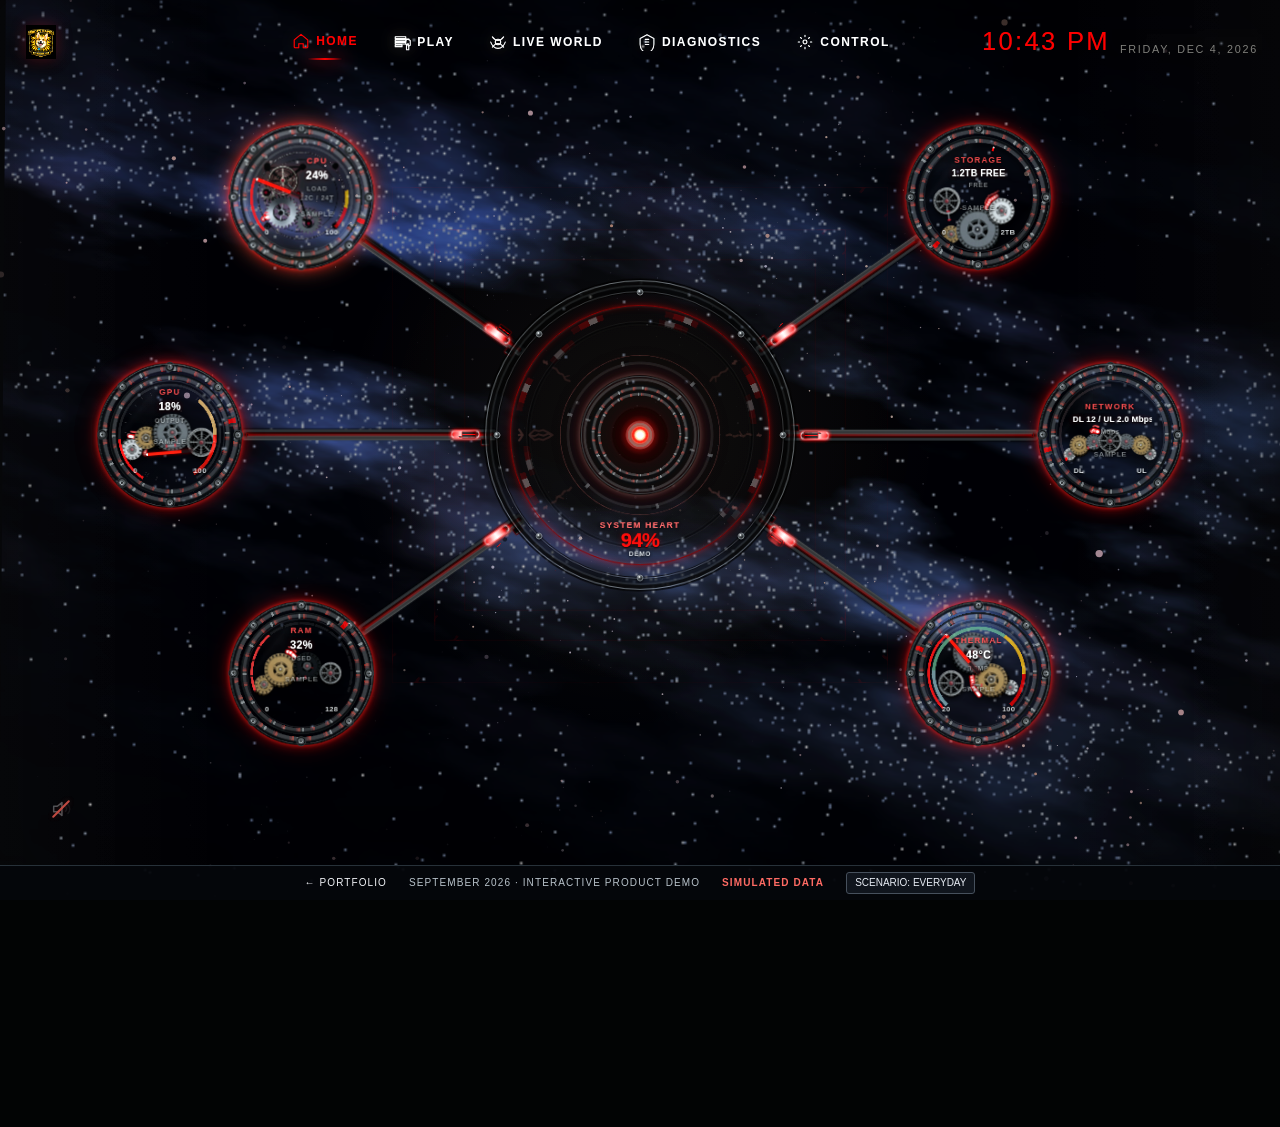
<file: index.html>
<!doctype html>
<html lang="en"><head><meta charset="utf-8"><meta name="viewport" content="width=device-width,initial-scale=1"><meta name="theme-color" content="#000000"><title>RUCA OS · Interactive demo</title><script src="/assets/demo-redirect.js" defer></script></head><body><p><a href="/demo/">Open the RUCA OS interactive demo</a></p><p><a href="/portfolio/">Anthony Moncion’s portfolio</a></p></body></html>
</file>
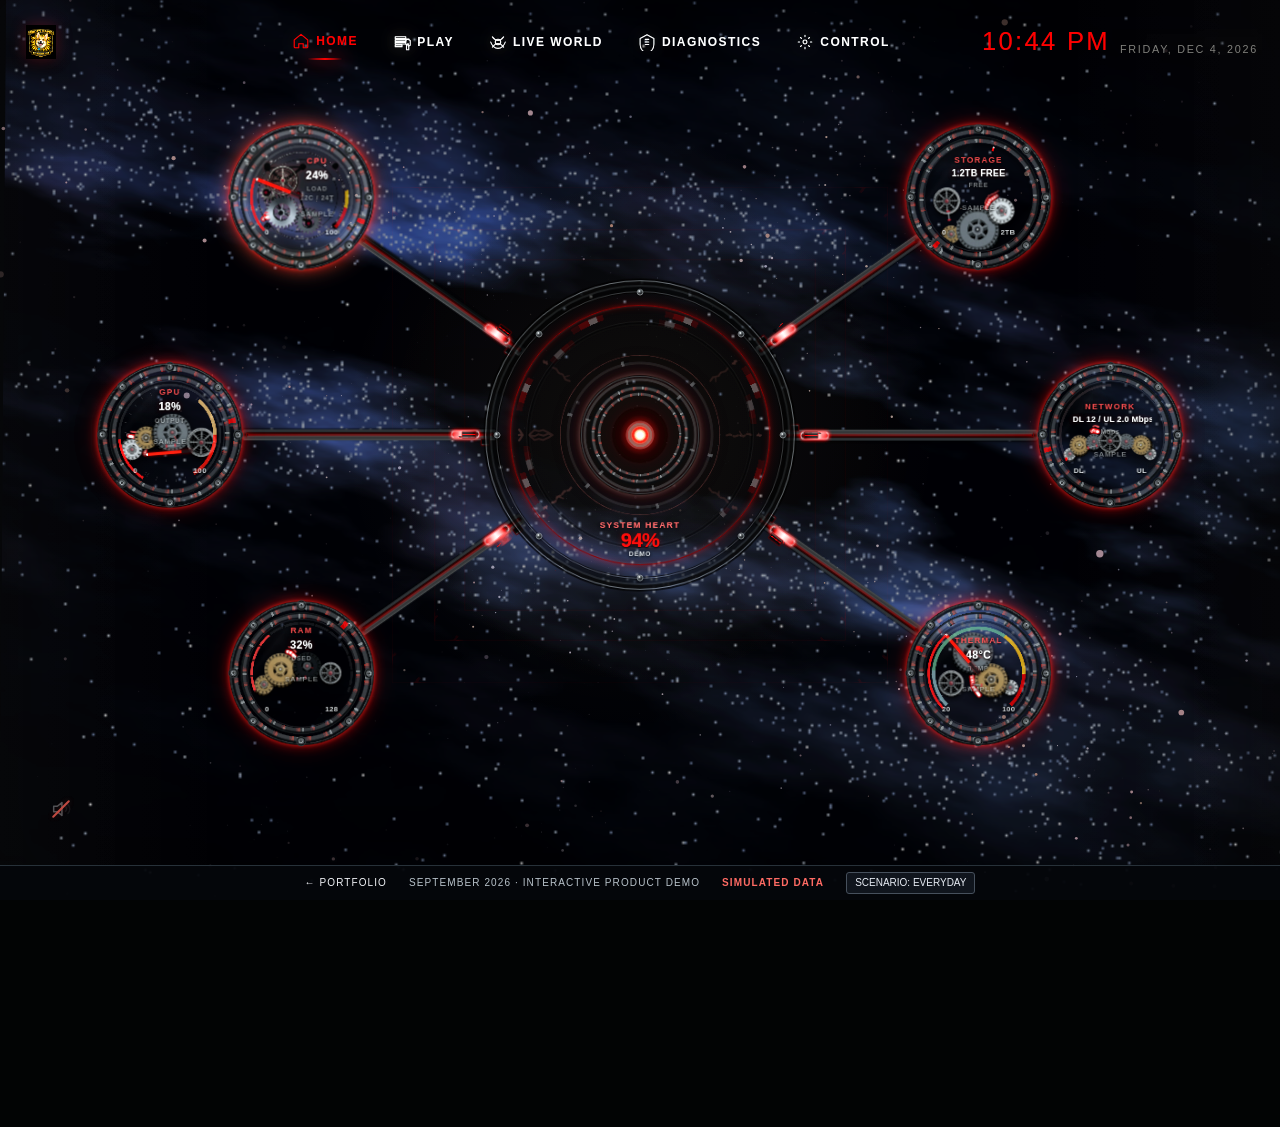
<file: demo/index.html>
<!DOCTYPE html>
<html lang="en">
<head>
  <meta charset="UTF-8" />
  <meta name="viewport" content="width=device-width, initial-scale=1.0" />
  <meta name="ruca-build-identity" content="RUCA_SEPTEMBER_PUBLIC_DEMO_3ce2807" />
<meta http-equiv="Content-Security-Policy" content="default-src 'self'; script-src 'self' 'unsafe-inline' 'unsafe-eval'; style-src 'self' 'unsafe-inline'; img-src 'self' data: blob:; media-src 'self' blob:; connect-src 'none'; worker-src 'self' blob:; object-src 'none'; base-uri 'self'; form-action 'none'">
  <title>RUCA OS — September Product Demo</title>
  <link rel="icon" type="image/png" href="assets/RucaLogo.png" />
  <link rel="stylesheet" href="css/ruca.css?v=pass62-cpu-real-world-materials-2" />
  <link rel="stylesheet" href="css/public-demo.css" />
  <!-- PASS03C: This is the INDUSTRIAL DESIGN PASS, not a feature pass. -->
</head>
<body class="pass08-captivating-body pass09-unity-body pass10-cosmic-body pass12-living-machine pass13-cosmic-control pass14-atmosphere-engine pass15-source-layer pass15b-function-layer pass16a-motion-recovery pass16b-experience-convergence pass16c-core-navigation pass16d-energy-conduits pass16e-flight-camera pass16f-pattern-translation pass16g-world-viewport pass17a-controller-recovery pass17c1-home-radial-scaffold pass17c2c-home-living-system m01-public-showcase pass17d-weather-proof pass17e-live-world-unification pass18-starfield-engine pass19-unified-activation pass29a-borderless-chassis pass30-canonical-declutter pass31a-product-direction pass44-functional-instruments pass46-cpu-master" data-world="home">
  <canvas id="rucaStarfield" class="ruca-starfield" aria-hidden="true"></canvas>
  <div id="rucaWorldTravel" class="ruca-world-travel" data-state="idle" aria-hidden="true">
    <span class="ruca-travel-streaks"></span>
    <span class="ruca-travel-debris"></span>
    <span class="ruca-travel-handoff"></span>
    <span class="ruca-travel-axis"></span>
    <span id="rucaTravelDestination" class="ruca-travel-destination"></span>
  </div>
  <div id="drift" aria-hidden="true"></div>
  <div id="rucaApp" class="ruca-shell black-ceramic chassis-surface machined-surface pass06-command-center pass07-home-negative-space pass08-captivating-by-design pass09-unity-purpose pass12-living-machine">
    <header class="top-shell">
      <section class="brand-block structural-seam gold-trim titanium-rail instrument-housing glass-inset chassis-seam" aria-label="RUCA OS">
        <img src="assets/RucaLogo.png" alt="RUCA logo" class="brand-logo" />
      </section>

      <nav class="world-nav structural-seam titanium-rail instrument-housing chassis-seam" aria-label="RUCA world navigation">
        <button data-page="home" class="nav-btn active">
          <span class="nav-ico" aria-hidden="true">
            <svg viewBox="0 0 24 24" focusable="false" aria-hidden="true">
              <path d="M12 3.2 3 10.5V20a1 1 0 0 0 1 1h5v-5.3h6V21h5a1 1 0 0 0 1-1V10.5L12 3.2Z" />
            </svg>
          </span>
          <span class="nav-label">HOME</span>
        </button>
        <button data-page="play" class="nav-btn">
          <span class="nav-ico" aria-hidden="true">
            <svg viewBox="0 0 24 24" focusable="false" aria-hidden="true">
              <path d="M3 5h14v2.5h-14V5Zm0 4h14v2.2H3V9Zm0 3.5h14v2.2H3v-2.2Zm0 3.5h9v2.2H3v-2.2Zm15 0h3v6.3h-3V16Zm2.5-7.4V8.6l2.5 1.4v6.4l-2.5 1.4v-3.4h-1V16h-1.5v-1.1H17V10.5h.5V8.6h3.8v-0.5h-3.8Z" />
            </svg>
          </span>
          <span class="nav-label">PLAY</span>
        </button>
        <button data-page="live" class="nav-btn">
          <span class="nav-ico" aria-hidden="true">
            <svg viewBox="0 0 24 24" focusable="false" aria-hidden="true">
              <circle cx="12" cy="12" r="3.6" />
              <path d="M2.3 12C3.2 15.9 7.3 20.5 12 20.5S20.8 15.9 21.7 12M4.5 5.2C6 7.3 8.8 10 12 10s6-2.7 7.5-4.8M4.5 18.8c1.5-2.1 4.3-4.8 7.5-4.8s6 2.7 7.5 4.8" />
            </svg>
          </span>
          <span class="nav-label">LIVE WORLD</span>
        </button>
        <button data-page="diagnostics" class="nav-btn">
          <span class="nav-ico" aria-hidden="true">
            <svg viewBox="0 0 24 24" focusable="false" aria-hidden="true">
              <path d="M12 2.4 2.8 7.2v7.8c0 5.3 3.8 10.2 9.2 12 5.4-1.8 9.2-6.7 9.2-12V7.2L12 2.4Z" />
              <path d="M9.7 15.3h4.6M9.7 11.9h4.6M9.7 8.5h4.6" />
            </svg>
          </span>
          <span class="nav-label">DIAGNOSTICS</span>
        </button>
        <button data-page="control" class="nav-btn">
          <span class="nav-ico" aria-hidden="true">
            <svg viewBox="0 0 24 24" focusable="false" aria-hidden="true">
              <circle cx="12" cy="12" r="2.6" />
              <path d="M3 12h1.8M19.2 12H21M12 3v1.8M12 19.2V21M6 6l1.3 1.3M16.7 16.7 18 18M6 18l1.3-1.3M16.7 7.3 18 6" />
            </svg>
          </span>
          <span class="nav-label">CONTROL</span>
        </button>
      </nav>

      <section class="time-block glass-inlay glass-inset ceramic-field instrument-housing">
        <div id="clock" class="clock">09:42 PM</div>
        <div id="dateLine" class="date-line">CHECKING</div>
      </section>
    </header>

    <section class="intelligence-ribbon structural-seam gold-trim instrument-cluster smoked-glass warm-gold recessed-bay chassis-seam" hidden aria-hidden="true">
      <div class="ribbon-title">INTELLIGENCE RIBBON</div>
      <div class="ribbon-grid">
        <div class="ribbon-card"><span id="ribbonSystemState">CHECKING SYSTEM</span><small id="ribbonSystemDetail">Waiting for canonical telemetry.</small></div>
        <div class="ribbon-card"><span id="ribbonBridgeState">CHECKING BRIDGE</span><small id="ribbonBridgeDetail">Deterministic demonstration data</small></div>
        <div class="ribbon-card"><span id="ribbonThermalState">CHECKING THERMALS</span><small id="ribbonThermalDetail">No thermal state is inferred.</small></div>
        <div class="ribbon-card"><span id="ribbonStorageState">CHECKING STORAGE</span><small id="ribbonStorageDetail">No storage health is inferred.</small></div>
        <div class="ribbon-card"><span id="ribbonDiagnosticState">DIAGNOSTICS CHECKING</span><small id="ribbonDiagnosticDetail">Waiting for a fresh machine sample.</small></div>
      </div>
    </section>

    <main class="stage">
      <section id="page-home" class="page active instrument-cluster machined-surface" data-title="HOME">
        <div class="home-heading" hidden aria-hidden="true">
          <div class="eyebrow">WELCOME HOME</div>
          <h1 id="homeMissionState">CHECKING SYSTEM</h1>
          <div class="machine-name">DEMO WORKSTATION</div>
        </div>

        <div class="chronograph-system" id="homeChronograph">
          <div id="rucaSemanticPulseLayer" class="ruca-semantic-pulse-layer" aria-hidden="true">
            <span class="ruca-semantic-pulse-ring"></span>
            <span class="ruca-semantic-pulse-core"></span>
          </div>
          <span id="rucaSemanticPulseStatus" class="sr-only ruca-semantic-pulse-status" aria-live="polite" aria-atomic="true"></span>
          <div class="chrono-ring ring-a"></div>
          <div class="chrono-ring ring-b"></div>
          <div class="chrono-ring ring-c"></div>
          <div class="chrono-ring ring-b gear-ring"></div>
          <div class="chrono-ring ring-a gear-ring"></div>
          <div class="bridge-line connector-arm cpu-line" data-energy-direction="in" data-energy-role="CPU RETURN" data-conduit-termination="mechanical-coupler" aria-hidden="true">
            <span class="conduit-housing"></span><span class="conduit-glass"></span><span class="conduit-conductor"></span>
            <span class="energy-packet packet-a"></span><span class="energy-packet packet-b"></span>
            <span class="pivot-node"></span>
          </div>
          <div class="bridge-line connector-arm gpu-line" data-energy-direction="out" data-energy-role="GPU COMMAND" data-conduit-termination="mechanical-coupler" aria-hidden="true">
            <span class="conduit-housing"></span><span class="conduit-glass"></span><span class="conduit-conductor"></span>
            <span class="energy-packet packet-a"></span><span class="energy-packet packet-b"></span>
            <span class="pivot-node"></span>
          </div>
          <div class="bridge-line connector-arm ram-line" data-energy-direction="in" data-energy-role="RAM RETURN" data-conduit-termination="mechanical-coupler" aria-hidden="true">
            <span class="conduit-housing"></span><span class="conduit-glass"></span><span class="conduit-conductor"></span>
            <span class="energy-packet packet-a"></span><span class="energy-packet packet-b"></span>
            <span class="pivot-node"></span>
          </div>
          <div class="bridge-line connector-arm storage-line" data-energy-direction="out" data-energy-role="STORAGE COMMAND" data-conduit-termination="mechanical-coupler" aria-hidden="true">
            <span class="conduit-housing"></span><span class="conduit-glass"></span><span class="conduit-conductor"></span>
            <span class="energy-packet packet-a"></span><span class="energy-packet packet-b"></span>
            <span class="pivot-node"></span>
          </div>
          <div class="bridge-line connector-arm network-line" data-energy-direction="in" data-energy-role="NETWORK RETURN" data-conduit-termination="mechanical-coupler" aria-hidden="true">
            <span class="conduit-housing"></span><span class="conduit-glass"></span><span class="conduit-conductor"></span>
            <span class="energy-packet packet-a"></span><span class="energy-packet packet-b"></span>
            <span class="pivot-node"></span>
          </div>
          <div class="bridge-line connector-arm thermal-line" data-energy-direction="out" data-energy-role="THERMAL COMMAND" data-conduit-termination="mechanical-coupler" aria-hidden="true">
            <span class="conduit-housing"></span><span class="conduit-glass"></span><span class="conduit-conductor"></span>
            <span class="energy-packet packet-a"></span><span class="energy-packet packet-b"></span>
            <span class="pivot-node"></span>
          </div>

          <div class="system-heart" data-detail="SYSTEM" role="status" aria-label="System Heart status">
            <span class="heart-outer-structure" aria-hidden="true"></span>
            <span class="heart-fastener-ring" aria-hidden="true">
              <span class="heart-fastener fastener-n"></span><span class="heart-fastener fastener-ne"></span>
              <span class="heart-fastener fastener-e"></span><span class="heart-fastener fastener-se"></span>
              <span class="heart-fastener fastener-s"></span><span class="heart-fastener fastener-sw"></span>
              <span class="heart-fastener fastener-w"></span><span class="heart-fastener fastener-nw"></span>
            </span>
            <span class="heart-smoked-glass" aria-hidden="true"></span>
            <div class="heart-energy-field" aria-hidden="true" data-rgb-audit-class="HOME_ENERGY_TRANSFER_TRACE">
              <span class="heart-energy-transfer heart-energy-transfer-outer" data-interface="storage" data-trace-profile="a"></span>
              <span class="heart-energy-transfer heart-energy-transfer-outer" data-interface="network" data-trace-profile="b"></span>
              <span class="heart-energy-transfer heart-energy-transfer-outer" data-interface="thermal" data-trace-profile="c"></span>
              <span class="heart-energy-transfer heart-energy-transfer-outer" data-interface="ram" data-trace-profile="b"></span>
              <span class="heart-energy-transfer heart-energy-transfer-outer" data-interface="gpu" data-trace-profile="c"></span>
              <span class="heart-energy-transfer heart-energy-transfer-outer" data-interface="cpu" data-trace-profile="a"></span>
              <span class="heart-energy-transfer heart-energy-transfer-inner" data-interface="storage" data-trace-profile="b"></span>
              <span class="heart-energy-transfer heart-energy-transfer-inner" data-interface="network" data-trace-profile="c"></span>
              <span class="heart-energy-transfer heart-energy-transfer-inner" data-interface="thermal" data-trace-profile="a"></span>
              <span class="heart-energy-transfer heart-energy-transfer-inner" data-interface="ram" data-trace-profile="c"></span>
              <span class="heart-energy-transfer heart-energy-transfer-inner" data-interface="gpu" data-trace-profile="a"></span>
              <span class="heart-energy-transfer heart-energy-transfer-inner" data-interface="cpu" data-trace-profile="b"></span>
              <div class="heart-energy-channel heart-energy-channel-outer"></div>
              <div class="heart-energy-channel heart-energy-channel-inner"></div>
            </div>
            <span class="heart-telemetry-ring telemetry-ring-outer" aria-hidden="true"></span>
            <span class="heart-telemetry-ring telemetry-ring-inner" aria-hidden="true"></span>
            <div class="heart-reactor-aperture" aria-hidden="true">
              <div class="heart-rotor-inner" aria-hidden="true"></div>
            </div>
            <span class="heart-mount mount-cpu" aria-hidden="true"></span>
            <span class="heart-mount mount-gpu" aria-hidden="true"></span>
            <span class="heart-mount mount-ram" aria-hidden="true"></span>
            <span class="heart-mount mount-storage" aria-hidden="true"></span>
            <span class="heart-mount mount-network" aria-hidden="true"></span>
            <span class="heart-mount mount-thermal" aria-hidden="true"></span>
            <span class="heart-readout">
              <span class="heart-label">SYSTEM HEART</span>
              <span id="heartScore" class="heart-score">--</span>
              <span id="heartState" class="heart-state">CHECKING BRIDGE</span>
            </span>
          </div>

          <button type="button" class="complication comp-cpu ruca-gauge" data-component="CPU" data-gauge-kind="tachometer">
            <span class="gauge-chassis instrument-assembly">
              <span class="gauge-outer-edge"></span>
              <span class="gauge-bezel">
                <span class="gauge-conduit-port"></span>
                <span class="gauge-fastener-ring"><span class="gauge-fastener fastener-n"></span><span class="gauge-fastener fastener-ne"></span><span class="gauge-fastener fastener-e"></span><span class="gauge-fastener fastener-se"></span><span class="gauge-fastener fastener-s"></span><span class="gauge-fastener fastener-sw"></span><span class="gauge-fastener fastener-w"></span><span class="gauge-fastener fastener-nw"></span></span>
              </span>
              <span class="secondary-housing-ring"></span>
              <canvas class="instrument-render-surface" data-mechanical-key="cpu" aria-hidden="true"></canvas>
              <span class="mechanical-movement cpu-master-transmission" aria-hidden="true"></span>
              <canvas class="ruca-mechanical-canvas" data-ruca-renderer="cpu-babylon" aria-hidden="true" hidden></canvas>
              <span class="instrument-face" aria-hidden="true"><span class="performance-zones"></span><span class="tick-ring"></span><span class="meter-arc"></span><span class="needle"></span><span class="scale-mark scale-min">0</span><span class="scale-mark scale-max">100</span></span>
              <span class="gauge-readout"><span class="comp-label">CPU</span><strong id="homeCPU">CHECKING</strong><small class="gauge-unit">LOAD</small><small class="gauge-support">12C / 24T</small></span>
              <span class="gauge-glass"></span>
            </span>
            <span class="sr-only">Ryzen 9 5900X</span>
          </button>
          <button type="button" class="complication comp-gpu ruca-gauge" data-component="GPU" data-gauge-kind="power">
            <span class="gauge-chassis instrument-assembly">
              <span class="gauge-outer-edge"></span>
              <span class="gauge-bezel">
                <span class="gauge-conduit-port"></span>
                <span class="gauge-fastener-ring"><span class="gauge-fastener fastener-n"></span><span class="gauge-fastener fastener-ne"></span><span class="gauge-fastener fastener-e"></span><span class="gauge-fastener fastener-se"></span><span class="gauge-fastener fastener-s"></span><span class="gauge-fastener fastener-sw"></span><span class="gauge-fastener fastener-w"></span><span class="gauge-fastener fastener-nw"></span></span>
              </span>
              <span class="secondary-housing-ring"></span>
              <canvas class="instrument-render-surface" data-mechanical-key="gpu" aria-hidden="true"></canvas>
              <span class="mechanical-movement" aria-hidden="true"></span>
              <span class="instrument-face" aria-hidden="true"><span class="performance-zones"></span><span class="tick-ring"></span><span class="meter-arc"></span><span class="needle"></span><span class="scale-mark scale-min">0</span><span class="scale-mark scale-max">100</span></span>
              <span class="gauge-readout"><span class="comp-label">GPU</span><strong id="homeGPU">CHECKING</strong><small class="gauge-unit">OUTPUT</small></span>
              <span class="gauge-glass"></span>
            </span>
            <span class="sr-only">ASUS RTX 4070 Ti SUPER</span>
          </button>
          <button type="button" class="complication comp-ram ruca-gauge" data-component="RAM" data-gauge-kind="capacity">
            <span class="gauge-chassis instrument-assembly">
              <span class="gauge-outer-edge"></span>
              <span class="gauge-bezel">
                <span class="gauge-conduit-port"></span>
                <span class="gauge-fastener-ring"><span class="gauge-fastener fastener-n"></span><span class="gauge-fastener fastener-ne"></span><span class="gauge-fastener fastener-e"></span><span class="gauge-fastener fastener-se"></span><span class="gauge-fastener fastener-s"></span><span class="gauge-fastener fastener-sw"></span><span class="gauge-fastener fastener-w"></span><span class="gauge-fastener fastener-nw"></span></span>
              </span>
              <span class="secondary-housing-ring"></span>
              <canvas class="instrument-render-surface" data-mechanical-key="ram" aria-hidden="true"></canvas>
              <span class="mechanical-movement" aria-hidden="true"></span>
              <span class="instrument-face" aria-hidden="true"><span class="capacity-segments"></span><span class="scale-mark scale-min">0</span><span class="scale-mark scale-max">128</span></span>
              <span class="gauge-readout"><span class="comp-label">RAM</span><strong id="homeRAM">CHECKING</strong><small class="gauge-unit">USED</small></span>
              <span class="gauge-glass"></span>
            </span>
            <span class="sr-only">Corsair 128GB DDR4</span>
          </button>
          <button type="button" class="complication comp-storage ruca-gauge" data-component="Storage" data-gauge-kind="reserve">
            <span class="gauge-chassis instrument-assembly">
              <span class="gauge-outer-edge"></span>
              <span class="gauge-bezel">
                <span class="gauge-conduit-port"></span>
                <span class="gauge-fastener-ring"><span class="gauge-fastener fastener-n"></span><span class="gauge-fastener fastener-ne"></span><span class="gauge-fastener fastener-e"></span><span class="gauge-fastener fastener-se"></span><span class="gauge-fastener fastener-s"></span><span class="gauge-fastener fastener-sw"></span><span class="gauge-fastener fastener-w"></span><span class="gauge-fastener fastener-nw"></span></span>
              </span>
              <span class="secondary-housing-ring"></span>
              <canvas class="instrument-render-surface" data-mechanical-key="storage" aria-hidden="true"></canvas>
              <span class="mechanical-movement" aria-hidden="true"></span>
              <span class="instrument-face" aria-hidden="true"><span class="reserve-segments"></span><span class="needle"></span><span class="scale-mark scale-min">0</span><span class="scale-mark scale-max">2TB</span></span>
              <span class="gauge-readout"><span class="comp-label">STORAGE</span><strong id="homeStorage">CHECKING</strong><small class="gauge-unit">FREE</small></span>
              <span class="gauge-glass"></span>
            </span>
            <span class="sr-only">Samsung Storage</span>
          </button>
          <button type="button" class="complication comp-network ruca-gauge" data-component="Network" data-gauge-kind="traffic">
            <span class="gauge-chassis instrument-assembly">
              <span class="gauge-outer-edge"></span>
              <span class="gauge-bezel">
                <span class="gauge-conduit-port"></span>
                <span class="gauge-fastener-ring"><span class="gauge-fastener fastener-n"></span><span class="gauge-fastener fastener-ne"></span><span class="gauge-fastener fastener-e"></span><span class="gauge-fastener fastener-se"></span><span class="gauge-fastener fastener-s"></span><span class="gauge-fastener fastener-sw"></span><span class="gauge-fastener fastener-w"></span><span class="gauge-fastener fastener-nw"></span></span>
              </span>
              <span class="secondary-housing-ring"></span>
              <canvas class="instrument-render-surface" data-mechanical-key="network" aria-hidden="true"></canvas>
              <span class="mechanical-movement" aria-hidden="true"></span>
              <span class="instrument-face" aria-hidden="true"><span class="network-channel network-download-channel"></span><span class="network-channel network-upload-channel"></span><span class="scale-mark scale-min">DL</span><span class="scale-mark scale-max">UL</span></span>
              <span class="gauge-readout"><span class="comp-label">NETWORK</span><strong id="homeNetwork">CHECKING</strong><small class="gauge-unit">MB/s</small></span>
              <span class="gauge-glass"></span>
            </span>
            <span class="sr-only">Sample network</span>
          </button>
          <button type="button" class="complication comp-thermal ruca-gauge" data-component="Thermals" data-gauge-kind="thermal">
            <span class="gauge-chassis instrument-assembly">
              <span class="gauge-outer-edge"></span>
              <span class="gauge-bezel">
                <span class="gauge-conduit-port"></span>
                <span class="gauge-fastener-ring"><span class="gauge-fastener fastener-n"></span><span class="gauge-fastener fastener-ne"></span><span class="gauge-fastener fastener-e"></span><span class="gauge-fastener fastener-se"></span><span class="gauge-fastener fastener-s"></span><span class="gauge-fastener fastener-sw"></span><span class="gauge-fastener fastener-w"></span><span class="gauge-fastener fastener-nw"></span></span>
              </span>
              <span class="secondary-housing-ring"></span>
              <canvas class="instrument-render-surface" data-mechanical-key="thermal" aria-hidden="true"></canvas>
              <span class="mechanical-movement" aria-hidden="true"></span>
              <span class="instrument-face" aria-hidden="true"><span class="performance-zones"></span><span class="tick-ring"></span><span class="meter-arc"></span><span class="needle"></span><span class="scale-mark scale-min">20</span><span class="scale-mark scale-max">100</span></span>
              <span class="gauge-readout"><span class="comp-label">THERMAL</span><strong id="homeThermal">CHECKING</strong><small class="gauge-unit">TEMP</small></span>
              <span class="gauge-glass"></span>
            </span>
            <span class="sr-only">be quiet! Cooling</span>
          </button>
        </div>

        <button id="rucaHomeAudioToggle" class="home-audio-toggle" type="button" aria-label="Enable RUCA audio" aria-pressed="true" title="Enable RUCA audio">
          <svg viewBox="0 0 24 24" aria-hidden="true" focusable="false"><path d="M4 9h4l5-4v14l-5-4H4V9Z"/><path class="audio-wave" d="M17 9.5c1.4 1.4 1.4 3.6 0 5M19.5 7c2.8 2.8 2.8 7.2 0 10"/></svg>
        </button>

        <div class="home-caption glass-inlay glass-inset instrument-cluster chassis-seam">
          <button id="rucaLoungeRecovery" class="ruca-lounge-only ruca-lounge-recovery" type="button">RECOVERY</button>
        </div>
      </section>

      <section id="page-play" class="page instrument-cluster machined-surface command-deck-world play-apps-integrated" data-title="PLAY + APPS">
        <div class="mode-header">
          <span>PLAY + APPS // ONE COMMAND WORLD</span>
          <h2>COMMAND DISTRICTS</h2>
          <p>Enter a district, select a launch node, and let the center wheel assume command without leaving the PLAY world.</p>
        </div>
        <div class="integrated-play-layout instrument-cluster">
          <nav id="commandOrbitFilters" class="command-orbit-filters" aria-label="PLAY command districts">
            <button class="command-filter-btn" type="button" data-command-filter="all" aria-pressed="false">ALL <b data-filter-count="all">39</b></button>
            <button class="command-filter-btn" type="button" data-command-filter="favorites" aria-pressed="false">FAVORITES <b data-filter-count="favorites">0</b></button>
            <button class="command-filter-btn" type="button" data-command-filter="recent" aria-pressed="false">RECENT <b data-filter-count="recent">0</b></button>
            <button class="command-filter-btn active" type="button" data-command-filter="games-district" aria-pressed="true">GAMES DISTRICT <b data-filter-count="games-district">0</b></button>
            <button class="command-filter-btn" type="button" data-command-filter="browser-district" aria-pressed="false">BROWSER DISTRICT <b data-filter-count="browser-district">0</b></button>
            <button class="command-filter-btn" type="button" data-command-filter="media-district" aria-pressed="false">MEDIA DISTRICT <b data-filter-count="media-district">0</b></button>
            <button class="command-filter-btn" type="button" data-command-filter="creative-district" aria-pressed="false">CREATIVE DISTRICT <b data-filter-count="creative-district">0</b></button>
            <button class="command-filter-btn" type="button" data-command-filter="ai-district" aria-pressed="false">AI DISTRICT <b data-filter-count="ai-district">0</b></button>
            <button class="command-filter-btn" type="button" data-command-filter="system-district" aria-pressed="false">SYSTEM DISTRICT <b data-filter-count="system-district">0</b></button>
          </nav>
          <section id="playCommandOrbit" class="launcher-orbit command-orbit structural-seam glass-inlay recessed-bay instrument-housing" aria-label="Integrated PLAY command district orbit">
            <span class="command-orbit-ring orbit-ring-inner" aria-hidden="true"></span>
            <span class="command-orbit-ring orbit-ring-middle" aria-hidden="true"></span>
            <span class="command-orbit-ring orbit-ring-outer" aria-hidden="true"></span>
            <span id="commandSelectionLink" class="command-selection-link" aria-hidden="true"></span>
            <button id="commandWheelAction" class="launch-core command-wheel-action bearing-ring instrument-housing gold-calibration" type="button" data-app="Steam" data-app-id="steam" data-status="READY" aria-label="Open selected Steam command">
              <span id="commandWheelKicker">SELECTED PORT</span>
              <span id="commandWheelIcon" class="command-wheel-icon" aria-hidden="true"></span>
              <b id="commandWheelTitle">STEAM</b>
              <small id="commandWheelRole">Game library</small>
              <small id="commandWheelState">READY</small>
              <em>OPEN COMMAND</em>
            </button>
            <button id="commandFavoriteToggle" class="command-favorite-toggle" type="button" aria-label="Add selected command to favorites" aria-pressed="false" title="Toggle selected favorite">
              <svg viewBox="0 0 24 24" aria-hidden="true" focusable="false"><path d="m12 2.8 2.8 5.7 6.3.9-4.6 4.4 1.1 6.3-5.6-3-5.6 3 1.1-6.3-4.6-4.4 6.3-.9Z" /></svg>
            </button>
            <section class="app-grid app-orbit-field" id="appsGrid" aria-label="All RUCA district launch nodes"></section>
            <div id="commandOrbitEmpty" class="command-orbit-empty" hidden>
              <b>NO COMMANDS IN THIS DISTRICT</b>
              <small>Choose another district or favorite a command.</small>
            </div>
            <div class="command-orbit-readout" aria-live="polite">
              <span id="commandWheelCategory">ALL COMMANDS</span>
              <b id="commandWheelPosition">1 / 1</b>
              <small id="commandWheelCollection">39 COMMANDS // MOUSE, WHEEL, D-PAD, CONTROLLER, KEYBOARD</small>
            </div>
          </section>
        </div>
        <section id="rucaMediaDeck" class="ruca-media-deck" aria-label="Spotify Media Deck" hidden>
          <div class="ruca-media-deck-grid">
            <section class="ruca-media-core" aria-labelledby="rucaMediaCoreTitle">
              <div class="ruca-media-core-orbit" aria-hidden="true">
                <span class="ruca-media-core-ring ruca-media-core-ring-outer"></span>
                <span class="ruca-media-core-ring ruca-media-core-ring-index"></span>
                <span class="ruca-media-core-aperture"></span>
              </div>
              <button id="rucaMediaAlbumArtAction" class="ruca-media-art-aperture ruca-media-entity-action gamepad-focusable" type="button" data-media-action="open-album" aria-label="Open current album in RUCA" disabled>
                <img id="rucaMediaArt" class="ruca-media-art" alt="" hidden>
                <span id="rucaMediaArtFallback" class="ruca-media-art-fallback" aria-hidden="true">RUCA<br>MEDIA</span>
              </button>
              <div class="ruca-media-core-readout">
                <span id="rucaMediaConnectionState" class="ruca-media-connection-state">SPOTIFY // STANDBY</span>
                <small id="rucaMediaDeviceState">DEVICE // NOT CONNECTED</small>
              </div>
            </section>

            <section class="ruca-media-primary" aria-label="Spotify playback and account surfaces">
              <section id="rucaMediaNowSurface" class="ruca-media-now-surface" aria-labelledby="rucaMediaCoreTitle">
                <header class="ruca-media-metadata">
                  <span class="ruca-media-kicker">SPOTIFY DEMO // NOW PLAYING</span>
                  <h3 id="rucaMediaCoreTitle">SERVICE AWAITS AUTHENTICATION</h3>
                  <button id="rucaMediaArtist" class="ruca-media-identity-action ruca-media-artist-action gamepad-focusable" type="button" data-media-action="open-artist" aria-label="Open current artist in RUCA" disabled>Connect Spotify to route verified playback state through RUCA.</button>
                  <button id="rucaMediaAlbum" class="ruca-media-identity-action ruca-media-album-action gamepad-focusable" type="button" data-media-action="open-album" aria-label="Open current album in RUCA" disabled>ALBUM // DATA UNAVAILABLE</button>
                </header>

                <section class="ruca-media-timeline" aria-label="Playback timeline">
                  <div class="ruca-media-calibration-ticks" aria-hidden="true"></div>
                  <input id="rucaMediaSeek" class="ruca-media-seek gamepad-focusable" type="range" min="0" max="1000" value="0" step="1" aria-label="Seek playback position" disabled>
                  <div class="ruca-media-time-readout"><span id="rucaMediaElapsed">0:00</span><span id="rucaMediaDuration">--:--</span></div>
                </section>

                <section class="ruca-media-transport" aria-label="Playback controls">
                  <button id="rucaMediaPrevious" class="ruca-media-transport-control gamepad-focusable" type="button" aria-label="Previous track" disabled>◀◀</button>
                  <button id="rucaMediaPlayPause" class="ruca-media-play-control gamepad-focusable" type="button" aria-label="Play or pause" disabled>▶</button>
                  <button id="rucaMediaNext" class="ruca-media-transport-control gamepad-focusable" type="button" aria-label="Next track" disabled>▶▶</button>
                </section>

                <section class="ruca-media-track-actions" aria-label="Current track actions">
                  <button id="rucaMediaShuffle" class="ruca-media-state-control gamepad-focusable" type="button" aria-pressed="false" disabled>SHUFFLE</button>
                  <button id="rucaMediaRepeat" class="ruca-media-state-control gamepad-focusable" type="button" aria-pressed="false" disabled>REPEAT</button>
                  <button id="rucaMediaLike" class="ruca-media-state-control gamepad-focusable" type="button" aria-pressed="false" disabled>LIKE</button>
                  <button id="rucaMediaDislike" class="ruca-media-state-control gamepad-focusable" type="button" aria-pressed="false" disabled>RUCA DISLIKE</button>
                </section>
              </section>

              <section id="rucaMediaBrowseSurface" class="ruca-media-browse-surface" aria-labelledby="rucaMediaBrowseTitle" hidden>
                <header class="ruca-media-browse-heading">
                  <span class="ruca-media-kicker">SPOTIFY // RUCA SERVICE SURFACE</span>
                  <h3 id="rucaMediaBrowseTitle">ACCOUNT DATA NOT LOADED</h3>
                  <p id="rucaMediaBrowseMeta">Choose a Spotify command to request verified catalog or account data.</p>
                </header>
                <form id="rucaMediaSearchForm" class="ruca-media-search-form" role="search" hidden>
                  <label for="rucaMediaSearchInput">SEARCH SPOTIFY</label>
                  <div>
                    <input id="rucaMediaSearchInput" class="gamepad-focusable" type="search" autocomplete="off" placeholder="TRACK, ARTIST, ALBUM, OR PLAYLIST" disabled>
                    <button class="ruca-media-search-submit gamepad-focusable" type="submit" disabled>SEARCH</button>
                  </div>
                  <div id="rucaMediaSearchCategories" class="ruca-media-search-categories" aria-label="Spotify search categories">
                    <button class="gamepad-focusable" type="button" data-ruca-media-search-category="tracks" aria-pressed="true" disabled>TRACKS</button>
                    <button class="gamepad-focusable" type="button" data-ruca-media-search-category="artists" aria-pressed="false" disabled>ARTISTS</button>
                    <button class="gamepad-focusable" type="button" data-ruca-media-search-category="albums" aria-pressed="false" disabled>ALBUMS</button>
                    <button class="gamepad-focusable" type="button" data-ruca-media-search-category="playlists" aria-pressed="false" disabled>PLAYLISTS</button>
                  </div>
                </form>
                <div id="rucaMediaBrowseList" class="ruca-media-browse-list" role="list" aria-live="polite">
                  <p class="ruca-media-empty-state">VERIFIED SPOTIFY DATA HAS NOT BEEN REQUESTED.</p>
                </div>
              </section>

              <p class="ruca-media-controller-contract">D-PAD // NAVIGATE CURRENT SURFACE &nbsp; A // PRIMARY ACTION / OPEN / PLAY &nbsp; B // BACK ONE SPOTIFY IA LEVEL &nbsp; Y // SEARCH &nbsp; LB / RB // PREVIOUS / NEXT TRACK &nbsp; TIMELINE LEFT / RIGHT // SEEK</p>
            </section>

            <aside class="ruca-media-support" aria-label="Spotify commands and service state">
              <nav class="ruca-media-service-nav" aria-label="Spotify commands">
                <span>SPOTIFY COMMANDS</span>
                <button class="ruca-media-service-command is-active gamepad-focusable" type="button" data-ruca-media-view="now-playing" aria-current="true">NOW PLAYING</button>
                <button class="ruca-media-service-command gamepad-focusable" type="button" data-ruca-media-view="search">SEARCH</button>
                <button class="ruca-media-service-command gamepad-focusable" type="button" data-ruca-media-view="your-music">YOUR MUSIC</button>
                <button class="ruca-media-service-command gamepad-focusable" type="button" data-ruca-media-view="playlists">PLAYLISTS</button>
                <button class="ruca-media-service-command gamepad-focusable" type="button" data-ruca-media-view="recently-played">RECENTLY PLAYED</button>
                <button class="ruca-media-service-command gamepad-focusable" type="button" data-ruca-media-view="saved-music">SAVED MUSIC</button>
                <button class="ruca-media-service-command gamepad-focusable" type="button" data-ruca-media-view="devices">DEVICES</button>
              </nav>

              <section class="ruca-media-volume" aria-label="Output volume">
                <span>OUTPUT CALIBRATOR</span>
                <div><input id="rucaMediaVolume" class="gamepad-focusable" type="range" min="0" max="100" value="80" step="1" aria-label="Spotify volume" disabled><b id="rucaMediaVolumeValue">80%</b></div>
              </section>

              <section class="ruca-media-queue" aria-labelledby="rucaMediaQueueTitle">
                <span id="rucaMediaQueueTitle">UP NEXT // SAMPLE QUEUE</span>
                <div id="rucaMediaQueueList" class="ruca-media-queue-list" role="list" aria-live="polite">
                  <p class="ruca-media-empty-state">UPCOMING TRACKS NOT LOADED.</p>
                </div>
              </section>
              <button id="rucaMediaConnect" class="ruca-media-connect gamepad-focusable" type="button">CONNECT SPOTIFY</button>
            </aside>
          </div>

          <footer class="ruca-media-ticker" aria-live="polite">
            <span>PLAY</span><i>›</i><span>MEDIA DISTRICT</span><i>›</i><span>SPOTIFY</span><i>›</i><b id="rucaMediaTickerState">SERVICE STANDBY</b>
            <em id="rucaMediaTickerDetail">Select CONNECT SPOTIFY to begin verified service authentication.</em>
          </footer>
        </section>
      </section>

        <section id="page-live" class="page instrument-cluster machined-surface" data-title="LIVE WORLD">
        <div class="mode-header">
          <span>RUCA INTELLIGENCE</span>
          <h2>LIVE WORLD CONCIERGE</h2>
          <p>Verified conditions, signals, and source status from one observation deck.</p>
        </div>
          <div class="live-grid live-world" id="liveWorld" data-world="weather">
            <aside class="lane-switcher world-nav-spine structural-seam titanium-rail recessed-bay instrument-housing" aria-label="Live World lanes">
            <button class="lane-btn active" data-lane="weather" data-source-state="NOT QUERIED">WEATHER</button>
            <button class="lane-btn" data-lane="market" data-source-state="NOT QUERIED">MARKET</button>
            <button class="lane-btn" data-lane="news" data-source-state="NOT QUERIED">WORLD</button>
            <button class="lane-btn" data-lane="sports" data-source-state="NOT QUERIED">SPORTS</button>
            <button class="lane-btn" data-lane="celestial" data-source-state="NOT QUERIED">CELESTIAL</button>
          </aside>
            <section class="lane-stage world-stage glass-inlay structural-seam recessed-bay" id="laneStage" aria-live="polite"></section>
        </div>
      </section>

      <section id="page-diagnostics" class="page instrument-cluster machined-surface passive-monitor" data-title="DIAGNOSTICS">
        <div class="diag-shell instrument-cluster recessed-bay">
          <aside class="sensor-groups structural-seam ceramic-field instrument-housing">
            <span class="tiny-label">SENSOR GROUPS</span>
            <h2>DIAGNOSTICS</h2>
            <div id="sensorButtons" class="sensor-buttons"></div>
            <button id="runScan" class="scan-btn">REFRESH TELEMETRY</button>
          </aside>

          <section class="rapid-lab glass-inlay glass-inset recessed-bay">
            <div class="lab-topline">
              <div>
                <span class="tiny-label">RUCA RAPID PC LAB</span>
                <h2 id="diagTitle">SYSTEM STATUS</h2>
                <strong id="diagBehavior" class="diag-behavior">WAITING FOR EVIDENCE</strong>
                <p id="diagSummary">Checking the canonical local telemetry bridge. No machine state is inferred while data is unavailable.</p>
              </div>
              <div class="health-core-mini bearing-ring gold-calibration">
                <small>SYSTEM HEALTH</small>
                <b id="diagHealth">--</b>
                <span id="diagState">CHECKING</span>
              </div>
            </div>

            <nav class="diagnostics-view-tabs" aria-label="Diagnostics views">
              <button type="button" class="active gamepad-focusable" data-diagnostics-view="evidence">OVERVIEW</button>
              <button type="button" class="gamepad-focusable" data-diagnostics-view="timeline">MACHINE HEALTH TIMELINE</button>
            </nav>

            <div id="diagnosticContext" class="diagnostic-context" aria-live="polite"></div>

            <section id="diagnosticsTimelineView" class="machine-health-timeline" hidden aria-label="Machine Health Timeline">
              <div class="machine-timeline-toolbar">
              <div><span class="tiny-label">SESSION RECONSTRUCTION</span><h3>GROUPED MACHINE HEALTH TIMELINE</h3><small>Routine motion stays informational. Acknowledged never means resolved.</small></div>
              <div class="machine-timeline-filters" role="group" aria-label="Timeline filters">
                <button type="button" class="active gamepad-focusable" data-machine-filter="ALL">ALL</button>
                <button type="button" class="gamepad-focusable" data-machine-filter="REVIEW">REVIEW</button>
                <button type="button" class="gamepad-focusable" data-machine-filter="OBSERVATIONS">OBSERVATIONS</button>
                <button type="button" class="gamepad-focusable" data-machine-filter="RESOLVED">RESOLVED</button>
              </div>
              <div class="machine-timeline-actions">
                <b id="machineTimelineCount">0 SESSION EVENTS</b>
                <button type="button" id="acknowledgeAllMachineEvents" class="scan-btn small-scan gamepad-focusable" disabled>NO GROUPS NEED REVIEW</button>
              </div>
            </div>
            <section id="machineAcknowledgementReport" class="machine-acknowledgement-report" hidden aria-live="polite"></section>
            <div class="machine-timeline-grid">
                <div id="machineTimelineList" class="machine-timeline-list" aria-live="polite"></div>
                <aside id="machineEvidenceInspector" class="machine-evidence-inspector" aria-live="polite"></aside>
              </div>
              <footer class="machine-controller-contract"><span>D-PAD // NAVIGATE</span><span>A // INSPECT</span><span>X // ACKNOWLEDGE</span><span>Y // EVIDENCE</span><span>B // BACK</span></footer>
            </section>

            <div id="diagnosticsEvidenceView">

            <div class="diag-overview-row">
              <div class="scan-core">
                <b id="scanStatus">CHECKING</b>
                <small>Sensor confidence: <span id="diagConfidence">DATA UNAVAILABLE</span></small>
              </div>
              <div class="threshold-box">
                <span>State</span><b id="diagSeverity">CHECKING</b>
              </div>
              <div class="threshold-box">
                <span>Evidence</span><b id="diagLive">DATA UNAVAILABLE</b>
              </div>
              <span id="diagThreshold" hidden>SOURCE-DRIVEN</span>
              <div class="threshold-box">
                <span>Updated</span><b id="lastScan">--</b>
              </div>
            </div>

            <button id="rucaLoungeDetailsToggle" class="ruca-lounge-only ruca-lounge-details-toggle" type="button" aria-expanded="false" aria-controls="rucaLoungeDiagnosticDetail">SHOW LIVE DETAIL</button>

            <div class="lab-main-grid" id="rucaLoungeDiagnosticDetail">
              <section class="chart-panel panel-inset recessed-bay">
                <div class="panel-head"><h3 id="diagVisualTitle">Live Signal Trace</h3><span id="chartUnit">CHECKING</span></div>
                <svg id="sensorChart" viewBox="0 0 640 210" preserveAspectRatio="none" aria-label="Selected sensor live signal trace"></svg>
              </section>
            </div>

            <button id="rucaDiagnosticsDetailToggle" class="diagnostics-detail-toggle gamepad-focusable" type="button" aria-expanded="false" aria-controls="rucaDiagnosticsWorkspace rucaDiagnosticsMetrics rucaDiagnosticsTechnical deepGrid">SHOW TECHNICAL DETAIL</button>

            <nav id="rucaDiagnosticsWorkspace" class="diagnostics-workspace-tabs" aria-label="Technical workspace" hidden>
              <span>TECHNICAL WORKSPACE</span>
              <div role="tablist" aria-label="Technical detail views">
                <button type="button" class="active gamepad-focusable" role="tab" aria-selected="true" data-diagnostics-workspace="source" aria-controls="rucaDiagnosticsMetrics">LIVE EVIDENCE</button>
                <button type="button" class="gamepad-focusable" role="tab" aria-selected="false" data-diagnostics-workspace="map" aria-controls="rucaSensorMapPanel">SENSOR MAP</button>
                <button type="button" class="gamepad-focusable" role="tab" aria-selected="false" data-diagnostics-workspace="benchmark" aria-controls="rucaBenchmarkPanel">BENCHMARK</button>
                <button type="button" class="gamepad-focusable" role="tab" aria-selected="false" data-diagnostics-workspace="raw" aria-controls="deepGrid">RAW INVENTORY</button>
              </div>
            </nav>

            <section id="rucaDiagnosticsMetrics" class="metrics-panel panel-inset recessed-bay" hidden>
              <div class="panel-head"><h3>Current / Source / Update / State</h3><span>Canonical bridge</span></div>
              <div id="metricsTable" class="metrics-table"></div>
            </section>

            <div id="rucaDiagnosticsTechnical" class="shop-lab-grid" hidden>
              <section id="rucaSensorMapPanel" class="panel-inset sensor-tree-panel recessed-bay" hidden>
                <div class="panel-head"><h3>Sensor Drilldown Tree</h3><span>Live source map</span></div>
                <div id="sensorTree" class="sensor-tree"></div>
              </section>
              <section id="rucaBenchmarkPanel" class="panel-inset benchmark-panel recessed-bay" hidden>
                <div class="panel-head"><h3>On-Demand Benchmark Bay</h3><span id="benchmarkStatus">LOADING REGISTRY</span></div>
                <div id="benchmarkCategories" class="benchmark-category-tabs" aria-label="Benchmark categories"></div>
                <div id="benchmarkGrid" class="benchmark-grid">
                  <button class="bench-btn" data-bench="quick-cpu-burst">CPU Burst</button>
                  <button class="bench-btn" data-bench="gpu-raster">GPU Raster</button>
                  <button class="bench-btn" data-bench="memory-bandwidth">Memory Bandwidth</button>
                  <button class="bench-btn" data-bench="storage-latency">Storage Latency</button>
                  <button class="bench-btn" data-bench="network-lan-latency">LAN Latency</button>
                  <button class="bench-btn" data-bench="quick-thermal-response">Thermal Response</button>
                </div>
                <div id="benchmarkResults" class="benchmark-results"><div class="bench-result"><span>BENCHMARK FRAMEWORK</span><b>NOT CONFIGURED</b><small>No benchmark workload has been executed.</small></div></div>
                <div class="bench-actions">
                  <button id="runFullBenchmark" class="scan-btn small-scan">REVIEW FULL SUITE</button>
                  <button id="cancelBenchmark" class="scan-btn small-scan secondary-scan" type="button" disabled>CANCEL JOB</button>
                  <button id="exportReport" class="scan-btn small-scan secondary-scan">EXPORT REPORT</button>
                </div>
              </section>
            </div>

            <div class="deep-grid" id="deepGrid" hidden></div>
            </div>
          </section>

          <aside class="triage-console ceramic-field structural-seam instrument-housing">
            <span class="tiny-label">GUARDIAN CONSOLE</span>
            <h2>TRIAGE</h2>
            <div class="triage-item triage-primary"><h4>WHAT HAPPENED</h4><p id="triWhat">RUCA is waiting for canonical telemetry.</p></div>
            <div class="triage-item triage-detail"><h4>WHY IT MATTERS</h4><p id="triWhy">Machine condition is not inferred from missing data.</p></div>
            <div class="triage-item triage-detail"><h4>CHECK FIRST</h4><p id="triCheck">The public demo uses sample values; no hardware source is connected.</p></div>
            <div class="triage-item triage-primary"><h4>NEXT ACTION</h4><p id="triNext">Leave this page open for automatic recovery or refresh telemetry.</p></div>
            <div class="triage-item triage-detail"><h4>RISK IF IGNORED</h4><p id="triRisk">Assessment unavailable until a real source responds.</p></div>
            <div class="alert-rail" id="alertRail"></div>
          </aside>
        </div>
      </section>

      <section id="page-control" class="page instrument-cluster machined-surface" data-title="CONTROL">
        <div class="mode-header">
          <h2>CONTROL</h2>
        </div>
        <nav class="control-realm-nav" role="tablist" aria-label="Control areas">
          <button type="button" class="control-realm-tab active" role="tab" aria-selected="true" data-control-realm="environment">ENVIRONMENT</button>
          <button type="button" class="control-realm-tab" role="tab" aria-selected="false" data-control-realm="audio">AUDIO</button>
          <button type="button" class="control-realm-tab" role="tab" aria-selected="false" data-control-realm="display">DISPLAY</button>
          <button type="button" class="control-realm-tab" role="tab" aria-selected="false" data-control-realm="input">INPUT</button>
          <button type="button" class="control-realm-tab" role="tab" aria-selected="false" data-control-realm="system">SYSTEM</button>
          <button type="button" class="control-realm-tab" role="tab" aria-selected="false" data-control-realm="profile">PROFILE VAULT</button>
        </nav>
        <div class="control-layout instrument-cluster pass12-control-console">
          <section class="control-core structural-seam glass-inlay recessed-bay instrument-housing pass12-control-command" data-control-realm-panel="profile" hidden aria-hidden="true">
            <div class="profile-vault-current" aria-live="polite">
              <span>ACTIVE PROFILE</span>
              <b id="rucaActivePreset">DEFAULT</b>
              <small>Save the current command setup, then load it exactly as you left it.</small>
            </div>
            <div class="preset-grid" role="group" aria-label="RUCA theme presets">
              <button class="theme-preset active" data-ruca-preset="default" data-ruca-provider="system"><span>RUCA</span><b>Approved Red</b></button>
              <button class="theme-preset" data-ruca-preset="lounge" data-ruca-provider="luxury"><span>DEMO</span><b>Lounge Mode</b></button>
              <button class="theme-preset" data-ruca-preset="red" data-ruca-provider="automotive"><span>Automotive</span><b>Blood Red</b></button>
              <button class="theme-preset" data-ruca-preset="neon" data-ruca-provider="system"><span>High Vis</span><b>Neon Yellow</b></button>
              <button class="theme-preset" data-ruca-preset="night" data-ruca-provider="automotive"><span>Coolant</span><b>Ice Blue</b></button>
              <button class="theme-preset" data-ruca-preset="diagnostics" data-ruca-provider="system"><span>Field</span><b>Emerald</b></button>
              <button class="theme-preset" data-ruca-preset="violet" data-ruca-provider="luxury"><span>Deep</span><b>Violet</b></button>
              <button class="theme-preset" data-ruca-preset="founder" data-ruca-provider="luxury"><span>Ace</span><b>Black / Gold</b></button>
            </div>
            <section class="custom-profile-bank" aria-labelledby="rucaCustomProfileTitle">
              <div class="custom-profile-bank-head">
                <span id="rucaCustomProfileTitle">CUSTOM PROFILES</span>
              </div>
              <div class="custom-profile-controls">
                <label class="sr-only" for="rucaCustomProfileSlot">Custom profile slot</label>
                <select id="rucaCustomProfileSlot" aria-describedby="rucaCustomProfileStatus">
                  <option value="1">CUSTOM 1 // EMPTY</option>
                  <option value="2">CUSTOM 2 // EMPTY</option>
                  <option value="3">CUSTOM 3 // EMPTY</option>
                  <option value="4">CUSTOM 4 // EMPTY</option>
                </select>
                <label class="sr-only" for="rucaCustomProfileName">Profile name</label>
                <input id="rucaCustomProfileName" type="text" maxlength="32" placeholder="Name this profile" autocomplete="off" />
                <button type="button" id="rucaSaveCustomProfile">SAVE</button>
                <button type="button" id="rucaLoadCustomProfile" disabled>LOAD</button>
                <button type="button" id="rucaClearCustomProfile" disabled>CLEAR</button>
              </div>
              <small id="rucaCustomProfileStatus" aria-live="polite">CUSTOM 1 IS EMPTY.</small>
            </section>
            <div class="control-actions">
              <button class="ruca-restore-btn command-btn secondary-command" id="rucaResetTheme">RESET DEFAULT</button>
            </div>
          </section>
          <section class="control-cards structural-seam recessed-bay pass12-control-matrix pass14-atmosphere-panel" id="rucaCustomizer">
            <details class="atmo-section global-theme-section" data-control-realm-panel="environment">
              <summary><span>Global Theme</span></summary>
              <div class="ruca-palette-engine">
                <div class="ruca-palette-mode-row">
                  <div class="ruca-custom-control">
                    <label for="rucaPaletteMode">Palette source</label>
                    <select id="rucaPaletteMode" aria-describedby="rucaPaletteInheritance">
                      <option value="preset">Preset</option>
                      <option value="custom">Custom</option>
                      <option value="derived">Preset + overrides</option>
                    </select>
                  </div>
                  <small id="rucaPaletteInheritance" aria-live="polite">ENGINE DEFAULT → PRESET → GROUP → TOKEN → INTERACTION</small>
                </div>
                <fieldset class="ruca-palette-groups">
                  <legend>Semantic group overrides</legend>
                  <div class="ruca-semantic-palette-grid ruca-group-palette-grid">
                    <div class="ruca-semantic-token-control"><label for="rucaPaletteGroupAccents">Accents</label><input id="rucaPaletteGroupAccents" type="color" value="#ff0000" data-ruca-theme-group="accents"><button type="button" class="ruca-token-reset" data-ruca-reset-group="accents">RESET</button></div>
                    <div class="ruca-semantic-token-control"><label for="rucaPaletteGroupMaterials">Materials</label><input id="rucaPaletteGroupMaterials" type="color" value="#111518" data-ruca-theme-group="materials"><button type="button" class="ruca-token-reset" data-ruca-reset-group="materials">RESET</button></div>
                    <div class="ruca-semantic-token-control"><label for="rucaPaletteGroupInstruments">Instruments</label><input id="rucaPaletteGroupInstruments" type="color" value="#ff0000" data-ruca-theme-group="instruments"><button type="button" class="ruca-token-reset" data-ruca-reset-group="instruments">RESET</button></div>
                    <div class="ruca-semantic-token-control"><label for="rucaPaletteGroupEnergy">Energy</label><input id="rucaPaletteGroupEnergy" type="color" value="#ff0000" data-ruca-theme-group="energy"><button type="button" class="ruca-token-reset" data-ruca-reset-group="energy">RESET</button></div>
                    <div class="ruca-semantic-token-control"><label for="rucaPaletteGroupEnvironment">Environment</label><input id="rucaPaletteGroupEnvironment" type="color" value="#030405" data-ruca-theme-group="environment"><button type="button" class="ruca-token-reset" data-ruca-reset-group="environment">RESET</button></div>
                    <div class="ruca-semantic-token-control"><label for="rucaPaletteGroupTypography">Typography</label><input id="rucaPaletteGroupTypography" type="color" value="#e8eced" data-ruca-theme-group="typography"><button type="button" class="ruca-token-reset" data-ruca-reset-group="typography">RESET</button></div>
                    <div class="ruca-semantic-token-control"><label for="rucaPaletteGroupStates">States</label><input id="rucaPaletteGroupStates" type="color" value="#ffb957" data-ruca-theme-group="states"><button type="button" class="ruca-token-reset" data-ruca-reset-group="states">RESET</button></div>
                  </div>
                </fieldset>
                <fieldset class="ruca-palette-tokens">
                  <legend>Individual semantic tokens</legend>
                  <div class="ruca-semantic-palette-grid">
                    <div class="ruca-semantic-token-control"><label for="rucaPalettePrimary">Primary accent</label><input id="rucaPalettePrimary" type="color" value="#ff0000" data-ruca-theme-token="primary"><button type="button" class="ruca-token-reset" data-ruca-reset-token="primary">RESET</button></div>
                    <div class="ruca-semantic-token-control"><label for="rucaPaletteSecondary">Secondary accent</label><input id="rucaPaletteSecondary" type="color" value="#ff0000" data-ruca-theme-token="secondary"><button type="button" class="ruca-token-reset" data-ruca-reset-token="secondary">RESET</button></div>
                    <div class="ruca-semantic-token-control"><label for="rucaPaletteTertiary">Tertiary accent</label><input id="rucaPaletteTertiary" type="color" value="#ffffff" data-ruca-theme-token="tertiary"><button type="button" class="ruca-token-reset" data-ruca-reset-token="tertiary">RESET</button></div>
                    <div class="ruca-semantic-token-control"><label for="rucaPaletteBackground">Background</label><input id="rucaPaletteBackground" type="color" value="#030405" data-ruca-theme-token="background"><button type="button" class="ruca-token-reset" data-ruca-reset-token="background">RESET</button></div>
                    <div class="ruca-semantic-token-control"><label for="rucaPaletteHousing">Housing</label><input id="rucaPaletteHousing" type="color" value="#111518" data-ruca-theme-token="housing"><button type="button" class="ruca-token-reset" data-ruca-reset-token="housing">RESET</button></div>
                    <div class="ruca-semantic-token-control"><label for="rucaPaletteBezel">Bezel</label><input id="rucaPaletteBezel" type="color" value="#8a9397" data-ruca-theme-token="bezel"><button type="button" class="ruca-token-reset" data-ruca-reset-token="bezel">RESET</button></div>
                    <div class="ruca-semantic-token-control"><label for="rucaPaletteScrews">Screws</label><input id="rucaPaletteScrews" type="color" value="#7f888c" data-ruca-theme-token="screws"><button type="button" class="ruca-token-reset" data-ruca-reset-token="screws">RESET</button></div>
                    <div class="ruca-semantic-token-control"><label for="rucaPaletteMechanicalMetal">Mechanical metal</label><input id="rucaPaletteMechanicalMetal" type="color" value="#c6ced1" data-ruca-theme-token="mechanicalMetal"><button type="button" class="ruca-token-reset" data-ruca-reset-token="mechanicalMetal">RESET</button></div>
                    <div class="ruca-semantic-token-control"><label for="rucaPaletteGears">Gears</label><input id="rucaPaletteGears" type="color" value="#c6ced1" data-ruca-theme-token="gears"><button type="button" class="ruca-token-reset" data-ruca-reset-token="gears">RESET</button></div>
                    <div class="ruca-semantic-token-control"><label for="rucaPaletteJewels">Jewels</label><input id="rucaPaletteJewels" type="color" value="#d71d2d" data-ruca-theme-token="jewels"><button type="button" class="ruca-token-reset" data-ruca-reset-token="jewels">RESET</button></div>
                    <div class="ruca-semantic-token-control"><label for="rucaPaletteGlassTint">Glass tint</label><input id="rucaPaletteGlassTint" type="color" value="#020507" data-ruca-theme-token="glassTint"><button type="button" class="ruca-token-reset" data-ruca-reset-token="glassTint">RESET</button></div>
                    <div class="ruca-semantic-token-control"><label for="rucaPaletteTelemetryTrace">Telemetry trace</label><input id="rucaPaletteTelemetryTrace" type="color" value="#ff0000" data-ruca-theme-token="telemetryTrace"><button type="button" class="ruca-token-reset" data-ruca-reset-token="telemetryTrace">RESET</button></div>
                    <div class="ruca-semantic-token-control"><label for="rucaPaletteNeedles">Needles</label><input id="rucaPaletteNeedles" type="color" value="#ff0000" data-ruca-theme-token="needles"><button type="button" class="ruca-token-reset" data-ruca-reset-token="needles">RESET</button></div>
                    <div class="ruca-semantic-token-control"><label for="rucaPaletteRails">Rails</label><input id="rucaPaletteRails" type="color" value="#ff0000" data-ruca-theme-token="rails"><button type="button" class="ruca-token-reset" data-ruca-reset-token="rails">RESET</button></div>
                    <div class="ruca-semantic-token-control"><label for="rucaPaletteConduitPackets">Conduit packets</label><input id="rucaPaletteConduitPackets" type="color" value="#ff0000" data-ruca-theme-token="conduitPackets"><button type="button" class="ruca-token-reset" data-ruca-reset-token="conduitPackets">RESET</button></div>
                    <div class="ruca-semantic-token-control"><label for="rucaPaletteStars">Stars</label><input id="rucaPaletteStars" type="color" value="#ff0000" data-ruca-theme-token="stars"><button type="button" class="ruca-token-reset" data-ruca-reset-token="stars">RESET</button></div>
                    <div class="ruca-semantic-token-control"><label for="rucaPaletteParticles">Particles</label><input id="rucaPaletteParticles" type="color" value="#f5d98f" data-ruca-theme-token="particles"><button type="button" class="ruca-token-reset" data-ruca-reset-token="particles">RESET</button></div>
                    <div class="ruca-semantic-token-control"><label for="rucaPaletteAura">Aura</label><input id="rucaPaletteAura" type="color" value="#ff0000" data-ruca-theme-token="aura"><button type="button" class="ruca-token-reset" data-ruca-reset-token="aura">RESET</button></div>
                    <div class="ruca-semantic-token-control"><label for="rucaPaletteGlow">Glow</label><input id="rucaPaletteGlow" type="color" value="#ff0000" data-ruca-theme-token="glow"><button type="button" class="ruca-token-reset" data-ruca-reset-token="glow">RESET</button></div>
                    <div class="ruca-semantic-token-control"><label for="rucaPalettePrimaryText">Primary text</label><input id="rucaPalettePrimaryText" type="color" value="#e8eced" data-ruca-theme-token="primaryText"><button type="button" class="ruca-token-reset" data-ruca-reset-token="primaryText">RESET</button></div>
                    <div class="ruca-semantic-token-control"><label for="rucaPaletteSecondaryText">Secondary text</label><input id="rucaPaletteSecondaryText" type="color" value="#a7a6a0" data-ruca-theme-token="secondaryText"><button type="button" class="ruca-token-reset" data-ruca-reset-token="secondaryText">RESET</button></div>
                    <div class="ruca-semantic-token-control"><label for="rucaPaletteMutedText">Muted text</label><input id="rucaPaletteMutedText" type="color" value="#bcc5c8" data-ruca-theme-token="mutedText"><button type="button" class="ruca-token-reset" data-ruca-reset-token="mutedText">RESET</button></div>
                    <div class="ruca-semantic-token-control"><label for="rucaPaletteWarning">Warning</label><input id="rucaPaletteWarning" type="color" value="#ffb957" data-ruca-theme-token="warning"><button type="button" class="ruca-token-reset" data-ruca-reset-token="warning">RESET</button></div>
                    <div class="ruca-semantic-token-control"><label for="rucaPaletteCritical">Critical</label><input id="rucaPaletteCritical" type="color" value="#f05b4f" data-ruca-theme-token="critical"><button type="button" class="ruca-token-reset" data-ruca-reset-token="critical">RESET</button></div>
                    <div class="ruca-semantic-token-control"><label for="rucaPaletteSuccess">Success</label><input id="rucaPaletteSuccess" type="color" value="#47e6a4" data-ruca-theme-token="success"><button type="button" class="ruca-token-reset" data-ruca-reset-token="success">RESET</button></div>
                  </div>
                </fieldset>
                <div class="ruca-customizer-grid ruca-palette-noncolor-controls">
                  <div class="ruca-custom-control"><label for="rucaFontPick">Font choice</label><select id="rucaFontPick"><option value='"Segoe UI", Inter, Roboto, Arial, sans-serif'>Segoe UI</option><option value='Inter, "Segoe UI", Arial, sans-serif'>Inter</option><option value='"Roboto Condensed", "Segoe UI", Arial, sans-serif'>Roboto Condensed</option><option value='Georgia, serif'>Serif Console</option></select></div>
                </div>
              </div>
            </details>
            <details class="atmo-section home-view-section" data-control-realm-panel="display">
              <summary><span>Home Viewing Distance</span></summary>
              <div class="ruca-customizer-grid home-view-grid">
                <div class="ruca-custom-control">
                  <label for="rucaHomeViewMode">Viewing mode</label>
                  <select id="rucaHomeViewMode">
                    <option value="desk" selected>Desk</option>
                    <option value="standard">Standard</option>
                    <option value="couch">10-foot accessibility</option>
                    <option value="custom">Custom</option>
                  </select>
                </div>
                <div class="slider-row"><span>Home scale</span><input id="rucaHomeScale" type="range" min="70" max="100" value="82" /><b>82%</b></div>
              </div>
            </details>
            <details class="atmo-section brightness-control-section" data-control-realm-panel="display">
              <summary><span>Cockpit Brightness</span></summary>
              <div class="command-control-grid">
                <div class="slider-row"><span>Cockpit Brightness</span><input id="rucaBrightnessSlider" type="range" min="20" max="100" value="62" /><b>62</b></div>
                <label class="ruca-toggle-control ruca-dim-night-control"><input id="rucaDimNight" type="checkbox" /> <span>Dim-night mode</span></label>
              </div>
            </details>
            <details class="atmo-section command-control-section" data-control-realm-panel="system">
              <summary><span>System Commands</span></summary>
              <div class="command-control-grid">
                <button class="ruca-restore-btn ruca-command-button" id="rucaPowerButton" type="button" aria-pressed="false">POWER STANDBY</button>
                <button class="ruca-restore-btn ruca-command-button secondary-command" id="rucaSettingsButton" type="button">OPEN SETTINGS</button>
              </div>
            </details>
            <details class="atmo-section sports-realms-section" data-control-realm-panel="environment">
              <summary><span>Sports Realms</span></summary>
              <div class="sports-realm-grid">
                <div class="ruca-custom-control"><label for="rucaLeagueSelect">League</label><select id="rucaLeagueSelect"></select></div>
                <div class="ruca-custom-control"><label for="rucaTeamSelect">Team</label><select id="rucaTeamSelect"></select></div>
                <div class="ruca-custom-control"><label for="rucaTeamPresetSelect">Preset</label><select id="rucaTeamPresetSelect"><option value="home">Home</option><option value="away">Away</option><option value="alternate">Alternate</option><option value="arena">Arena</option><option value="victory">Victory Pulse</option></select></div>
                <div class="ruca-custom-control apply-cell"><label>Team atmosphere</label><button class="ruca-restore-btn" id="rucaApplyTeamAtmosphere">APPLY TEAM ATMOSPHERE</button></div>
              </div>
              <div class="team-preview-console" id="rucaTeamPreview">
                <div class="team-logo-slot" id="rucaTeamPreviewBadge">NYK</div>
                <div>
                  <span class="tiny-label">CONTROL PREVIEW</span>
                  <b id="rucaTeamPreviewName">New York Knicks</b>
                  <small id="rucaTeamPreviewColors">Primary / secondary / highlight ready</small>
                </div>
                <div class="team-swatch-row" id="rucaTeamPreviewSwatches" aria-hidden="true"></div>
              </div>
            </details>
            <details class="atmo-section source-management-section" id="rucaSourceManagement" data-control-realm-panel="system"><summary><span>Source Management</span></summary><p>EXTERNAL SOURCES UNAVAILABLE IN THIS DEMO</p><p>The desktop product can connect information providers. This public demonstration uses local sample data and does not accept account keys.</p></details>
            <details class="atmo-section pass13-starfield-panel" data-control-realm-panel="environment">
              <summary><span>Starfield Engine</span></summary>
              <div class="star-mood-grid" role="group" aria-label="Starfield mood presets">
                <button class="star-preset active" data-ruca-star-preset="warm"><span>Warm</span><b>Gold</b></button>
                <button class="star-preset" data-ruca-star-preset="blood"><span>Blood</span><b>Red</b></button>
                <button class="star-preset" data-ruca-star-preset="ice"><span>Ice</span><b>Blue</b></button>
                <button class="star-preset" data-ruca-star-preset="emerald"><span>Emerald</span><b>Field</b></button>
                <button class="star-preset" data-ruca-star-preset="violet"><span>Violet</span><b>Deep</b></button>
                <button class="star-preset" data-ruca-star-preset="founder"><span>Founder</span><b>Custom</b></button>
              </div>
              <div class="ruca-customizer-grid starfield-grid">
                <div class="slider-row"><span>Brightness</span><input id="rucaStarBrightness" type="range" min="0" max="100" value="62" /><b>62</b></div>
                <div class="slider-row"><span>Density</span><input id="rucaStarDensity" type="range" min="0" max="100" value="64" /><b>64</b></div>
                <div class="slider-row"><span>Breathing</span><input id="rucaStarBreath" type="range" min="0" max="100" value="34" /><b>34</b></div>
                <div class="slider-row"><span>Drift</span><input id="rucaStarDrift" type="range" min="0" max="100" value="28" /><b>28</b></div>
              </div>
            </details>
            <details class="atmo-section reactor-control-section" data-control-realm-panel="environment">
              <summary><span>Reactor atmosphere &amp; gauges</span></summary>
              <div class="ruca-customizer-grid gauge-control-grid">
                <div class="slider-row"><span>Glow intensity</span><input id="rucaGlowSlider" type="range" min="0" max="100" value="56" /><b>56</b></div>
              </div>
            </details>
            <details class="atmo-section motion-control-section" data-control-realm-panel="environment">
              <summary><span>Motion</span></summary>
              <div class="slider-row"><span>Motion intensity</span><input id="rucaMotionSlider" type="range" min="0" max="100" value="42" /><b>42</b></div>
              <label class="ruca-toggle-control"><input id="rucaReducedMotion" type="checkbox" /> <span>Reduced motion override</span></label>
            </details>
            <details class="atmo-section audio-control-section" data-control-realm-panel="audio">
              <summary><span>Audio</span></summary>
              <div class="ruca-customizer-grid audio-grid">
                <label class="ruca-toggle-control"><input id="rucaAudioEnabled" type="checkbox" /> <span>Enable subtle UI sound cues</span></label>
                <div class="slider-row"><span>Volume</span><input id="rucaCommandVolume" type="range" min="0" max="100" value="25" /><b>25</b></div>
                <button class="ruca-restore-btn ruca-command-button" id="rucaMuteButton" type="button" aria-pressed="true">MUTE AUDIO</button>
              </div>
            </details>
            <details class="atmo-section controller-control-section" data-control-realm-panel="input">
              <summary><span>Controller Mode</span></summary>
              <div class="controller-grid">
                <label class="ruca-toggle-control"><input id="rucaControllerMode" type="checkbox" /> <span>Enable couch control mode</span></label>
                <div class="slider-row"><span>Focus strength</span><input id="rucaFocusStrength" type="range" min="1" max="100" value="70" /><b>70</b></div>
                <div class="ruca-custom-control apply-cell"><label>Focus test</label><button class="ruca-restore-btn" id="rucaTestFocus">TEST FOCUS PATH</button></div>
                <div class="ruca-custom-control apply-cell"><label>Recovery test</label><button class="ruca-restore-btn" id="rucaTestRecovery" type="button">OPEN RECOVERY SYSTEM</button></div>
              </div>
            </details>
            <details class="atmo-section location-control-section" data-control-realm-panel="system"><summary><span>Live World Location</span></summary><p>NEW YORK // ILLUSTRATIVE SAMPLE</p><p>Demonstration weather is fixed. No location permission is requested.</p></details>
          </section>
        </div>
      </section>
    </main>

    <footer class="machine-footer structural-seam ceramic-field titanium-rail chassis-seam">
      <div class="machine-chip footer-shell-state"><span>RUCA COMMAND SHELL</span><small>ONLINE</small></div>
      <div class="machine-chip footer-uptime"><span>RUCA UPTIME</span><small id="uptime">STARTING</small></div>
      <div class="profile-chip"><span>ACE</span><small>Founder Mode</small></div>
    </footer>

    <button id="coreReturnAnchor" class="core-return-anchor" type="button" aria-label="Return HOME through System Heart">
      <span>CORE</span>
      <b>HOME</b>
    </button>
  </div>

  <div id="detailDrawer" class="detail-drawer structural-seam glass-inlay recessed-bay" aria-hidden="true" role="dialog" aria-modal="true" aria-labelledby="drawerTitle" inert>
    <button id="closeDrawer" class="close-drawer" aria-label="Close detail drawer">
      <svg viewBox="0 0 24 24" aria-hidden="true" focusable="false">
        <path d="M18.5 5.5 5.5 18.5M5.5 5.5 18.5 18.5" />
      </svg>
    </button>
    <div class="drawer-kicker">SENSOR DETAIL</div>
    <h2 id="drawerTitle">CPU</h2>
    <div id="drawerContent"></div>
  </div>

  <div id="rucaCommandSearch" class="ruca-command-search" aria-hidden="true" role="dialog" aria-modal="true" aria-labelledby="rucaCommandSearchTitle" inert>
    <div class="ruca-command-search-panel glass-inlay structural-seam recessed-bay">
      <div class="drawer-kicker">COMMAND SEARCH</div>
      <h2 id="rucaCommandSearchTitle">Find Anything</h2>
      <div class="ruca-command-search-workspace">
        <div class="ruca-command-search-query">
          <input id="rucaCommandSearchInput" type="search" autocomplete="off" spellcheck="false" placeholder="Search apps, games, folders, settings, commands" aria-label="Search apps, games, folders, settings, commands" />
          <div id="rucaCommandSearchResults" class="ruca-command-search-results" role="listbox" aria-label="Command search results"></div>
        </div>
        <section id="rucaVirtualKeyboard" class="ruca-virtual-keyboard" aria-label="Controller search keyboard" data-keyboard-page="lower">
          <header><span>CONTROLLER KEYBOARD</span><b id="rucaKeyboardPageLabel">LOWERCASE</b></header>
          <div id="rucaVirtualKeyboardKeys" class="ruca-virtual-keyboard-keys" role="group" aria-label="Virtual keyboard keys"></div>
          <footer><span>A // TYPE</span><span>B // BACK</span><span>X // CLEAR</span><span>LB / RB // PAGE</span><span>START // SEARCH</span><span>VIEW // CLOSE</span></footer>
        </section>
      </div>
      <div class="ruca-command-search-hint">Ctrl+Space or controller Y opens Search. Controller focus begins on the keyboard. Escape or View returns.</div>
    </div>
  </div>

  <section id="rucaRecoveryOverlay" class="ruca-recovery-overlay" aria-hidden="true" role="dialog" aria-modal="true" aria-labelledby="rucaRecoveryTitle" inert>
    <div class="ruca-recovery-console glass-inlay structural-seam recessed-bay">
      <header class="ruca-recovery-header">
        <div>
          <div class="drawer-kicker">PASS17A // CONTROLLER RECOVERY</div>
          <h2 id="rucaRecoveryTitle">CAPTAIN RECOVERY SYSTEM</h2>
          <p>Controller-only escape tools for returning to RUCA after Windows or another app takes focus.</p>
        </div>
        <button id="rucaRecoveryClose" class="ruca-recovery-close" type="button" aria-label="Close controller recovery">CLOSE</button>
      </header>

      <div class="ruca-recovery-status" aria-live="polite">
        <span>GLOBAL CAPTURE</span>
        <b id="rucaRecoveryStatus">CHECKING</b>
        <small id="rucaRecoveryDetail">Hold Start + Back for two seconds. Guide/Home is used only when exposed; Windows overlay suppression is not claimed.</small>
      </div>

      <div class="ruca-recovery-grid" role="group" aria-label="RUCA recovery actions">
        <button type="button" class="ruca-recovery-action is-primary" data-recovery-action="return-home"><span>RUCA</span><b>RETURN HOME</b><small>Foreground RUCA and route HOME</small></button>
        <button type="button" class="ruca-recovery-action" data-recovery-action="switch-window"><span>WINDOWS</span><b>SWITCH WINDOW</b><small>LB / RB window cycle</small></button>
        <button type="button" class="ruca-recovery-action" data-recovery-action="steam"><span>PLAY</span><b>OPEN STEAM</b><small>Verified Steam protocol handoff</small></button>
        <button type="button" class="ruca-recovery-action" data-recovery-action="xbox"><span>PLAY</span><b>OPEN XBOX</b><small>Windows Xbox protocol handoff</small></button>
        <button type="button" class="ruca-recovery-action" data-recovery-action="netflix"><span>MEDIA</span><b>OPEN NETFLIX</b><small>Open configured web browser</small></button>
        <button type="button" class="ruca-recovery-action" data-recovery-action="explorer"><span>WINDOWS</span><b>OPEN EXPLORER</b><small>Open the Windows file system</small></button>
        <button type="button" class="ruca-recovery-action" data-recovery-action="command-search"><span>RUCA</span><b>COMMAND SEARCH</b><small>Y opens launcher and search</small></button>
        <button type="button" class="ruca-recovery-action" data-recovery-action="mouse-mode"><span>CONTROL</span><b>CONTROLLER MOUSE</b><small>Left stick cursor / A click</small></button>
      </div>

      <div class="ruca-recovery-power" role="group" aria-label="Windows power actions">
        <div><span>POWER SAFETY</span><small>Every power action requires a second explicit confirmation. Validation never executes these commands.</small></div>
        <button type="button" data-recovery-power="sleep" data-label="SLEEP PC">SLEEP PC</button>
        <button type="button" data-recovery-power="restart" data-label="RESTART PC">RESTART PC</button>
        <button type="button" data-recovery-power="shutdown" data-label="SHUT DOWN PC">SHUT DOWN PC</button>
      </div>

      <footer class="ruca-recovery-controls">
        <span>LEFT STICK // CURSOR</span><span>A // SELECT</span><span>B / ESC // BACK</span><span>LT / RT // SCROLL</span><span>LB / RB // WINDOWS</span><span>START // ENTER</span><span>Y // SEARCH</span>
      </footer>
    </div>
  </section>

  <aside class="demo-caption" aria-label="Demonstration disclosure"><a href="/portfolio/">← PORTFOLIO</a><span>SEPTEMBER 2026 · INTERACTIVE PRODUCT DEMO</span><strong>SIMULATED DATA</strong><button id="demoScenario" type="button">SCENARIO: EVERYDAY</button></aside>
  <div id="demoNotice" role="status" hidden></div>
  <script src="js/public-demo-registry.js"></script>
  <script src="js/public-demo-data.js"></script>
  <!-- Shared mechanical runtime must load before the CPU renderer and ruca.js. -->
  <script src="js/mechanics/ruca-mechanical-model.js?v=c002-runtime-bootstrap-1"></script>
  <script src="js/mechanics/ruca-drivetrain-runtime.js?v=c002-runtime-bootstrap-1"></script>
  <script src="js/mechanics/ruca-gauge-assemblies.js?v=c002-runtime-bootstrap-1"></script>
  <script src="js/rendering/ruca-babylon-engine.js?v=pass60-babylon-webgpu-proof-1"></script>
  <script src="js/rendering/ruca-material-library.js?v=pass62-cpu-real-world-materials-2"></script>
  <script src="js/rendering/ruca-cpu-chamber.js?v=pass64-cpu-derived-transmission-1"></script>
  <script src="js/ruca.js?v=pass64-cpu-derived-transmission-1"></script>
  <script src="js/ruca-diagnostics-engine.js?v=pass26c-1"></script>
  <script src="js/ruca-machine-health-timeline.js?v=pass27b-3"></script>
  <script src="js/ruca-signal-intelligence.js?v=pass26c-1"></script>
<script src="js/ruca-pass02b-liveworld-control.js?v=pass50-theme-authority-1"></script>


  <script type="module" src="js/ruca-media-deck.js?v=media-deck-2"></script>

  <script src="js/public-demo-ui.js"></script>
  <style>
    .time-block .time-weather-row{display:flex;align-items:baseline;justify-content:flex-end;gap:.55rem;white-space:nowrap}
    .time-block .home-temperature{font:inherit;font-size:.46em;letter-spacing:.12em;opacity:.9}
    .time-block .time-weather-divider{font-size:.48em;opacity:.5;transform:translateY(-.08em)}
  </style>
</body>
</html>
</file>
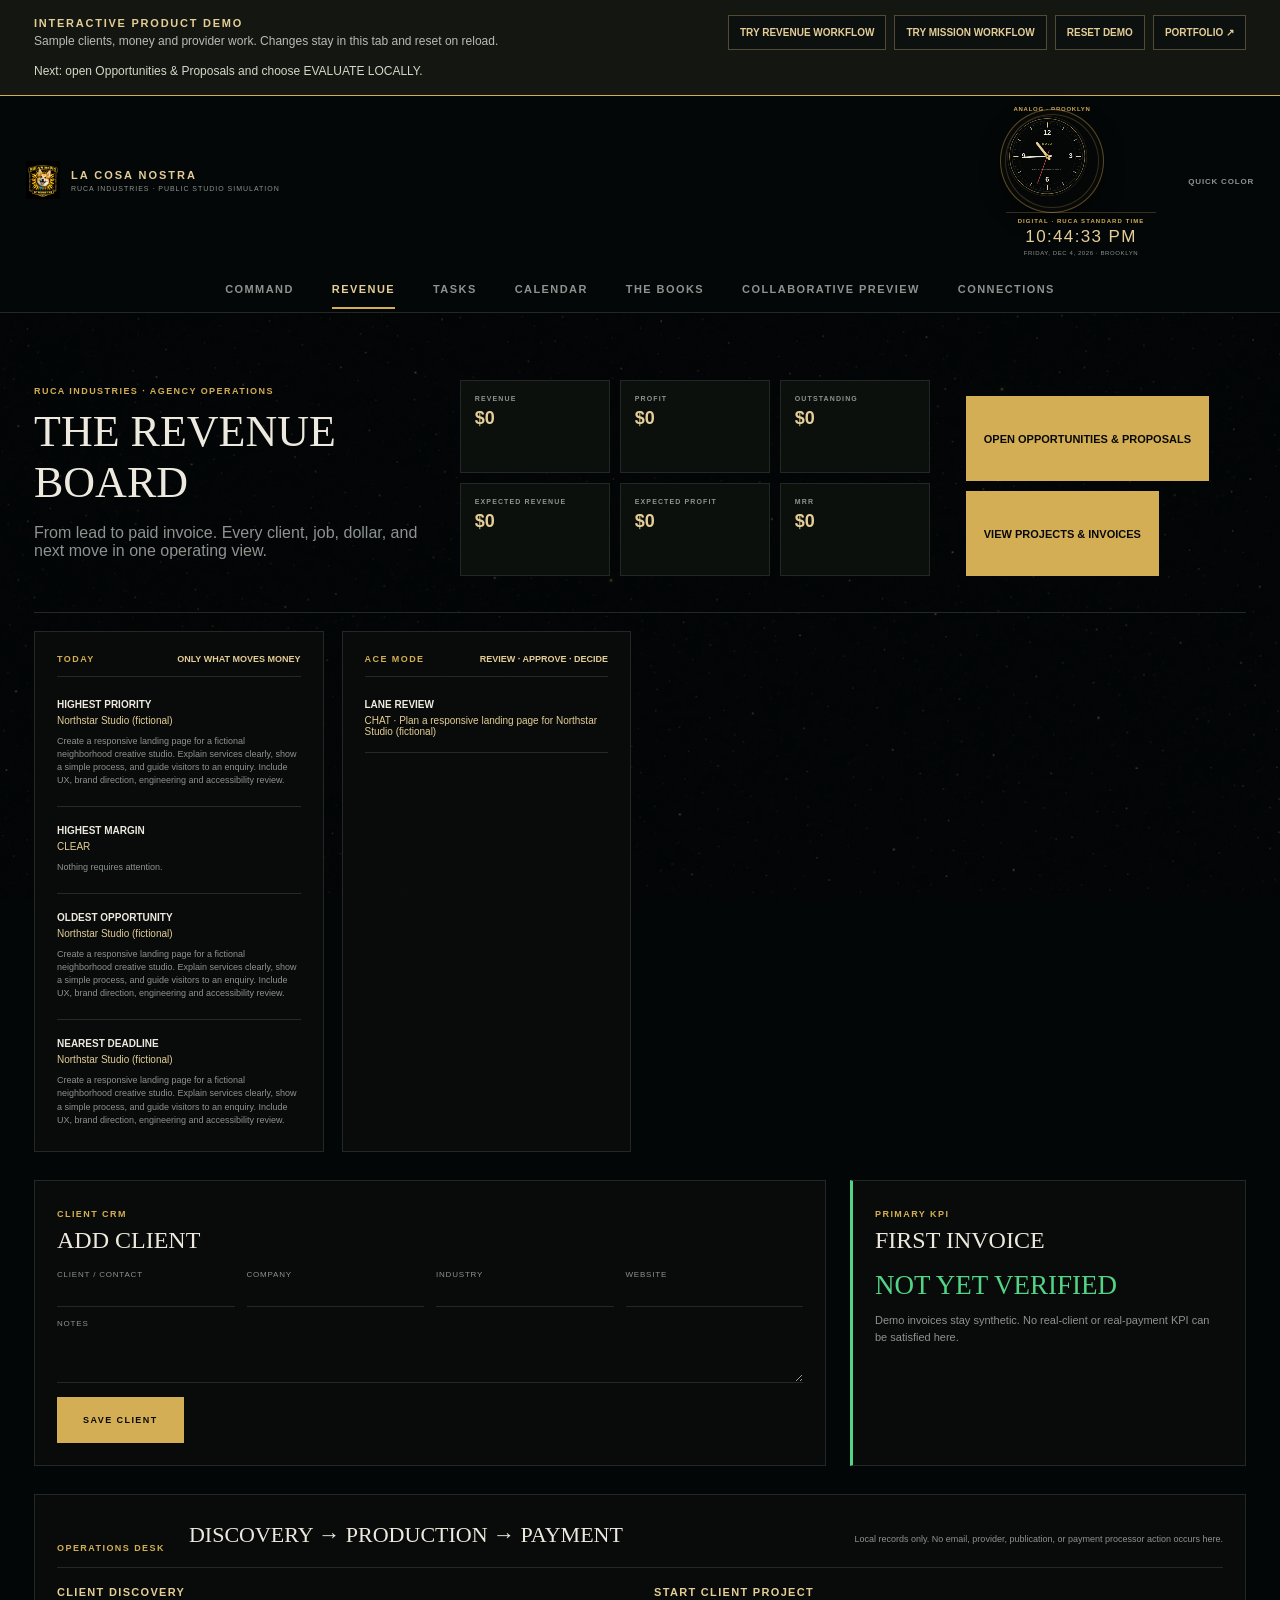
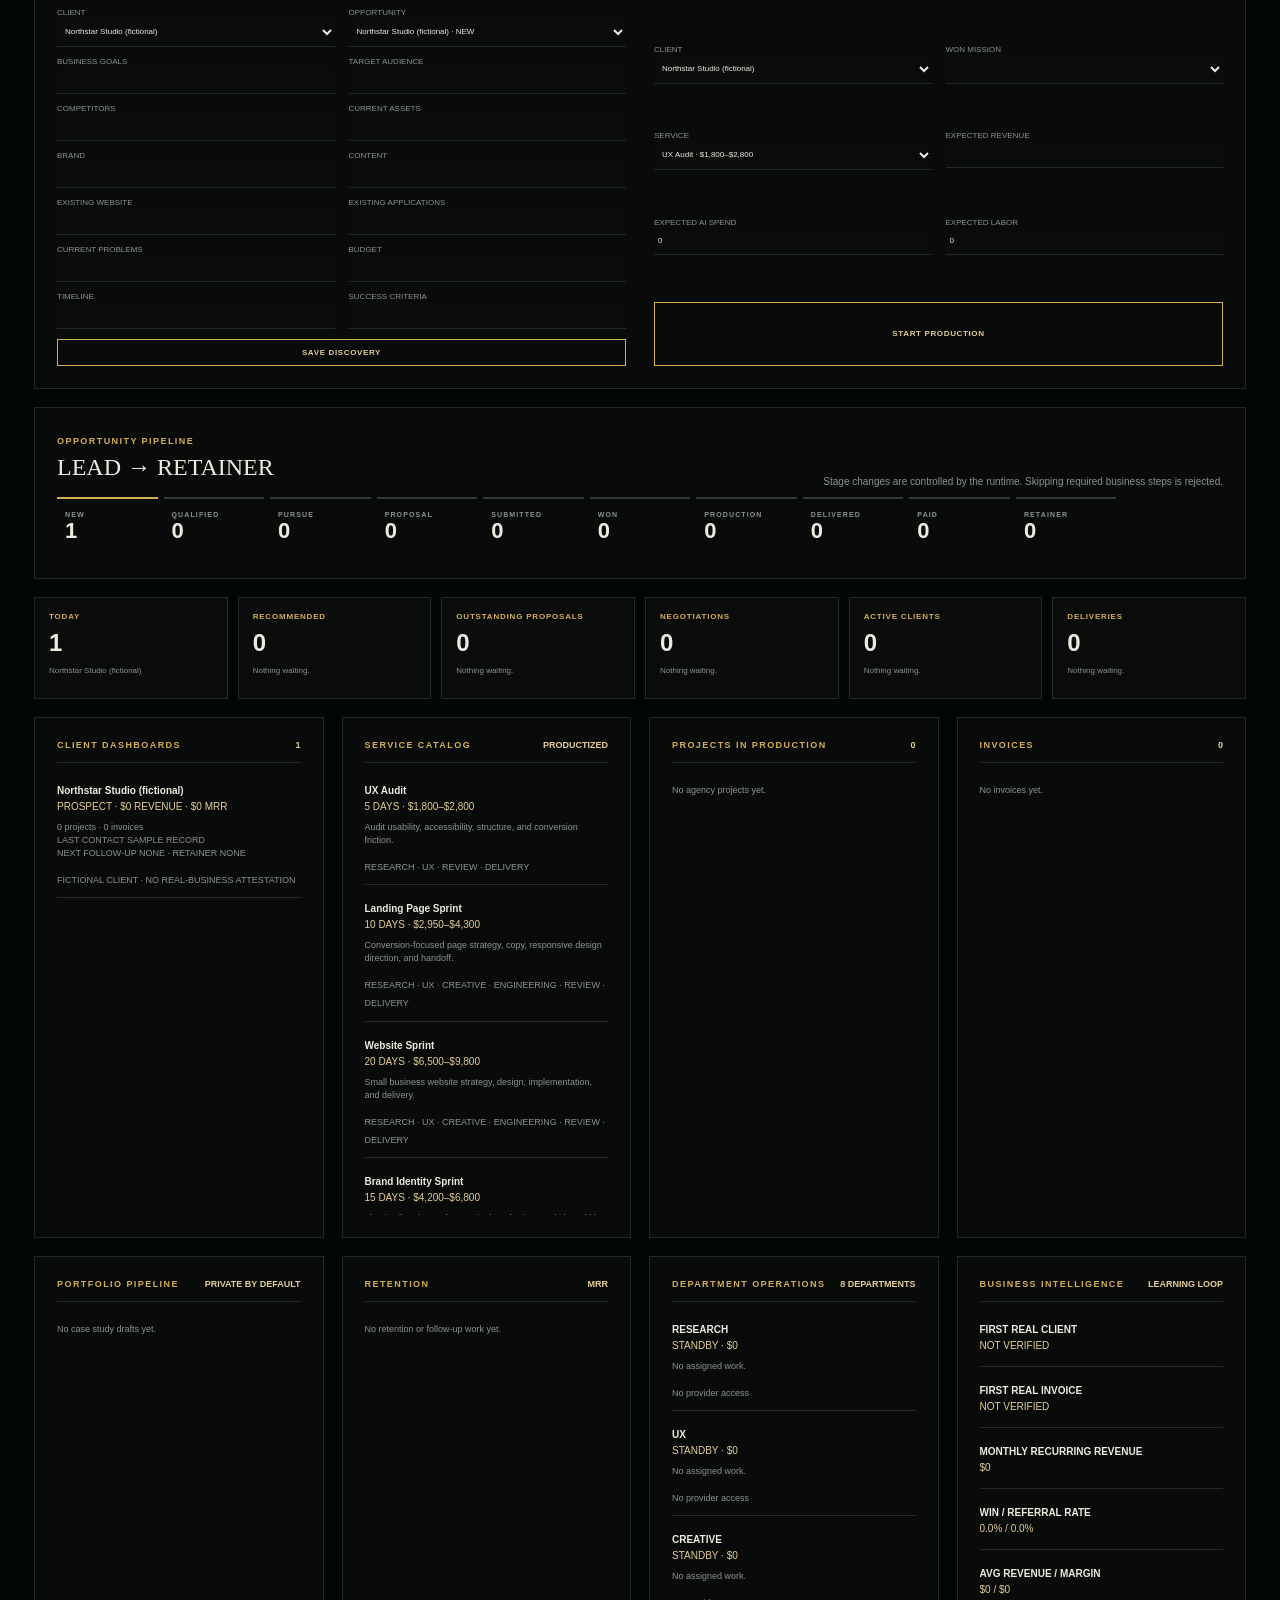
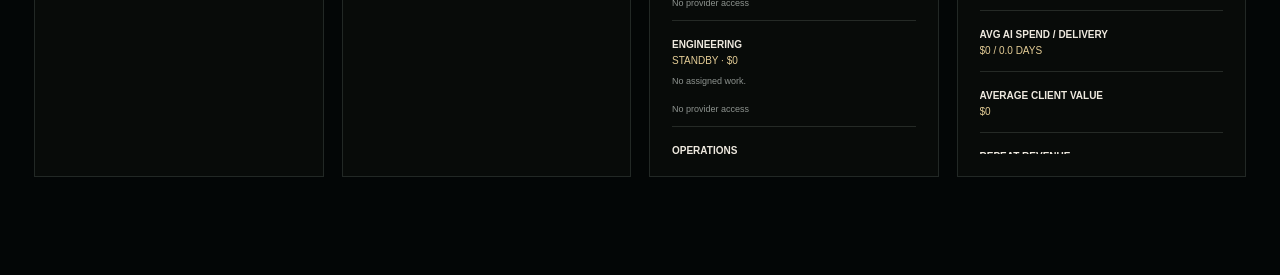
<file: la-cosa-nostra-demo/index.html>
<!doctype html>
<html lang="en">
<head>
  <meta charset="utf-8">
  <meta name="viewport" content="width=device-width,initial-scale=1">
  <title>La Cosa Nostra · Interactive Product Demo</title>
  <meta http-equiv="Content-Security-Policy" content="default-src 'self'; script-src 'self'; style-src 'self' 'unsafe-inline'; img-src 'self' data:; connect-src 'none'; form-action 'none'; object-src 'none'; base-uri 'self'">
  <link rel="stylesheet" href="./style.css">
  <link rel="stylesheet" href="./demo.css">
</head>
<body>
  <aside class="demo-banner" aria-label="Interactive demo guide"><div><b>INTERACTIVE PRODUCT DEMO</b><span>Sample clients, money and provider work. Changes stay in this tab and reset on reload.</span></div><div class="demo-actions"><button id="demoRevenue">TRY REVENUE WORKFLOW</button><button id="demoMission">TRY MISSION WORKFLOW</button><button id="demoReset">RESET DEMO</button><a href="/portfolio/">PORTFOLIO ↗</a></div><p id="demoHint" role="status">Start with a sample opportunity: evaluate, pursue, approve a proposal, then build a sample production and invoice record.</p></aside>
  <header class="app-header">
    <button class="brand" data-view="revenue" aria-label="Go to Revenue Board">
      <img src="./assets/ruca-logo.png" alt="RUCA Industries crest">
      <span><b>LA COSA NOSTRA</b><small>RUCA INDUSTRIES · PUBLIC STUDIO SIMULATION</small></span>
    </button>
    <nav aria-label="Workspace">
      <button data-view="command">COMMAND</button>
      <button data-view="revenue" class="on">REVENUE</button>
      <button data-view="tasks">TASKS</button>
      <button data-view="calendar">CALENDAR</button>
      <button data-view="ledger">THE BOOKS</button>
      <button data-view="preview">COLLABORATIVE PREVIEW</button>
      <button data-view="connections">CONNECTIONS</button>
    </nav>
    <div class="now" aria-label="RUCA Brooklyn timepiece">
      <div class="timepiece-stack">
        <small class="clock-label">ANALOG · BROOKLYN</small>
        <div class="timepiece-face"><canvas id="analogClock" width="240" height="240" aria-label="Analog clock showing Brooklyn time"></canvas></div>
        <div class="digital-readout"><small>DIGITAL · RUCA STANDARD TIME</small><time id="clock">--:--:-- --</time><span id="today">BROOKLYN</span></div>
      </div>
      <div class="theme-control"><button id="themeToggle" aria-expanded="false">QUICK COLOR</button><div id="themeMenu" class="theme-menu color-studio" hidden>
        <div class="color-studio-head"><b>COLOR</b><button id="themeClose" type="button" aria-label="Close color selector">×</button></div>
        <div class="color-wheel-wrap"><canvas id="colorWheel" width="240" height="240" aria-label="RGB color wheel"></canvas><i id="colorCursor"></i></div>
        <label class="brightness-control" aria-label="Brightness"><canvas id="brightnessBar" width="280" height="28"></canvas><input id="colorBrightness" type="range" min="10" max="100" value="100"></label>
        <div class="color-values"><label>R <input id="colorR" type="number" min="0" max="255" value="212"></label><label>G <input id="colorG" type="number" min="0" max="255" value="174"></label><label>B <input id="colorB" type="number" min="0" max="255" value="85"></label><label class="hex-value"><i id="colorPreview"></i><input id="colorHex" value="#d4ae55" maxlength="7" aria-label="Hex color"></label></div>
        <div class="color-swatches" aria-label="Quick colors"><button data-color="#e4473f" style="--swatch:#e4473f" aria-label="RUCA red"></button><button data-color="#ed49cf" style="--swatch:#ed49cf" aria-label="Pink"></button><button data-color="#a244d1" style="--swatch:#a244d1" aria-label="Purple"></button><button data-color="#7d5cff" style="--swatch:#7d5cff" aria-label="Violet"></button><button data-color="#4056ff" style="--swatch:#4056ff" aria-label="Indigo"></button><button data-color="#4a92ff" style="--swatch:#4a92ff" aria-label="Blue"></button><button data-color="#2fc4d3" style="--swatch:#2fc4d3" aria-label="Cyan"></button><button data-color="#45dfb0" style="--swatch:#45dfb0" aria-label="Mint"></button><button data-color="#53df38" style="--swatch:#53df38" aria-label="Green"></button><button data-color="#bef126" style="--swatch:#bef126" aria-label="Lime"></button><button data-color="#ffc21c" style="--swatch:#ffc21c" aria-label="Yellow"></button><button data-color="#ff932f" style="--swatch:#ff932f" aria-label="Orange"></button><button data-color="#f4f2ed" style="--swatch:#f4f2ed" aria-label="White"></button><button data-color="#d4ae55" style="--swatch:#d4ae55" aria-label="RUCA gold"></button></div>
        <button id="applyCustomColor" class="color-apply" type="button">USE THIS COLOR</button>
      </div></div>
    </div>
  </header>

  <main>
    <section id="command" class="view workspace command-screen">
      <div id="review" class="review-strip" role="status" aria-live="polite"><p>Nothing needs ACE right now.</p></div>
      <section id="commandDesk" class="command-desk">
        <div class="command-copy">
          <small>GIVE THE WORD</small>
          <h1>What needs to get done?</h1>
          <p>State the outcome. Name the constraints. The family handles the lanes.</p>
        </div>
        <form id="newMission" class="mission-form">
          <div class="intake-modes" role="tablist" aria-label="Command intake mode"><button type="button" class="on" data-intake-mode="MISSION">OPEN MISSION</button><button type="button" data-intake-mode="OPPORTUNITY">ADD OPPORTUNITY</button></div>
          <div id="missionFields">
          <label for="missionText">MISSION BRIEF</label>
          <textarea id="missionText" maxlength="1000" placeholder="Describe the outcome, what success looks like, and anything the crew needs to know." required></textarea>
          <div class="mission-form-foot">
            <label class="project-field">PROJECT <input id="project" value="SAMPLE CREATIVE PROJECT" aria-label="Project"></label>
            <span><b id="missionCount">0</b> / 1000</span>
            <button class="primary">OPEN MISSION</button>
          </div>
          <p class="storage-note">SAMPLE WORKFLOW · IN-MEMORY DEMO · NO PROVIDER CALLS OR FILE WRITES</p>
          </div>
          <div id="opportunityFields" hidden>
            <label for="opportunityText">OPPORTUNITY OR CLIENT BRIEF</label>
            <textarea id="opportunityText" maxlength="6000" placeholder="Paste the job, project request, or client brief. Saving stays local and performs no external action."></textarea>
            <div class="opportunity-grid"><label>SOURCE<select id="opportunitySource"><option>MANUAL PASTE</option><option>URL</option><option>EMAIL</option><option>LINKEDIN</option><option>INDEED</option><option>UPWORK</option><option>CONTRA</option><option>WELLFOUND</option><option>COMPANY WEBSITE</option><option>REFERRAL</option><option>EXISTING CLIENT</option><option>LOCAL BUSINESS</option><option>OTHER</option></select></label><label>SOURCE URL<input id="opportunityUrl" type="url" placeholder="https://"></label><label>CLIENT<input id="opportunityClient" placeholder="Prospective client"></label><label>COMPANY<input id="opportunityCompany"></label><label>INDUSTRY<input id="opportunityIndustry"></label><label>WEBSITE<input id="opportunityWebsite" type="url"></label><label>ESTIMATED VALUE<input id="opportunityBudget" type="number" min="0" step="50"></label><label>DEADLINE<input id="opportunityDeadline"></label><label>REQUESTED DELIVERABLES<input id="opportunityDeliverables" placeholder="Comma-separated"></label><label>NOTES<input id="opportunityNotes"></label></div>
            <button id="saveOpportunity" type="button" class="primary">SAVE OPPORTUNITY</button>
            <p class="storage-note">LOCAL INTAKE ONLY · ZERO PROVIDER SUBMISSIONS · ZERO AUTOMATIC SPEND</p>
          </div>
        </form>
      </section>

      <section id="revenueDesk" class="revenue-desk" aria-label="Revenue workflow"><header><div><small>REVENUE OPERATING SYSTEM</small><h2>OPPORTUNITIES &amp; PROPOSALS</h2></div><div id="revenueMetrics"></div></header><div id="opportunityList" class="opportunity-list"></div><aside id="revenueDetail" class="revenue-detail"><p>Add an opportunity to begin the local evaluation workflow.</p></aside></section>

      <section class="mission-overview" aria-label="Active mission progress">
        <div class="mission-heading">
          <div><small>ACTIVE MISSION</small><h2 id="missionTitle">Waiting for the word.</h2><p id="missionObjective">Open a mission and the work appears here.</p></div>
          <div class="mission-controls"><button id="newMissionDesk" class="text-action">NEW MISSION</button><select id="missionSelect" aria-label="Active mission"><option>NO ACTIVE MISSION</option></select><button id="dispatch" class="text-action">RUN NEXT NOW</button><button class="text-action studio-control" data-control="STOP">STOP ALL</button><button class="text-action studio-control" data-control="RESUME">RESUME ALL</button><button class="text-action danger studio-control" data-control="RESET" data-scope="mission">RESET MISSION</button></div>
        </div>
        <div class="completion-row">
          <strong id="progressPercent">0%</strong>
          <div class="completion-track" aria-label="Mission completion"><i id="progressBar"></i></div>
          <span id="progressLabel">0 of 0 complete</span>
          <b id="missionState" class="status standby">STANDBY</b>
        </div>
        <div id="crew" class="crew-line" role="list" aria-label="Mission agents"></div>
      </section>

    </section>

    <section id="revenue" class="view on workspace agency-screen">
      <header class="agency-hero"><div><small>RUCA INDUSTRIES · AGENCY OPERATIONS</small><h1>THE REVENUE BOARD</h1><p>From lead to paid invoice. Every client, job, dollar, and next move in one operating view.</p></div><div id="agencyKpis" class="agency-kpis"></div></header>
      <section class="agency-grid revenue-priority"><article><header><small>TODAY</small><b>ONLY WHAT MOVES MONEY</b></header><div id="todayBoard" class="agency-ledger"></div></article><article><header><small>ACE MODE</small><b>REVIEW · APPROVE · DECIDE</b></header><div id="aceAttention" class="agency-ledger"></div></article></section>
      <section class="agency-actions">
        <form id="clientForm"><small>CLIENT CRM</small><h2>ADD CLIENT</h2><div class="agency-form-grid"><label>CLIENT / CONTACT<input name="name" required></label><label>COMPANY<input name="company"></label><label>INDUSTRY<input name="industry"></label><label>WEBSITE<input name="website" type="url"></label></div><label>NOTES<textarea name="notes"></textarea></label><button class="primary">SAVE CLIENT</button></form>
        <div class="first-invoice"><small>PRIMARY KPI</small><h2>FIRST INVOICE</h2><strong id="firstInvoiceState">NOT YET PAID</strong><p id="firstInvoiceDetail">The operating target stays visible until money is collected.</p></div>
      </section>
      <section class="agency-operations"><header><small>OPERATIONS DESK</small><h2>DISCOVERY → PRODUCTION → PAYMENT</h2><p>Local records only. No email, provider, publication, or payment processor action occurs here.</p></header><div>
        <form id="discoveryForm"><h3>CLIENT DISCOVERY</h3><label>CLIENT<select name="client_id" id="discoveryClient" required></select></label><label>OPPORTUNITY<select name="opportunity_id" id="discoveryOpportunity" required></select></label><label>BUSINESS GOALS<input name="business_goals" required></label><label>TARGET AUDIENCE<input name="target_audience" required></label><label>COMPETITORS<input name="competitors"></label><label>CURRENT ASSETS<input name="current_assets"></label><label>BRAND<input name="brand_voice"></label><label>CONTENT<input name="content"></label><label>EXISTING WEBSITE<input name="current_website"></label><label>EXISTING APPLICATIONS<input name="existing_applications"></label><label>CURRENT PROBLEMS<input name="current_problems" required></label><label>BUDGET<input name="budget" type="number" min="0"></label><label>TIMELINE<input name="timeline" required></label><label>SUCCESS CRITERIA<input name="success_criteria" required></label><button>SAVE DISCOVERY</button></form>
        <form id="agencyProjectForm"><h3>START CLIENT PROJECT</h3><label>CLIENT<select name="client_id" id="projectClient" required></select></label><label>WON MISSION<select name="opportunity_id" id="projectOpportunity" required></select></label><label>SERVICE<select name="service_id" id="projectService" required></select></label><label>EXPECTED REVENUE<input name="expected_revenue" type="number" min="0" required></label><label>EXPECTED AI SPEND<input name="expected_ai_spend" type="number" min="0" value="0"></label><label>EXPECTED LABOR<input name="expected_labor" type="number" min="0" value="0"></label><button>START PRODUCTION</button></form>
      </div></section>
      <section class="pipeline-section"><header><div><small>OPPORTUNITY PIPELINE</small><h2>LEAD → RETAINER</h2></div><p>Stage changes are controlled by the runtime. Skipping required business steps is rejected.</p></header><div id="agencyPipeline" class="agency-pipeline"></div></section>
      <section id="acquisitionQueues" class="acquisition-queues" aria-label="Acquisition queues"></section>
      <section class="agency-grid"><article><header><small>CLIENT DASHBOARDS</small><b id="clientCount">0</b></header><div id="clientLedger" class="agency-ledger"></div></article><article><header><small>SERVICE CATALOG</small><b>PRODUCTIZED</b></header><div id="serviceCatalog" class="agency-ledger"></div></article><article><header><small>PROJECTS IN PRODUCTION</small><b id="projectCount">0</b></header><div id="projectLedger" class="agency-ledger"></div></article><article><header><small>INVOICES</small><b id="invoiceCount">0</b></header><div id="invoiceLedger" class="agency-ledger"></div></article></section>
      <section class="agency-grid"><article><header><small>PORTFOLIO PIPELINE</small><b>PRIVATE BY DEFAULT</b></header><div id="portfolioLedger" class="agency-ledger"></div></article><article><header><small>RETENTION</small><b>MRR</b></header><div id="retentionLedger" class="agency-ledger"></div></article><article><header><small>DEPARTMENT OPERATIONS</small><b>8 DEPARTMENTS</b></header><div id="departmentLedger" class="agency-ledger"></div></article><article><header><small>BUSINESS INTELLIGENCE</small><b>LEARNING LOOP</b></header><div id="learningSummary" class="agency-ledger"></div></article></section>
    </section>

    <section id="tasks" class="view workspace task-screen">
      <section class="task-desk">
        <header class="task-desk-head">
          <div><small>AI DIGITAL CREATIVE STUDIO</small><h2>THE WORK</h2><p>Find it. See who owns it. Know what changed.</p></div>
          <label class="search"><span>SEARCH</span><input id="taskSearch" type="search" placeholder="Mission, task, project, agent..."></label>
        </header>

        <div id="phaseProgress" class="stage-line" aria-label="Studio workflow stages">
          <div data-phase="INTAKE"><span><b>01</b> INTAKE</span><i></i><em>STANDBY</em></div><div data-phase="STRATEGY"><span><b>02</b> STRATEGY</span><i></i><em>STANDBY</em></div><div data-phase="CREATE"><span><b>03</b> CREATE</span><i></i><em>STANDBY</em></div><div data-phase="REVIEW"><span><b>04</b> REVIEW</span><i></i><em>STANDBY</em></div><div data-phase="DELIVER"><span><b>05</b> DELIVER</span><i></i><em>STANDBY</em></div>
        </div>

        <div class="task-workspace">
          <aside class="filters" aria-label="Task filters">
            <small>STATUS</small>
            <div id="statusFilters" class="status-filters">
              <button data-filter="ALL" class="on">ALL <span id="allCount">0</span></button>
              <button data-filter="RECOMMENDED">RECOMMENDED</button>
              <button data-filter="UPCOMING">UPCOMING</button>
              <button data-filter="COMPLETE">COMPLETED</button>
              <button data-filter="FAILED">FAILED</button>
            </div>
            <small>AGENT</small>
            <div id="agentFilters" class="agent-filters"></div>
            <div id="agentControl" class="agent-control"></div>
          </aside>

          <section class="task-ledger" aria-live="polite">
            <div class="ledger-summary"><strong id="taskCount">0 tasks</strong><button id="clearFilters">CLEAR FILTERS</button><span id="filterSummary">All agents · All states</span></div>
            <div class="task-columns" aria-hidden="true"><span>WORK</span><span>OWNER</span><span>UPDATED</span><span>STATE</span></div>
            <div id="taskList" class="task-list"></div>
            <div id="taskEmpty" class="task-empty" hidden><b>Nothing matches.</b><p>Clear a filter or search another word.</p></div>
          </section>

          <aside class="context-rail">
            <section id="taskDetail" class="task-detail"><small>SELECTED WORK</small><h3>Choose a task</h3><p>Task ownership, timestamps, output, and next action show here.</p></section>
            <div id="taskControl" class="task-controls"></div>
          </aside>
        </div>
      </section>
    </section>

    <section id="calendar" class="view workspace calendar-screen">
      <header class="calendar-title"><div><small>WORK TIMELINE</small><h1>CALENDAR</h1><p>Choose a day. See work updated that day, its owner, and its recorded state.</p></div><div class="calendar-today"><time id="calendarClock">--:-- --</time><span id="calendarDate">BROOKLYN</span></div></header>
      <div class="calendar-workspace">
        <section class="calendar-panel calendar-large">
          <div class="calendar-head"><button id="calendarPrev" aria-label="Previous month">PREVIOUS</button><div class="calendar-jump"><select id="calendarMonthSelect" aria-label="Calendar month"></select><select id="calendarYearSelect" aria-label="Calendar year"></select></div><button id="calendarToday">TODAY</button><button id="calendarNext" aria-label="Next month">NEXT</button></div>
          <div class="calendar-week"><span>SUN</span><span>MON</span><span>TUE</span><span>WED</span><span>THU</span><span>FRI</span><span>SAT</span></div>
          <div id="calendarDays" class="calendar-days"></div>
        </section>
        <aside class="calendar-agenda"><div class="agenda-head"><small>DAY ACTIVITY</small><h2 id="agendaDate">SELECT A DATE</h2><p id="agendaCount">Recorded work</p></div><div id="calendarAgenda" class="agenda-list"></div><button id="viewAgendaTasks" class="primary">OPEN WORK IN TASKS</button></aside>
      </div>
    </section>

    <section id="ledger" class="view secondary-view">
      <header><small>THE AUTHORITATIVE RECORD</small><h1>ACTIVITY LOGS</h1><p>Recall every move. Filter by agent, activity, date, or exact words.</p></header>
      <div class="log-tools"><label>SEARCH LOGS<input id="logSearch" type="search" placeholder="Mission, message, owner..."></label><label>AGENT<select id="logActor"><option value="ALL">ALL AGENTS</option></select></label><label>ACTIVITY<select id="logKind"><option value="ALL">ALL ACTIVITY</option></select></label><label>DATE<input id="logDate" type="date"></label><button id="clearLogFilters">CLEAR</button></div>
      <div class="log-summary"><strong id="logCount">0 activities</strong><span id="logFilterSummary">All recorded activity</span></div>
      <div id="allEvents" class="book"></div>
    </section>

    <section id="preview" class="view preview-view">
      <header class="preview-title"><div><small>ACE REVIEW ROOM · SAMPLE FAMILY WIRE</small><h1>COLLABORATIVE PREVIEW WINDOW</h1><p>Advance sample lanes, inspect prepared artifacts, and try the approval and revision controls.</p></div><div class="preview-resolution"><b>2560 × 1440</b><span>27-INCH LOGICAL CANVAS · 16:9</span></div></header>
      <div class="preview-toolbar">
        <label>MISSION<select id="previewMission" aria-label="Preview mission"></select></label>
        <label>WORK ITEM<select id="previewTask" aria-label="Preview work item"></select></label>
        <div class="preview-modes" role="group" aria-label="Preview size"><button id="previewFit" class="on">FIT</button><button id="previewActual">100%</button></div>
        <div class="preview-meta"><span id="previewOwner">NO OWNER</span><b id="previewState">STANDBY</b><time id="previewStamp">NO TIMESTAMP</time></div>
      </div>
      <div class="preview-lane-deck">
        <div id="previewLaneRail" class="preview-lane-rail" aria-label="Mission lanes"></div>
        <div id="previewLaneControls" class="preview-lane-controls" aria-label="Selected lane controls"></div>
      </div>
      <div id="previewMonitor" class="preview-monitor">
        <div id="previewCanvas" class="preview-canvas">
          <div id="previewContent" class="preview-content"><small>COLLABORATIVE PREVIEW</small><h2>Follow the work live.</h2><p>Prepared sample provider work and interactive approval controls appear here.</p></div>
        </div>
      </div>
      <footer class="preview-footer"><span>FAMILY WIRE · SHARED REVIEW SURFACE</span><span id="previewScale">FIT · 100%</span></footer>
    </section>

    <section id="connections" class="view secondary-view">
      <header><small>STUDIO FOUNDATION + ROUTING</small><h1>PROJECTS &amp; CONNECTIONS</h1><p>Register where work belongs, protect its boundaries, then keep every program on the same mission.</p></header>
      <section id="operatingProfile" class="operating-profile"></section>
      <section class="project-registry">
        <div class="registry-copy"><small>PROJECT REGISTRY</small><h2>Tell the studio where it can work.</h2><p>Try a sample registry entry. This demo never reads local folders or creates workspaces. The source app uses project boundaries and shared write locks.</p><div id="coordinationHealth" class="coordination-health"></div></div>
        <form id="projectForm" class="project-form">
          <label>PROJECT NAME<input name="name" required placeholder="RUCA INDUSTRIES WEBSITE"></label>
          <label>SAMPLE PROJECT LABEL<input name="root_path" required placeholder="sample-project"></label>
          <label>WRITE POLICY<select name="write_policy"><option>READ_ONLY</option><option>WORKTREE_ONLY</option><option>SCOPED_WRITE</option></select></label>
          <label>ALLOWED PATHS<input name="allowed_paths" value="." placeholder="src, public, tests"></label>
          <label>PROTECTED PATHS<input name="protected_paths" placeholder=".env, production, archives"></label>
          <button>REGISTER PROJECT</button>
        </form>
      </section>
      <div id="projectList" class="project-list"></div>
      <div id="routes" class="routes"></div>
    </section>
  </main>

  <div id="toast" role="status"></div>
  <script src="./demo-data.js"></script>
  <script src="./ui.js"></script>
  <script src="./demo-ui.js"></script>
</body>
</html>
</file>
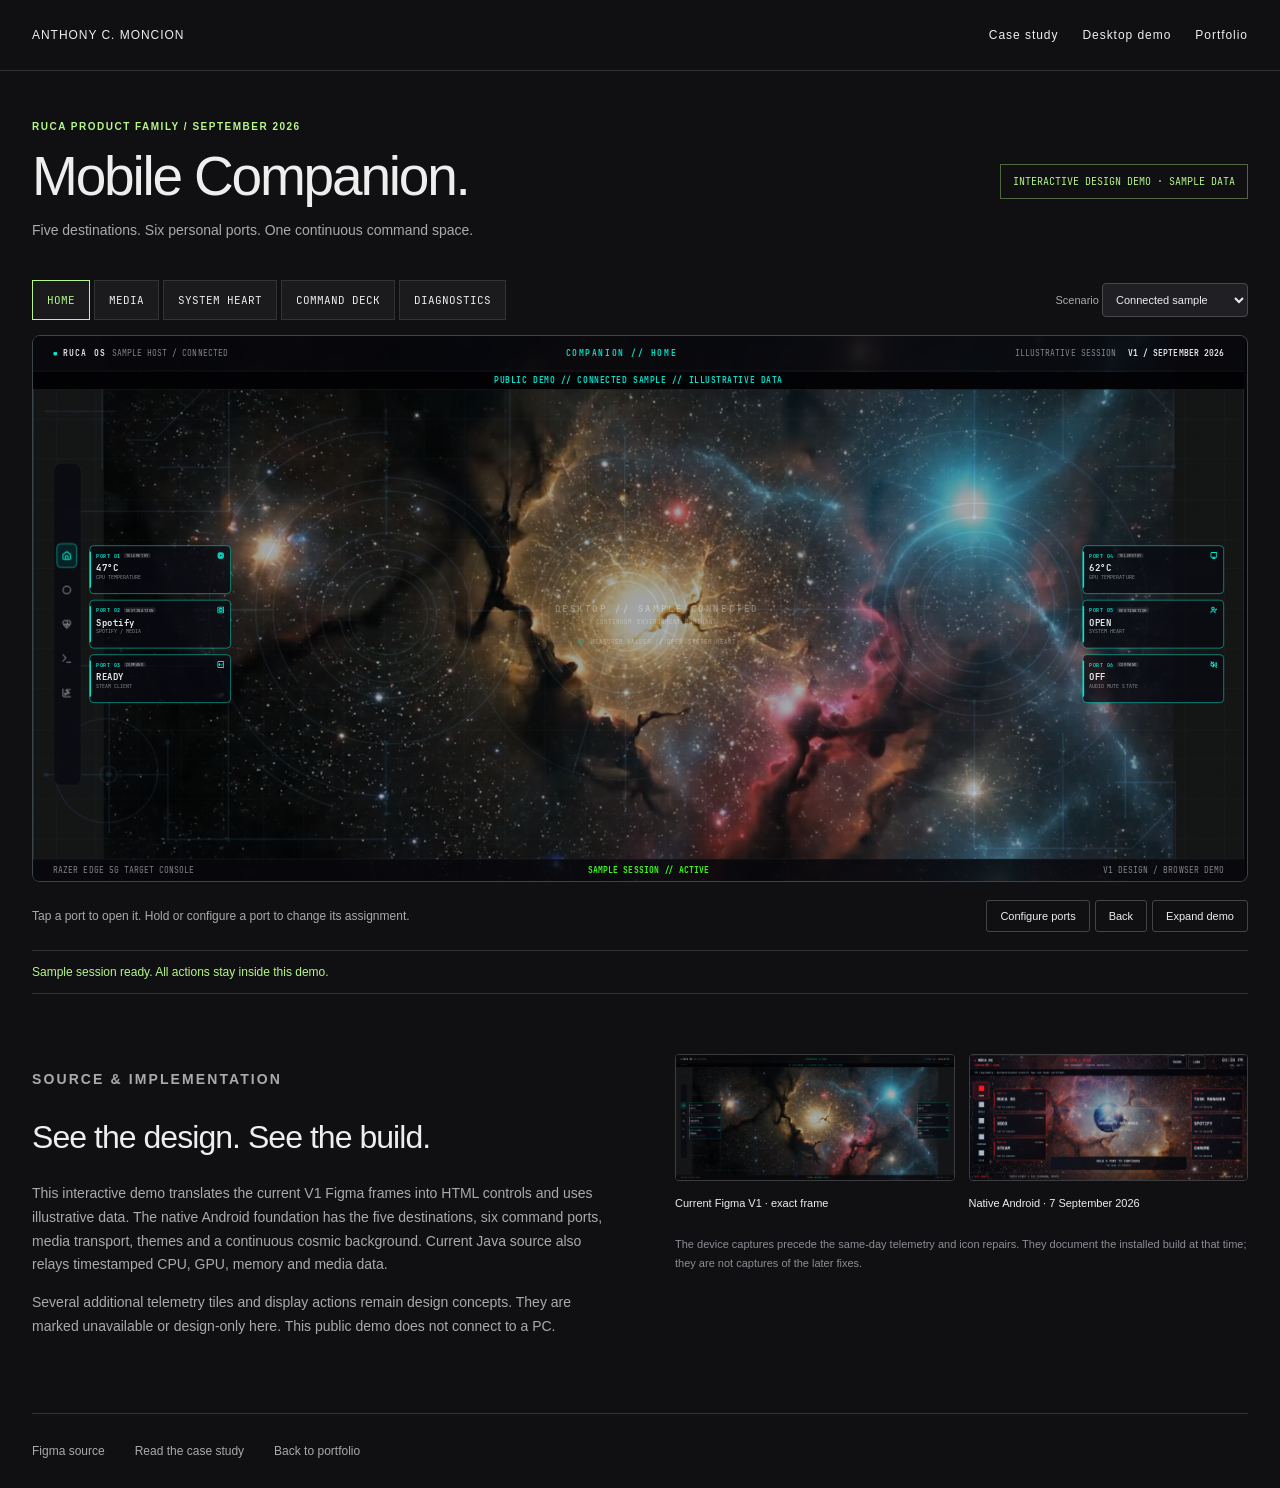
<file: mobile-showcase/index.html>
<!doctype html><html lang="en"><head><meta charset="utf-8"><meta name="viewport" content="width=device-width,initial-scale=1"><meta name="description" content="Explore RUCA Mobile Companion V1: a navigable demo of the current Figma design, six configurable HOME ports, media controls and connection states. Includes September native Android evidence."><title>RUCA Mobile Companion — Interactive V1 Demo</title><link rel="stylesheet" href="./figma.css"><link rel="stylesheet" href="./showcase.css"></head><body>
<header class="site-header"><a href="/portfolio/">ANTHONY C. MONCION</a><nav aria-label="Portfolio"><a href="/portfolio/ruca-mobile/">Case study</a><a href="/demo/">Desktop demo</a><a href="/portfolio/">Portfolio</a></nav></header>
<main><div class="intro"><div><p class="eyebrow">RUCA PRODUCT FAMILY / SEPTEMBER 2026</p><h1>Mobile Companion.</h1><p>Five destinations. Six personal ports. One continuous command space.</p></div><span class="demo-label">INTERACTIVE DESIGN DEMO · SAMPLE DATA</span></div>
<div class="toolbar"><nav class="route-tabs" aria-label="Companion destinations"><button data-go="home">HOME</button><button data-go="media">MEDIA</button><button data-go="heart">SYSTEM HEART</button><button data-go="command">COMMAND DECK</button><button data-go="diagnostics">DIAGNOSTICS</button></nav><label>Scenario <select id="scenario"><option value="sample">Connected sample</option><option value="degraded">Degraded sample</option><option value="offline">Disconnected sample</option></select></label></div>
<div class="screen-viewport" id="viewport"><div class="screen-stage" id="stage"><div id="screen-home" data-route="home" class="f0 f1 f2 f3 f4 f5" data-node-id="53:8" data-name="v1-home-connected">
      <div aria-hidden="true" class="f6 f7 f8">
        <img alt="" class="f6 f9 f10 f5" src="/assets/mobile-current/asset-165abf26d96a.png" />
        <div class="f6 f11 f7"></div>
      </div>
      <div class="f6 f7 f12" data-node-id="53:9" data-name="hud-grid-overlay">
        <img alt="" class="f6 f7 f9 f10 f8 f5" src="/assets/mobile-current/asset-4a144c5de817.png" />
      </div>
      <div class="f13 f14 f15 f16 f17 f0 f1 f18 f19 f20 f21 f4 f22 f23" data-node-id="53:10" data-name="top-header">
        <div class="f0 f1 f24 f19 f4 f22" data-node-id="53:11" data-name="brand-section">
          <div class="f4 f22 f25" data-node-id="53:12" data-name="Ellipse">
            <img alt="" class="f6 f26 f7 f9 f5" src="/assets/mobile-current/asset-21b281e8f40b.svg" />
          </div>
          <p class="f27 f28 f29 f30 f4 f22 f31 f32 f33 f34" data-node-id="53:13">
            RUCA OS
          </p>
          <p class="f27 f35 f36 f30 f4 f22 f37 f38 f34" data-node-id="53:14">
            HOST LINK NOMINAL
          </p>
        </div>
        <div class="f0 f1 f19 f4 f22" data-node-id="53:15" data-name="destination-label">
          <p class="f27 f39 f40 f30 f4 f22 f41 f42 f43 f34" data-node-id="53:16">COMPANION // HOME</p>
        </div>
        <div class="f27 f0 f1 f44 f19 f30 f4 f22 f34" data-node-id="53:17" data-name="meta-section">
          <p class="f35 f36 f4 f22 f37 f38" data-node-id="53:18">
            LATENCY: 12ms
          </p>
          <p class="f39 f40 f4 f22 f42 f32" data-node-id="53:19">
            09:41:52 UTC
          </p>
        </div>
      </div>
      <div class="f45 f15 f16 f17 f0 f1 f46 f19 f20 f21 f4 f22 f23" data-node-id="53:20" data-name="intelligence-ribbon">
        <div class="f47 f4 f22 f48" data-node-id="53:21" data-name="Line">
          <div class="f6 f49">
            <img alt="" class="f26 f9 f5" src="/assets/mobile-current/asset-247808c3f6f2.svg" />
          </div>
        </div>
        <p class="f27 f39 f40 f30 f4 f22 f41 f37 f33 f34" data-node-id="53:22">• PC LINK NOMINAL // TELEMETRY ACTIVE // MEDIA BUS READY</p>
        <div class="f47 f4 f22 f48" data-node-id="53:23" data-name="Line">
          <div class="f6 f49">
            <img alt="" class="f26 f9 f5" src="/assets/mobile-current/asset-247808c3f6f2.svg" />
          </div>
        </div>
      </div>
      <div class="f0 f1 f50 f19 f20 f51 f52 f4 f23" data-node-id="53:24" data-name="dashboard-main">
        <div class="f0 f1 f53 f19 f4 f22" data-node-id="53:25" data-name="left-control-wing">
          <div class="f13 f54 f55 f15 f17 f0 f1 f2 f56 f57 f3 f58 f59 f60 f4 f61 f22 f62" data-node-id="53:26" data-name="navigation-rail">
            <div class="f63 f55 f64 f17 f0 f1 f2 f65 f19 f58 f4 f66 f22 f67" data-node-id="53:27" data-name="nav-item-HOME">
              <div class="f4 f22 f68" data-node-id="53:28" data-name="Frame">
                <img alt="" class="f6 f26 f7 f9 f5" src="/assets/mobile-current/asset-8f97de1b12ff.svg" />
              </div>
            </div>
            <div class="f0 f1 f2 f65 f19 f58 f4 f66 f22 f67" data-node-id="53:30" data-name="nav-item-MEDIA">
              <div class="f4 f22 f68" data-node-id="53:31" data-name="Frame">
                <img alt="" class="f6 f26 f7 f9 f5" src="/assets/mobile-current/asset-1a3889279f10.svg" />
              </div>
            </div>
            <div class="f0 f1 f2 f65 f19 f58 f4 f66 f22 f67" data-node-id="53:33" data-name="nav-item-HEART">
              <div class="f4 f22 f68" data-node-id="53:34" data-name="Frame">
                <img alt="" class="f6 f26 f7 f9 f5" src="/assets/mobile-current/asset-bdcad148be23.svg" />
              </div>
            </div>
            <div class="f0 f1 f2 f65 f19 f58 f4 f66 f22 f67" data-node-id="53:36" data-name="nav-item-COMMAND">
              <div class="f4 f22 f68" data-node-id="53:37" data-name="Frame">
                <img alt="" class="f6 f26 f7 f9 f5" src="/assets/mobile-current/asset-2e13e2da742e.svg" />
              </div>
            </div>
            <div class="f0 f1 f2 f65 f19 f58 f4 f66 f22 f67" data-node-id="53:39" data-name="nav-item-DIAGNOSTICS">
              <div class="f4 f22 f68" data-node-id="53:40" data-name="Frame">
                <img alt="" class="f6 f26 f7 f9 f5" src="/assets/mobile-current/asset-061beafff32d.svg" />
              </div>
            </div>
          </div>
          <div class="f0 f1 f2 f24 f3 f4 f22" data-node-id="53:42" data-name="ports-left">
            <div class="f54 f55 f64 f17 f0 f1 f2 f69 f70 f3 f71 f4 f66 f22 f72" data-node-id="53:43" data-name="command-pod-port-01">
              <div class="f6 f73 f74 f75 f76 f77 f78 f79" data-node-id="53:44" data-name="active-accent-bar"></div>
              <div class="f0 f1 f19 f20 f4 f22 f23" data-node-id="53:45" data-name="Frame">
                <div class="f0 f1 f80 f19 f4 f22" data-node-id="53:46" data-name="Frame">
                  <p class="f27 f39 f40 f30 f4 f22 f41 f81 f82 f34" data-node-id="53:47">
                    PORT 01
                  </p>
                  <div class="f83 f0 f1 f3 f84 f85 f4 f86 f22" data-node-id="53:48" data-name="Frame">
                    <p class="f27 f39 f40 f30 f4 f22 f87 f38 f34" data-node-id="53:49">
                      TELEMETRY
                    </p>
                  </div>
                </div>
                <div class="f4 f22 f88" data-node-id="53:50" data-name="Frame">
                  <img alt="" class="f6 f26 f7 f9 f5" src="/assets/mobile-current/asset-e3578d468ff6.svg" />
                </div>
              </div>
              <div class="f27 f0 f1 f2 f89 f3 f30 f4 f22 f23 f34" data-node-id="53:52" data-name="Frame">
                <p class="f39 f40 f4 f22 f90 f32" data-node-id="53:53">
                  47°C
                </p>
                <p class="f35 f36 f4 f22 f91 f38 f82 f92" data-node-id="53:54">
                  CPU TEMPERATURE
                </p>
              </div>
            </div>
            <div class="f54 f55 f64 f17 f0 f1 f2 f69 f70 f3 f71 f4 f66 f22 f72" data-node-id="53:55" data-name="command-pod-port-02">
              <div class="f6 f73 f74 f75 f76 f77 f78 f79" data-node-id="53:56" data-name="active-accent-bar"></div>
              <div class="f0 f1 f19 f20 f4 f22 f23" data-node-id="53:57" data-name="Frame">
                <div class="f0 f1 f80 f19 f4 f22" data-node-id="53:58" data-name="Frame">
                  <p class="f27 f39 f40 f30 f4 f22 f41 f81 f82 f34" data-node-id="53:59">
                    PORT 02
                  </p>
                  <div class="f83 f0 f1 f3 f84 f85 f4 f86 f22" data-node-id="53:60" data-name="Frame">
                    <p class="f27 f39 f40 f30 f4 f22 f87 f38 f34" data-node-id="53:61">
                      DESTINATION
                    </p>
                  </div>
                </div>
                <div class="f4 f22 f88" data-node-id="53:62" data-name="Frame">
                  <img alt="" class="f6 f26 f7 f9 f5" src="/assets/mobile-current/asset-5628ecdfc61d.svg" />
                </div>
              </div>
              <div class="f27 f0 f1 f2 f89 f3 f30 f4 f22 f23 f34" data-node-id="53:64" data-name="Frame">
                <p class="f39 f40 f4 f22 f90 f32" data-node-id="53:65">
                  Spotify
                </p>
                <p class="f35 f36 f4 f22 f91 f38 f82 f92" data-node-id="53:66">
                  Continuum (Remix)
                </p>
              </div>
            </div>
            <div class="f54 f55 f64 f17 f0 f1 f2 f69 f70 f3 f71 f4 f66 f22 f72" data-node-id="53:67" data-name="command-pod-port-03">
              <div class="f6 f73 f74 f75 f76 f77 f78 f79" data-node-id="53:68" data-name="active-accent-bar"></div>
              <div class="f0 f1 f19 f20 f4 f22 f23" data-node-id="53:69" data-name="Frame">
                <div class="f0 f1 f80 f19 f4 f22" data-node-id="53:70" data-name="Frame">
                  <p class="f27 f39 f40 f30 f4 f22 f41 f81 f82 f34" data-node-id="53:71">
                    PORT 03
                  </p>
                  <div class="f83 f0 f1 f3 f84 f85 f4 f86 f22" data-node-id="53:72" data-name="Frame">
                    <p class="f27 f39 f40 f30 f4 f22 f87 f38 f34" data-node-id="53:73">
                      COMMAND
                    </p>
                  </div>
                </div>
                <div class="f4 f22 f88" data-node-id="53:74" data-name="Frame">
                  <img alt="" class="f6 f26 f7 f9 f5" src="/assets/mobile-current/asset-1d9ede257185.svg" />
                </div>
              </div>
              <div class="f27 f0 f1 f2 f89 f3 f30 f4 f22 f23 f34" data-node-id="53:76" data-name="Frame">
                <p class="f39 f40 f4 f22 f90 f32" data-node-id="53:77">
                  READY
                </p>
                <p class="f35 f36 f4 f22 f91 f38 f82 f92" data-node-id="53:78">
                  STEAM CLIENT PROCESS
                </p>
              </div>
            </div>
          </div>
        </div>
        <div class="f0 f1 f50 f2 f44 f93 f19 f58 f94 f4" data-node-id="53:79" data-name="contextual-continuity-zone">
          <div class="f27 f0 f1 f2 f69 f19 f30 f4 f22 f95 f96 f34" data-node-id="53:80" data-name="Frame">
            <p class="f39 f40 f4 f22 f90 f97" data-node-id="53:81">DESKTOP // ONLINE</p>
            <p class="f35 f36 f4 f22 f37 f82" data-node-id="53:82">
              CONTINUUM ENVIRONMENT DOMINANT
            </p>
          </div>
          <div class="f0 f1 f24 f19 f98 f4 f22" data-node-id="53:83" data-name="system-heart">
            <div class="f47 f4 f22 f99" data-node-id="53:84" data-name="Line">
              <div class="f6 f49">
                <img alt="" class="f26 f9 f5" src="/assets/mobile-current/asset-7986cb271bf3.svg" />
              </div>
            </div>
            <div class="f4 f22 f88" data-node-id="53:85" data-name="Frame">
              <img alt="" class="f6 f26 f7 f9 f5" src="/assets/mobile-current/asset-2dd09f773c60.svg" />
            </div>
            <p class="f27 f39 f40 f30 f4 f22 f37 f32 f82 f34" data-node-id="53:87">HEART STATUS // 94% NOMINAL RATE</p>
            <div class="f47 f4 f22 f99" data-node-id="53:88" data-name="Line">
              <div class="f6 f49">
                <img alt="" class="f26 f9 f5" src="/assets/mobile-current/asset-7986cb271bf3.svg" />
              </div>
            </div>
          </div>
        </div>
        <div class="f0 f1 f2 f24 f3 f4 f22" data-node-id="53:89" data-name="ports-right">
          <div class="f54 f55 f64 f17 f0 f1 f2 f69 f70 f3 f71 f4 f66 f22 f72" data-node-id="53:90" data-name="command-pod-port-04">
            <div class="f6 f73 f74 f75 f76 f77 f78 f79" data-node-id="53:91" data-name="active-accent-bar"></div>
            <div class="f0 f1 f19 f20 f4 f22 f23" data-node-id="53:92" data-name="Frame">
              <div class="f0 f1 f80 f19 f4 f22" data-node-id="53:93" data-name="Frame">
                <p class="f27 f39 f40 f30 f4 f22 f41 f81 f82 f34" data-node-id="53:94">
                  PORT 04
                </p>
                <div class="f83 f0 f1 f3 f84 f85 f4 f86 f22" data-node-id="53:95" data-name="Frame">
                  <p class="f27 f39 f40 f30 f4 f22 f87 f38 f34" data-node-id="53:96">
                    TELEMETRY
                  </p>
                </div>
              </div>
              <div class="f4 f22 f88" data-node-id="53:97" data-name="Frame">
                <img alt="" class="f6 f26 f7 f9 f5" src="/assets/mobile-current/asset-3136288a701a.svg" />
              </div>
            </div>
            <div class="f27 f0 f1 f2 f89 f3 f30 f4 f22 f23 f34" data-node-id="53:99" data-name="Frame">
              <p class="f39 f40 f4 f22 f90 f32" data-node-id="53:100">
                62°C
              </p>
              <p class="f35 f36 f4 f22 f91 f38 f82 f92" data-node-id="53:101">
                GPU FREQUENCY
              </p>
            </div>
          </div>
          <div class="f54 f55 f64 f17 f0 f1 f2 f69 f70 f3 f71 f4 f66 f22 f72" data-node-id="53:102" data-name="command-pod-port-05">
            <div class="f6 f73 f74 f75 f76 f77 f78 f79" data-node-id="53:103" data-name="active-accent-bar"></div>
            <div class="f0 f1 f19 f20 f4 f22 f23" data-node-id="53:104" data-name="Frame">
              <div class="f0 f1 f80 f19 f4 f22" data-node-id="53:105" data-name="Frame">
                <p class="f27 f39 f40 f30 f4 f22 f41 f81 f82 f34" data-node-id="53:106">
                  PORT 05
                </p>
                <div class="f83 f0 f1 f3 f84 f85 f4 f86 f22" data-node-id="53:107" data-name="Frame">
                  <p class="f27 f39 f40 f30 f4 f22 f87 f38 f34" data-node-id="53:108">
                    DESTINATION
                  </p>
                </div>
              </div>
              <div class="f4 f22 f88" data-node-id="53:109" data-name="Frame">
                <img alt="" class="f6 f26 f7 f9 f5" src="/assets/mobile-current/asset-41964d154b82.svg" />
              </div>
            </div>
            <div class="f27 f0 f1 f2 f89 f3 f30 f4 f22 f23 f34" data-node-id="53:111" data-name="Frame">
              <p class="f39 f40 f4 f22 f90 f32" data-node-id="53:112">
                94%
              </p>
              <p class="f35 f36 f4 f22 f91 f38 f82 f92" data-node-id="53:113">
                HEART RECOVERY FEED
              </p>
            </div>
          </div>
          <div class="f54 f55 f64 f17 f0 f1 f2 f69 f70 f3 f71 f4 f66 f22 f72" data-node-id="53:114" data-name="command-pod-port-06">
            <div class="f6 f73 f74 f75 f76 f77 f78 f79" data-node-id="53:115" data-name="active-accent-bar"></div>
            <div class="f0 f1 f19 f20 f4 f22 f23" data-node-id="53:116" data-name="Frame">
              <div class="f0 f1 f80 f19 f4 f22" data-node-id="53:117" data-name="Frame">
                <p class="f27 f39 f40 f30 f4 f22 f41 f81 f82 f34" data-node-id="53:118">
                  PORT 06
                </p>
                <div class="f83 f0 f1 f3 f84 f85 f4 f86 f22" data-node-id="53:119" data-name="Frame">
                  <p class="f27 f39 f40 f30 f4 f22 f87 f38 f34" data-node-id="53:120">
                    ACTION
                  </p>
                </div>
              </div>
              <div class="f4 f22 f88" data-node-id="53:121" data-name="Frame">
                <img alt="" class="f6 f26 f7 f9 f5" src="/assets/mobile-current/asset-bd7d82936352.svg" />
              </div>
            </div>
            <div class="f27 f0 f1 f2 f89 f3 f30 f4 f22 f23 f34" data-node-id="53:123" data-name="Frame">
              <p class="f39 f40 f4 f22 f90 f32" data-node-id="53:124">
                OFF
              </p>
              <p class="f35 f36 f4 f22 f91 f38 f82 f92" data-node-id="53:125">
                AUDIO OUT MUTE STATE
              </p>
            </div>
          </div>
        </div>
      </div>
      <div class="f27 f14 f15 f17 f100 f0 f1 f101 f19 f20 f30 f21 f4 f22 f81 f23 f34" data-node-id="53:126" data-name="bottom-status">
        <p class="f35 f36 f4 f22 f38" data-node-id="53:127">
          RAZER EDGE 5G TARGET CONSOLE
        </p>
        <p class="f39 f40 f4 f22 f102" data-node-id="53:128">TELEMETRY LINK STABLE // ACTIVE</p>
        <p class="f35 f36 f4 f22 f38" data-node-id="53:129">
          SECURE SHELL v1.42.0
        </p>
      </div>
    </div>
<div id="screen-media" data-route="media" class="f0 f1 f2 f3 f4 f5" data-node-id="53:520" data-name="v1-media">
      <div aria-hidden="true" class="f6 f7 f8">
        <img alt="" class="f6 f9 f10 f5" src="/assets/mobile-current/asset-f3c4299493b7.png" />
        <div class="f6 f11 f7"></div>
      </div>
      <div class="f6 f7 f12" data-node-id="53:521" data-name="hud-grid-overlay">
        <img alt="" class="f6 f7 f9 f10 f8 f5" src="/assets/mobile-current/asset-4a144c5de817.png" />
      </div>
      <div class="f13 f14 f15 f16 f17 f0 f1 f18 f19 f20 f21 f4 f22 f23" data-node-id="53:522" data-name="top-header">
        <div class="f0 f1 f24 f19 f4 f22" data-node-id="53:523" data-name="brand-section">
          <div class="f4 f22 f25" data-node-id="53:524" data-name="Ellipse">
            <img alt="" class="f6 f26 f7 f9 f5" src="/assets/mobile-current/asset-21b281e8f40b.svg" />
          </div>
          <p class="f27 f28 f29 f30 f4 f22 f31 f32 f33 f34" data-node-id="53:525">
            RUCA OS
          </p>
          <p class="f27 f35 f36 f30 f4 f22 f37 f38 f34" data-node-id="53:526">
            HOST LINK NOMINAL
          </p>
        </div>
        <div class="f0 f1 f19 f4 f22" data-node-id="53:527" data-name="destination-label">
          <p class="f27 f39 f40 f30 f4 f22 f41 f42 f43 f34" data-node-id="53:528">COMPANION // MEDIA</p>
        </div>
        <div class="f27 f0 f1 f44 f19 f30 f4 f22 f34" data-node-id="53:529" data-name="meta-section">
          <p class="f35 f36 f4 f22 f37 f38" data-node-id="53:530">
            LATENCY: 12ms
          </p>
          <p class="f39 f40 f4 f22 f42 f32" data-node-id="53:531">
            09:41:52 UTC
          </p>
        </div>
      </div>
      <div class="f45 f15 f16 f17 f0 f1 f46 f19 f20 f21 f4 f22 f23" data-node-id="53:532" data-name="intelligence-ribbon">
        <div class="f47 f4 f22 f48" data-node-id="53:533" data-name="Line">
          <div class="f6 f49">
            <img alt="" class="f26 f9 f5" src="/assets/mobile-current/asset-247808c3f6f2.svg" />
          </div>
        </div>
        <p class="f27 f39 f40 f30 f4 f22 f41 f37 f33 f34" data-node-id="53:534">• PC LINK NOMINAL // SPOTIFY BUS BROADCASTING // TRANSPORT BUS ENGAGED</p>
        <div class="f47 f4 f22 f48" data-node-id="53:535" data-name="Line">
          <div class="f6 f49">
            <img alt="" class="f26 f9 f5" src="/assets/mobile-current/asset-247808c3f6f2.svg" />
          </div>
        </div>
      </div>
      <div class="f0 f1 f50 f19 f20 f51 f52 f4 f23" data-node-id="53:536" data-name="dashboard-main">
        <div class="f0 f1 f53 f19 f103 f4 f22" data-node-id="53:537" data-name="left-control-wing">
          <div class="f13 f54 f55 f15 f17 f0 f1 f2 f56 f57 f3 f58 f59 f60 f4 f61 f22 f62" data-node-id="53:538" data-name="navigation-rail">
            <div class="f0 f1 f2 f65 f19 f58 f4 f66 f22 f67" data-node-id="53:539" data-name="nav-item-HOME">
              <div class="f4 f22 f68" data-node-id="53:540" data-name="Frame">
                <img alt="" class="f6 f26 f7 f9 f5" src="/assets/mobile-current/asset-f35b3eda65e9.svg" />
              </div>
            </div>
            <div class="f63 f55 f64 f17 f0 f1 f2 f65 f19 f58 f4 f66 f22 f67" data-node-id="53:542" data-name="nav-item-MEDIA">
              <div class="f4 f22 f68" data-node-id="53:543" data-name="Frame">
                <img alt="" class="f6 f26 f7 f9 f5" src="/assets/mobile-current/asset-dc3c7aec6792.svg" />
              </div>
            </div>
            <div class="f0 f1 f2 f65 f19 f58 f4 f66 f22 f67" data-node-id="53:545" data-name="nav-item-HEART">
              <div class="f4 f22 f68" data-node-id="53:546" data-name="Frame">
                <img alt="" class="f6 f26 f7 f9 f5" src="/assets/mobile-current/asset-bdcad148be23.svg" />
              </div>
            </div>
            <div class="f0 f1 f2 f65 f19 f58 f4 f66 f22 f67" data-node-id="53:548" data-name="nav-item-COMMAND">
              <div class="f4 f22 f68" data-node-id="53:549" data-name="Frame">
                <img alt="" class="f6 f26 f7 f9 f5" src="/assets/mobile-current/asset-2e13e2da742e.svg" />
              </div>
            </div>
            <div class="f0 f1 f2 f65 f19 f58 f4 f66 f22 f67" data-node-id="53:551" data-name="nav-item-DIAGNOSTICS">
              <div class="f4 f22 f68" data-node-id="53:552" data-name="Frame">
                <img alt="" class="f6 f26 f7 f9 f5" src="/assets/mobile-current/asset-061beafff32d.svg" />
              </div>
            </div>
          </div>
          <div class="f0 f1 f2 f24 f3 f4 f22" data-node-id="53:554" data-name="ports-left">
            <div class="f54 f55 f64 f17 f0 f1 f2 f69 f70 f3 f71 f4 f66 f22 f72" data-node-id="53:555" data-name="command-pod-port-01">
              <div class="f6 f73 f74 f75 f76 f77 f78 f79" data-node-id="53:556" data-name="active-accent-bar"></div>
              <div class="f0 f1 f19 f20 f4 f22 f23" data-node-id="53:557" data-name="Frame">
                <div class="f0 f1 f80 f19 f4 f22" data-node-id="53:558" data-name="Frame">
                  <p class="f27 f39 f40 f30 f4 f22 f41 f81 f82 f34" data-node-id="53:559">
                    PORT 01
                  </p>
                  <div class="f83 f0 f1 f3 f84 f85 f4 f86 f22" data-node-id="53:560" data-name="Frame">
                    <p class="f27 f39 f40 f30 f4 f22 f87 f38 f34" data-node-id="53:561">
                      TELEMETRY
                    </p>
                  </div>
                </div>
                <div class="f4 f22 f88" data-node-id="53:562" data-name="Frame">
                  <img alt="" class="f6 f26 f7 f9 f5" src="/assets/mobile-current/asset-6a0dd99f8805.svg" />
                </div>
              </div>
              <div class="f27 f0 f1 f2 f89 f3 f30 f4 f22 f23 f34" data-node-id="53:564" data-name="Frame">
                <p class="f39 f40 f4 f22 f90 f32" data-node-id="53:565">
                  47°C
                </p>
                <p class="f35 f36 f4 f22 f91 f38 f82 f92" data-node-id="53:566">
                  CPU TEMPERATURE
                </p>
              </div>
            </div>
            <div class="f54 f55 f64 f17 f0 f1 f2 f69 f70 f3 f71 f4 f66 f22 f72" data-node-id="53:567" data-name="command-pod-port-02">
              <div class="f6 f73 f74 f75 f76 f77 f78 f79" data-node-id="53:568" data-name="active-accent-bar"></div>
              <div class="f0 f1 f19 f20 f4 f22 f23" data-node-id="53:569" data-name="Frame">
                <div class="f0 f1 f80 f19 f4 f22" data-node-id="53:570" data-name="Frame">
                  <p class="f27 f39 f40 f30 f4 f22 f41 f81 f82 f34" data-node-id="53:571">
                    PORT 02
                  </p>
                  <div class="f83 f0 f1 f3 f84 f85 f4 f86 f22" data-node-id="53:572" data-name="Frame">
                    <p class="f27 f39 f40 f30 f4 f22 f87 f38 f34" data-node-id="53:573">
                      DESTINATION
                    </p>
                  </div>
                </div>
                <div class="f4 f22 f88" data-node-id="53:574" data-name="Frame">
                  <img alt="" class="f6 f26 f7 f9 f5" src="/assets/mobile-current/asset-643edcde5873.svg" />
                </div>
              </div>
              <div class="f27 f0 f1 f2 f89 f3 f30 f4 f22 f23 f34" data-node-id="53:576" data-name="Frame">
                <p class="f39 f40 f4 f22 f90 f32" data-node-id="53:577">
                  Spotify
                </p>
                <p class="f35 f36 f4 f22 f91 f38 f82 f92" data-node-id="53:578">
                  Continuum (Remix)
                </p>
              </div>
            </div>
            <div class="f54 f55 f64 f17 f0 f1 f2 f69 f70 f3 f71 f4 f66 f22 f72" data-node-id="53:579" data-name="command-pod-port-03">
              <div class="f6 f73 f74 f75 f76 f77 f78 f79" data-node-id="53:580" data-name="active-accent-bar"></div>
              <div class="f0 f1 f19 f20 f4 f22 f23" data-node-id="53:581" data-name="Frame">
                <div class="f0 f1 f80 f19 f4 f22" data-node-id="53:582" data-name="Frame">
                  <p class="f27 f39 f40 f30 f4 f22 f41 f81 f82 f34" data-node-id="53:583">
                    PORT 03
                  </p>
                  <div class="f83 f0 f1 f3 f84 f85 f4 f86 f22" data-node-id="53:584" data-name="Frame">
                    <p class="f27 f39 f40 f30 f4 f22 f87 f38 f34" data-node-id="53:585">
                      COMMAND
                    </p>
                  </div>
                </div>
                <div class="f4 f22 f88" data-node-id="53:586" data-name="Frame">
                  <img alt="" class="f6 f26 f7 f9 f5" src="/assets/mobile-current/asset-48122dee2dc1.svg" />
                </div>
              </div>
              <div class="f27 f0 f1 f2 f89 f3 f30 f4 f22 f23 f34" data-node-id="53:588" data-name="Frame">
                <p class="f39 f40 f4 f22 f90 f32" data-node-id="53:589">
                  READY
                </p>
                <p class="f35 f36 f4 f22 f91 f38 f82 f92" data-node-id="53:590">
                  STEAM CLIENT PROCESS
                </p>
              </div>
            </div>
          </div>
        </div>
        <div class="f0 f1 f50 f2 f104 f93 f19 f58 f94 f4" data-node-id="53:591" data-name="contextual-continuity-zone">
          <div class="f27 f0 f1 f2 f53 f19 f30 f4 f22 f34" data-node-id="53:592" data-name="now-playing-hud">
            <p class="f39 f40 f4 f22 f41 f42 f43" data-node-id="53:593">
              NOW PLAYING
            </p>
            <p class="f28 f29 f4 f22 f105 f32 f96" data-node-id="53:594">
              Nebula Dreams
            </p>
            <p class="f106 f107 f4 f22 f31 f38 f96" data-node-id="53:595">
              Stellar Echoes — Cosmic Drift
            </p>
          </div>
          <div class="f0 f1 f108 f19 f4 f22" data-node-id="53:596" data-name="transport-cluster">
            <div class="f54 f55 f15 f17 f0 f1 f19 f58 f4 f109 f22 f110" data-node-id="53:597" data-name="btn-prev">
              <div class="f4 f22 f111" data-node-id="53:662" data-name="skip-back">
                <img alt="" class="f6 f26 f7 f9 f5" src="/assets/mobile-current/asset-61660868c4cf.svg" />
              </div>
            </div>
            <div class="f54 f55 f15 f17 f0 f1 f19 f58 f4 f109 f22 f110" data-node-id="53:599" data-name="btn-skip-back-10">
              <p class="f27 f39 f40 f30 f4 f22 f112 f32 f34" data-node-id="53:600">
                -10s
              </p>
            </div>
            <div class="f63 f113 f64 f17 f0 f1 f19 f58 f4 f114 f22 f115" data-node-id="53:601" data-name="btn-play-pause">
              <div class="f4 f22 f116" data-node-id="53:602" data-name="Frame">
                <img alt="" class="f6 f26 f7 f9 f5" src="/assets/mobile-current/asset-15629dfa7db8.svg" />
              </div>
            </div>
            <div class="f54 f55 f15 f17 f0 f1 f19 f58 f4 f109 f22 f110" data-node-id="53:604" data-name="btn-skip-forward-10">
              <p class="f27 f39 f40 f30 f4 f22 f112 f32 f34" data-node-id="53:605">
                +10s
              </p>
            </div>
            <div class="f54 f55 f15 f17 f0 f1 f19 f58 f4 f109 f22 f110" data-node-id="53:606" data-name="btn-next">
              <div class="f4 f22 f111" data-node-id="53:665" data-name="skip-forward">
                <img alt="" class="f6 f26 f7 f9 f5" src="/assets/mobile-current/asset-e08824a8ccde.svg" />
              </div>
            </div>
          </div>
          <div class="f0 f1 f2 f24 f3 f4 f22 f117" data-node-id="53:608" data-name="seek-container">
            <div class="f83 f0 f1 f118 f3 f4 f119 f22 f23" data-node-id="53:609" data-name="seek-track">
              <div class="f73 f93 f4 f22 f120" data-node-id="53:610" data-name="Rectangle"></div>
            </div>
            <div class="f27 f0 f1 f106 f107 f3 f20 f30 f4 f22 f121 f23 f34" data-node-id="53:611" data-name="Frame">
              <p class="f4 f22 f41" data-node-id="53:612">
                2:34
              </p>
              <p class="f4 f22 f38" data-node-id="53:613">
                4:12
              </p>
            </div>
          </div>
          <div class="f54 f55 f15 f17 f0 f1 f44 f19 f122 f4 f123 f22 f117" data-node-id="53:614" data-name="volume-panel">
            <div class="f4 f22 f68" data-node-id="53:615" data-name="Frame">
              <img alt="" class="f6 f26 f7 f9 f5" src="/assets/mobile-current/asset-6a45fe5ad6e6.svg" />
            </div>
            <div class="f83 f0 f1 f50 f124 f3 f94 f4 f86" data-node-id="53:617" data-name="volume-track">
              <div class="f125 f93 f4 f22 f126" data-node-id="53:618" data-name="Rectangle"></div>
            </div>
            <p class="f27 f39 f40 f30 f4 f22 f121 f32 f34" data-node-id="53:619">
              45%
            </p>
          </div>
        </div>
        <div class="f0 f1 f2 f24 f3 f103 f4 f22" data-node-id="53:620" data-name="ports-right">
          <div class="f54 f55 f64 f17 f0 f1 f2 f69 f70 f3 f71 f4 f66 f22 f72" data-node-id="53:621" data-name="command-pod-port-04">
            <div class="f6 f73 f74 f75 f76 f77 f78 f79" data-node-id="53:622" data-name="active-accent-bar"></div>
            <div class="f0 f1 f19 f20 f4 f22 f23" data-node-id="53:623" data-name="Frame">
              <div class="f0 f1 f80 f19 f4 f22" data-node-id="53:624" data-name="Frame">
                <p class="f27 f39 f40 f30 f4 f22 f41 f81 f82 f34" data-node-id="53:625">
                  PORT 04
                </p>
                <div class="f83 f0 f1 f3 f84 f85 f4 f86 f22" data-node-id="53:626" data-name="Frame">
                  <p class="f27 f39 f40 f30 f4 f22 f87 f38 f34" data-node-id="53:627">
                    TELEMETRY
                  </p>
                </div>
              </div>
              <div class="f4 f22 f88" data-node-id="53:628" data-name="Frame">
                <img alt="" class="f6 f26 f7 f9 f5" src="/assets/mobile-current/asset-8445078fdcba.svg" />
              </div>
            </div>
            <div class="f27 f0 f1 f2 f89 f3 f30 f4 f22 f23 f34" data-node-id="53:630" data-name="Frame">
              <p class="f39 f40 f4 f22 f90 f32" data-node-id="53:631">
                62°C
              </p>
              <p class="f35 f36 f4 f22 f91 f38 f82 f92" data-node-id="53:632">
                GPU FREQUENCY
              </p>
            </div>
          </div>
          <div class="f54 f55 f64 f17 f0 f1 f2 f69 f70 f3 f71 f4 f66 f22 f72" data-node-id="53:633" data-name="command-pod-port-05">
            <div class="f6 f73 f74 f75 f76 f77 f78 f79" data-node-id="53:634" data-name="active-accent-bar"></div>
            <div class="f0 f1 f19 f20 f4 f22 f23" data-node-id="53:635" data-name="Frame">
              <div class="f0 f1 f80 f19 f4 f22" data-node-id="53:636" data-name="Frame">
                <p class="f27 f39 f40 f30 f4 f22 f41 f81 f82 f34" data-node-id="53:637">
                  PORT 05
                </p>
                <div class="f83 f0 f1 f3 f84 f85 f4 f86 f22" data-node-id="53:638" data-name="Frame">
                  <p class="f27 f39 f40 f30 f4 f22 f87 f38 f34" data-node-id="53:639">
                    DESTINATION
                  </p>
                </div>
              </div>
              <div class="f4 f22 f88" data-node-id="53:640" data-name="Frame">
                <img alt="" class="f6 f26 f7 f9 f5" src="/assets/mobile-current/asset-db55168ce2bf.svg" />
              </div>
            </div>
            <div class="f27 f0 f1 f2 f89 f3 f30 f4 f22 f23 f34" data-node-id="53:642" data-name="Frame">
              <p class="f39 f40 f4 f22 f90 f32" data-node-id="53:643">
                94%
              </p>
              <p class="f35 f36 f4 f22 f91 f38 f82 f92" data-node-id="53:644">
                HEART RECOVERY FEED
              </p>
            </div>
          </div>
          <div class="f54 f55 f64 f17 f0 f1 f2 f69 f70 f3 f71 f4 f66 f22 f72" data-node-id="53:645" data-name="command-pod-port-06">
            <div class="f6 f73 f74 f75 f76 f77 f78 f79" data-node-id="53:646" data-name="active-accent-bar"></div>
            <div class="f0 f1 f19 f20 f4 f22 f23" data-node-id="53:647" data-name="Frame">
              <div class="f0 f1 f80 f19 f4 f22" data-node-id="53:648" data-name="Frame">
                <p class="f27 f39 f40 f30 f4 f22 f41 f81 f82 f34" data-node-id="53:649">
                  PORT 06
                </p>
                <div class="f83 f0 f1 f3 f84 f85 f4 f86 f22" data-node-id="53:650" data-name="Frame">
                  <p class="f27 f39 f40 f30 f4 f22 f87 f38 f34" data-node-id="53:651">
                    ACTION
                  </p>
                </div>
              </div>
              <div class="f4 f22 f88" data-node-id="53:652" data-name="Frame">
                <img alt="" class="f6 f26 f7 f9 f5" src="/assets/mobile-current/asset-ab84411d32a0.svg" />
              </div>
            </div>
            <div class="f27 f0 f1 f2 f89 f3 f30 f4 f22 f23 f34" data-node-id="53:654" data-name="Frame">
              <p class="f39 f40 f4 f22 f90 f32" data-node-id="53:655">
                OFF
              </p>
              <p class="f35 f36 f4 f22 f91 f38 f82 f92" data-node-id="53:656">
                AUDIO OUT MUTE STATE
              </p>
            </div>
          </div>
        </div>
      </div>
      <div class="f27 f14 f15 f17 f100 f0 f1 f101 f19 f20 f30 f21 f4 f22 f81 f23 f34" data-node-id="53:657" data-name="bottom-status">
        <p class="f35 f36 f4 f22 f38" data-node-id="53:658">
          RAZER EDGE 5G TARGET CONSOLE
        </p>
        <p class="f39 f40 f4 f22 f102" data-node-id="53:659">TELEMETRY LINK STABLE // ACTIVE</p>
        <p class="f35 f36 f4 f22 f38" data-node-id="53:660">
          SECURE SHELL v1.42.0
        </p>
      </div>
    </div>
<div id="screen-heart" data-route="heart" class="f0 f1 f2 f3 f4 f5" data-node-id="54:7" data-name="v1-heart">
      <div aria-hidden="true" class="f6 f7 f8">
        <img alt="" class="f6 f9 f10 f5" src="/assets/mobile-current/asset-73238615cf79.png" />
        <div class="f6 f11 f7"></div>
      </div>
      <div class="f6 f7 f12" data-node-id="54:8" data-name="hud-grid-overlay">
        <img alt="" class="f6 f7 f9 f10 f8 f5" src="/assets/mobile-current/asset-4a144c5de817.png" />
      </div>
      <div class="f13 f14 f15 f16 f17 f0 f1 f18 f19 f20 f21 f4 f22 f23" data-node-id="54:9" data-name="top-header">
        <div class="f0 f1 f24 f19 f4 f22" data-node-id="54:10" data-name="brand-section">
          <div class="f4 f22 f25" data-node-id="54:11" data-name="Ellipse">
            <img alt="" class="f6 f26 f7 f9 f5" src="/assets/mobile-current/asset-21b281e8f40b.svg" />
          </div>
          <p class="f27 f28 f29 f30 f4 f22 f31 f32 f33 f34" data-node-id="54:12">
            RUCA OS
          </p>
          <p class="f27 f35 f36 f30 f4 f22 f37 f38 f34" data-node-id="54:13">
            HOST LINK NOMINAL
          </p>
        </div>
        <div class="f0 f1 f19 f4 f22" data-node-id="54:14" data-name="destination-label">
          <p class="f27 f39 f40 f30 f4 f22 f41 f42 f43 f34" data-node-id="54:15">COMPANION // HEART</p>
        </div>
        <div class="f27 f0 f1 f44 f19 f30 f4 f22 f34" data-node-id="54:16" data-name="meta-section">
          <p class="f35 f36 f4 f22 f37 f38" data-node-id="54:17">
            LATENCY: 12ms
          </p>
          <p class="f39 f40 f4 f22 f42 f32" data-node-id="54:18">
            09:41:52 UTC
          </p>
        </div>
      </div>
      <div class="f45 f15 f16 f17 f0 f1 f46 f19 f20 f21 f4 f22 f23" data-node-id="54:19" data-name="intelligence-ribbon">
        <div class="f47 f4 f22 f48" data-node-id="54:20" data-name="Line">
          <div class="f6 f49">
            <img alt="" class="f26 f9 f5" src="/assets/mobile-current/asset-247808c3f6f2.svg" />
          </div>
        </div>
        <p class="f27 f39 f40 f30 f4 f22 f41 f37 f33 f34" data-node-id="54:21">• HOST TELEMETRY STREAMING NOMINAL // ALL ENGINES MONITORING</p>
        <div class="f47 f4 f22 f48" data-node-id="54:22" data-name="Line">
          <div class="f6 f49">
            <img alt="" class="f26 f9 f5" src="/assets/mobile-current/asset-247808c3f6f2.svg" />
          </div>
        </div>
      </div>
      <div class="f0 f1 f50 f104 f19 f51 f52 f4 f23" data-node-id="54:23" data-name="dashboard-main">
        <div class="f13 f54 f55 f15 f17 f0 f1 f2 f56 f57 f3 f58 f59 f60 f4 f61 f22 f62" data-node-id="54:24" data-name="navigation-rail">
          <div class="f0 f1 f2 f65 f19 f58 f4 f66 f22 f67" data-node-id="54:25" data-name="nav-item-HOME">
            <div class="f4 f22 f68" data-node-id="54:26" data-name="Frame">
              <img alt="" class="f6 f26 f7 f9 f5" src="/assets/mobile-current/asset-0e00a3b03624.svg" />
            </div>
          </div>
          <div class="f0 f1 f2 f65 f19 f58 f4 f66 f22 f67" data-node-id="54:28" data-name="nav-item-MEDIA">
            <div class="f4 f22 f68" data-node-id="54:29" data-name="Frame">
              <img alt="" class="f6 f26 f7 f9 f5" src="/assets/mobile-current/asset-0942d0234753.svg" />
            </div>
          </div>
          <div class="f63 f55 f64 f17 f0 f1 f2 f65 f19 f58 f4 f66 f22 f67" data-node-id="54:31" data-name="nav-item-HEART">
            <div class="f4 f22 f68" data-node-id="54:32" data-name="Frame">
              <img alt="" class="f6 f26 f7 f9 f5" src="/assets/mobile-current/asset-77a63d1c7645.svg" />
            </div>
          </div>
          <div class="f0 f1 f2 f65 f19 f58 f4 f66 f22 f67" data-node-id="54:34" data-name="nav-item-COMMAND">
            <div class="f4 f22 f68" data-node-id="54:35" data-name="Frame">
              <img alt="" class="f6 f26 f7 f9 f5" src="/assets/mobile-current/asset-16c980e115eb.svg" />
            </div>
          </div>
          <div class="f0 f1 f2 f65 f19 f58 f4 f66 f22 f67" data-node-id="54:37" data-name="nav-item-DIAGNOSTICS">
            <div class="f4 f22 f68" data-node-id="54:38" data-name="Frame">
              <img alt="" class="f6 f26 f7 f9 f5" src="/assets/mobile-current/asset-203322d93c8d.svg" />
            </div>
          </div>
        </div>
        <div class="f0 f1 f50 f2 f44 f93 f3 f94 f127 f4" data-node-id="54:40" data-name="deck-container">
          <div class="f54 f55 f15 f17 f0 f1 f19 f20 f128 f4 f123 f22 f23" data-node-id="54:41" data-name="deck-header-panel">
            <div class="f27 f0 f1 f2 f39 f40 f80 f3 f30 f4 f22 f34" data-node-id="54:42" data-name="Frame">
              <p class="f4 f22 f41 f121 f33" data-node-id="54:43">HOST PERFORMANCE ANALYTICS // RUCA-DESKTOP-01</p>
              <p class="f4 f22 f90 f32" data-node-id="54:44">
                SYSTEM HEALTH OVERVIEW
              </p>
            </div>
            <div class="f0 f1 f53 f19 f4 f22" data-node-id="54:45" data-name="Frame">
              <p class="f27 f35 f36 f30 f4 f22 f121 f38 f34" data-node-id="54:46">
                REFRESH INTERVAL: 100ms
              </p>
              <div class="f63 f55 f64 f17 f0 f1 f3 f129 f130 f4 f131 f22" data-node-id="54:47" data-name="Frame">
                <p class="f27 f39 f40 f30 f4 f22 f41 f37 f34" data-node-id="54:48">
                  REAL-TIME SYNCED
                </p>
              </div>
            </div>
          </div>
          <div class="f0 f1 f2 f56 f3 f4 f22 f23" data-node-id="54:49" data-name="instrument-grid-sections">
            <div class="f0 f1 f56 f3 f4 f22 f23" data-node-id="54:50" data-name="Frame">
              <div class="f54 f55 f132 f17 f0 f1 f2 f24 f133 f3 f122 f4 f66 f22 f72" data-node-id="54:51" data-name="Frame">
                <div class="f6 f73 f134 f75 f76 f77 f78 f79" data-node-id="54:52" data-name="Rectangle"></div>
                <div class="f0 f1 f19 f20 f4 f22 f23" data-node-id="54:53" data-name="Frame">
                  <div class="f0 f1 f80 f19 f4 f22" data-node-id="54:54" data-name="Frame">
                    <p class="f27 f39 f40 f30 f4 f22 f41 f81 f82 f34" data-node-id="54:55">
                      CPU TEMP
                    </p>
                    <div class="f83 f0 f1 f3 f84 f85 f4 f86 f22" data-node-id="54:56" data-name="Frame">
                      <p class="f27 f39 f40 f30 f4 f22 f87 f38 f34" data-node-id="54:57">
                        LIVE READ
                      </p>
                    </div>
                  </div>
                  <div class="f4 f22 f88" data-node-id="54:58" data-name="Frame">
                    <img alt="" class="f6 f26 f7 f9 f5" src="/assets/mobile-current/asset-88f5c2b659ff.svg" />
                  </div>
                </div>
                <div class="f27 f0 f1 f2 f89 f3 f30 f4 f22 f23 f34" data-node-id="54:60" data-name="Frame">
                  <div class="f0 f1 f39 f40 f69 f135 f4 f22 f23" data-node-id="54:61" data-name="Frame">
                    <p class="f4 f22 f136 f32" data-node-id="54:62">
                      47°C
                    </p>
                    <p class="f4 f22 f41 f121" data-node-id="54:63">
                      ◀▶
                    </p>
                  </div>
                  <p class="f35 f36 f4 f22 f91 f38 f82 f92" data-node-id="54:64">
                    INTEL CORE I9-14900K
                  </p>
                </div>
              </div>
              <div class="f54 f55 f132 f17 f0 f1 f2 f24 f133 f3 f122 f4 f66 f22 f72" data-node-id="54:65" data-name="Frame">
                <div class="f6 f73 f134 f75 f76 f77 f78 f79" data-node-id="54:66" data-name="Rectangle"></div>
                <div class="f0 f1 f19 f20 f4 f22 f23" data-node-id="54:67" data-name="Frame">
                  <div class="f0 f1 f80 f19 f4 f22" data-node-id="54:68" data-name="Frame">
                    <p class="f27 f39 f40 f30 f4 f22 f41 f81 f82 f34" data-node-id="54:69">
                      CPU LOAD
                    </p>
                    <div class="f83 f0 f1 f3 f84 f85 f4 f86 f22" data-node-id="54:70" data-name="Frame">
                      <p class="f27 f39 f40 f30 f4 f22 f87 f38 f34" data-node-id="54:71">
                        LIVE READ
                      </p>
                    </div>
                  </div>
                  <div class="f4 f22 f88" data-node-id="54:72" data-name="Frame">
                    <img alt="" class="f6 f26 f7 f9 f5" src="/assets/mobile-current/asset-88f5c2b659ff.svg" />
                  </div>
                </div>
                <div class="f27 f0 f1 f2 f89 f3 f30 f4 f22 f23 f34" data-node-id="54:74" data-name="Frame">
                  <div class="f0 f1 f39 f40 f69 f135 f4 f22 f23" data-node-id="54:75" data-name="Frame">
                    <p class="f4 f22 f136 f32" data-node-id="54:76">
                      24.2%
                    </p>
                    <p class="f4 f22 f41 f121" data-node-id="54:77">
                      ▲
                    </p>
                  </div>
                  <p class="f35 f36 f4 f22 f91 f38 f82 f92" data-node-id="54:78">
                    CURRENT AVERAGE LOAD
                  </p>
                </div>
              </div>
              <div class="f54 f55 f137 f17 f0 f1 f2 f24 f133 f3 f122 f4 f66 f22 f72" data-node-id="54:79" data-name="Frame">
                <div class="f6 f138 f134 f75 f76 f77 f78 f79" data-node-id="54:80" data-name="Rectangle"></div>
                <div class="f0 f1 f19 f20 f4 f22 f23" data-node-id="54:81" data-name="Frame">
                  <div class="f0 f1 f80 f19 f4 f22" data-node-id="54:82" data-name="Frame">
                    <p class="f27 f39 f40 f30 f4 f22 f139 f81 f82 f34" data-node-id="54:83">
                      GPU TEMP
                    </p>
                    <div class="f83 f0 f1 f3 f84 f85 f4 f86 f22" data-node-id="54:84" data-name="Frame">
                      <p class="f27 f39 f40 f30 f4 f22 f87 f38 f34" data-node-id="54:85">
                        LIVE READ
                      </p>
                    </div>
                  </div>
                  <div class="f4 f22 f88" data-node-id="54:86" data-name="Frame">
                    <img alt="" class="f6 f26 f7 f9 f5" src="/assets/mobile-current/asset-83a1ce97ed24.svg" />
                  </div>
                </div>
                <div class="f27 f0 f1 f2 f89 f3 f30 f4 f22 f23 f34" data-node-id="54:88" data-name="Frame">
                  <div class="f0 f1 f39 f40 f69 f135 f4 f22 f23" data-node-id="54:89" data-name="Frame">
                    <p class="f4 f22 f136 f32" data-node-id="54:90">
                      68°C
                    </p>
                    <p class="f4 f22 f139 f121" data-node-id="54:91">
                      ▲
                    </p>
                  </div>
                  <p class="f35 f36 f4 f22 f91 f38 f82 f92" data-node-id="54:92">
                    NVIDIA RTX 4090
                  </p>
                </div>
              </div>
              <div class="f54 f55 f137 f17 f0 f1 f2 f24 f133 f3 f122 f4 f66 f22 f72" data-node-id="54:93" data-name="Frame">
                <div class="f6 f138 f134 f75 f76 f77 f78 f79" data-node-id="54:94" data-name="Rectangle"></div>
                <div class="f0 f1 f19 f20 f4 f22 f23" data-node-id="54:95" data-name="Frame">
                  <div class="f0 f1 f80 f19 f4 f22" data-node-id="54:96" data-name="Frame">
                    <p class="f27 f39 f40 f30 f4 f22 f139 f81 f82 f34" data-node-id="54:97">
                      GPU LOAD
                    </p>
                    <div class="f83 f0 f1 f3 f84 f85 f4 f86 f22" data-node-id="54:98" data-name="Frame">
                      <p class="f27 f39 f40 f30 f4 f22 f87 f38 f34" data-node-id="54:99">
                        LIVE READ
                      </p>
                    </div>
                  </div>
                  <div class="f4 f22 f88" data-node-id="54:100" data-name="Frame">
                    <img alt="" class="f6 f26 f7 f9 f5" src="/assets/mobile-current/asset-83a1ce97ed24.svg" />
                  </div>
                </div>
                <div class="f27 f0 f1 f2 f89 f3 f30 f4 f22 f23 f34" data-node-id="54:102" data-name="Frame">
                  <div class="f0 f1 f39 f40 f69 f135 f4 f22 f23" data-node-id="54:103" data-name="Frame">
                    <p class="f4 f22 f136 f32" data-node-id="54:104">
                      81.5%
                    </p>
                    <p class="f4 f22 f139 f121" data-node-id="54:105">
                      ▲
                    </p>
                  </div>
                  <p class="f35 f36 f4 f22 f91 f38 f82 f92" data-node-id="54:106">
                    TEXTURE RENDER CORES
                  </p>
                </div>
              </div>
            </div>
            <div class="f0 f1 f56 f3 f4 f22 f23" data-node-id="54:107" data-name="Frame">
              <div class="f54 f55 f132 f17 f0 f1 f2 f24 f133 f3 f122 f4 f66 f22 f72" data-node-id="54:108" data-name="Frame">
                <div class="f6 f73 f134 f75 f76 f77 f78 f79" data-node-id="54:109" data-name="Rectangle"></div>
                <div class="f0 f1 f19 f20 f4 f22 f23" data-node-id="54:110" data-name="Frame">
                  <div class="f0 f1 f80 f19 f4 f22" data-node-id="54:111" data-name="Frame">
                    <p class="f27 f39 f40 f30 f4 f22 f41 f81 f82 f34" data-node-id="54:112">
                      MEMORY
                    </p>
                    <div class="f83 f0 f1 f3 f84 f85 f4 f86 f22" data-node-id="54:113" data-name="Frame">
                      <p class="f27 f39 f40 f30 f4 f22 f87 f38 f34" data-node-id="54:114">
                        LIVE READ
                      </p>
                    </div>
                  </div>
                  <div class="f4 f22 f88" data-node-id="54:115" data-name="Frame">
                    <img alt="" class="f6 f26 f7 f9 f5" src="/assets/mobile-current/asset-d8ca3e08c4b0.svg" />
                  </div>
                </div>
                <div class="f27 f0 f1 f2 f89 f3 f30 f4 f22 f23 f34" data-node-id="54:117" data-name="Frame">
                  <div class="f0 f1 f39 f40 f69 f135 f4 f22 f23" data-node-id="54:118" data-name="Frame">
                    <p class="f4 f22 f136 f32" data-node-id="54:119">
                      12.4 GB
                    </p>
                    <p class="f4 f22 f41 f121" data-node-id="54:120">
                      ◀▶
                    </p>
                  </div>
                  <p class="f35 f36 f4 f22 f91 f38 f82 f92" data-node-id="54:121">
                    USED OUT OF 32.0 GB
                  </p>
                </div>
              </div>
              <div class="f54 f55 f132 f17 f0 f1 f2 f24 f133 f3 f122 f4 f66 f22 f72" data-node-id="54:122" data-name="Frame">
                <div class="f6 f73 f134 f75 f76 f77 f78 f79" data-node-id="54:123" data-name="Rectangle"></div>
                <div class="f0 f1 f19 f20 f4 f22 f23" data-node-id="54:124" data-name="Frame">
                  <div class="f0 f1 f80 f19 f4 f22" data-node-id="54:125" data-name="Frame">
                    <p class="f27 f39 f40 f30 f4 f22 f41 f81 f82 f34" data-node-id="54:126">
                      SWAP FILE
                    </p>
                    <div class="f83 f0 f1 f3 f84 f85 f4 f86 f22" data-node-id="54:127" data-name="Frame">
                      <p class="f27 f39 f40 f30 f4 f22 f87 f38 f34" data-node-id="54:128">
                        LIVE READ
                      </p>
                    </div>
                  </div>
                  <div class="f4 f22 f88" data-node-id="54:129" data-name="Frame">
                    <img alt="" class="f6 f26 f7 f9 f5" src="/assets/mobile-current/asset-d8ca3e08c4b0.svg" />
                  </div>
                </div>
                <div class="f27 f0 f1 f2 f89 f3 f30 f4 f22 f23 f34" data-node-id="54:131" data-name="Frame">
                  <div class="f0 f1 f39 f40 f69 f135 f4 f22 f23" data-node-id="54:132" data-name="Frame">
                    <p class="f4 f22 f136 f32" data-node-id="54:133">
                      2.1 GB
                    </p>
                    <p class="f4 f22 f41 f121" data-node-id="54:134">
                      ▼
                    </p>
                  </div>
                  <p class="f35 f36 f4 f22 f91 f38 f82 f92" data-node-id="54:135">
                    PAGEFILE ALLOCATION
                  </p>
                </div>
              </div>
              <div class="f54 f55 f132 f17 f0 f1 f2 f24 f133 f3 f122 f4 f66 f22 f72" data-node-id="54:136" data-name="Frame">
                <div class="f6 f73 f134 f75 f76 f77 f78 f79" data-node-id="54:137" data-name="Rectangle"></div>
                <div class="f0 f1 f19 f20 f4 f22 f23" data-node-id="54:138" data-name="Frame">
                  <div class="f0 f1 f80 f19 f4 f22" data-node-id="54:139" data-name="Frame">
                    <p class="f27 f39 f40 f30 f4 f22 f41 f81 f82 f34" data-node-id="54:140">
                      STORAGE [C:]
                    </p>
                    <div class="f83 f0 f1 f3 f84 f85 f4 f86 f22" data-node-id="54:141" data-name="Frame">
                      <p class="f27 f39 f40 f30 f4 f22 f87 f38 f34" data-node-id="54:142">
                        LIVE READ
                      </p>
                    </div>
                  </div>
                  <div class="f4 f22 f88" data-node-id="54:143" data-name="Frame">
                    <img alt="" class="f6 f26 f7 f9 f5" src="/assets/mobile-current/asset-8f37c89a9291.svg" />
                  </div>
                </div>
                <div class="f27 f0 f1 f2 f89 f3 f30 f4 f22 f23 f34" data-node-id="54:145" data-name="Frame">
                  <div class="f0 f1 f39 f40 f69 f135 f4 f22 f23" data-node-id="54:146" data-name="Frame">
                    <p class="f4 f22 f136 f32" data-node-id="54:147">
                      842.1 GB
                    </p>
                    <p class="f4 f22 f41 f121" data-node-id="54:148">
                      ◀▶
                    </p>
                  </div>
                  <p class="f35 f36 f4 f22 f91 f38 f82 f92" data-node-id="54:149">FREE SPACE // NVME GEN5</p>
                </div>
              </div>
              <div class="f54 f55 f132 f17 f0 f1 f2 f24 f133 f3 f122 f4 f66 f22 f72" data-node-id="54:150" data-name="Frame">
                <div class="f6 f73 f134 f75 f76 f77 f78 f79" data-node-id="54:151" data-name="Rectangle"></div>
                <div class="f0 f1 f19 f20 f4 f22 f23" data-node-id="54:152" data-name="Frame">
                  <div class="f0 f1 f80 f19 f4 f22" data-node-id="54:153" data-name="Frame">
                    <p class="f27 f39 f40 f30 f4 f22 f41 f81 f82 f34" data-node-id="54:154">
                      STORAGE [D:]
                    </p>
                    <div class="f83 f0 f1 f3 f84 f85 f4 f86 f22" data-node-id="54:155" data-name="Frame">
                      <p class="f27 f39 f40 f30 f4 f22 f87 f38 f34" data-node-id="54:156">
                        LIVE READ
                      </p>
                    </div>
                  </div>
                  <div class="f4 f22 f88" data-node-id="54:157" data-name="Frame">
                    <img alt="" class="f6 f26 f7 f9 f5" src="/assets/mobile-current/asset-8f37c89a9291.svg" />
                  </div>
                </div>
                <div class="f27 f0 f1 f2 f89 f3 f30 f4 f22 f23 f34" data-node-id="54:159" data-name="Frame">
                  <div class="f0 f1 f39 f40 f69 f135 f4 f22 f23" data-node-id="54:160" data-name="Frame">
                    <p class="f4 f22 f136 f32" data-node-id="54:161">
                      1.8 TB
                    </p>
                    <p class="f4 f22 f41 f121" data-node-id="54:162">
                      ◀▶
                    </p>
                  </div>
                  <p class="f35 f36 f4 f22 f91 f38 f82 f92" data-node-id="54:163">FREE SPACE // MASS ARCHIVE</p>
                </div>
              </div>
            </div>
            <div class="f0 f1 f56 f3 f4 f22 f23" data-node-id="54:164" data-name="Frame">
              <div class="f54 f55 f132 f17 f0 f1 f2 f24 f133 f3 f122 f4 f66 f22 f72" data-node-id="54:165" data-name="Frame">
                <div class="f6 f73 f134 f75 f76 f77 f78 f79" data-node-id="54:166" data-name="Rectangle"></div>
                <div class="f0 f1 f19 f20 f4 f22 f23" data-node-id="54:167" data-name="Frame">
                  <div class="f0 f1 f80 f19 f4 f22" data-node-id="54:168" data-name="Frame">
                    <p class="f27 f39 f40 f30 f4 f22 f41 f81 f82 f34" data-node-id="54:169">
                      NET LATENCY
                    </p>
                    <div class="f83 f0 f1 f3 f84 f85 f4 f86 f22" data-node-id="54:170" data-name="Frame">
                      <p class="f27 f39 f40 f30 f4 f22 f87 f38 f34" data-node-id="54:171">
                        LIVE READ
                      </p>
                    </div>
                  </div>
                  <div class="f4 f22 f88" data-node-id="54:172" data-name="Frame">
                    <img alt="" class="f6 f26 f7 f9 f5" src="/assets/mobile-current/asset-a0577ef30c9c.svg" />
                  </div>
                </div>
                <div class="f27 f0 f1 f2 f89 f3 f30 f4 f22 f23 f34" data-node-id="54:174" data-name="Frame">
                  <div class="f0 f1 f39 f40 f69 f135 f4 f22 f23" data-node-id="54:175" data-name="Frame">
                    <p class="f4 f22 f136 f32" data-node-id="54:176">
                      12 ms
                    </p>
                    <p class="f4 f22 f41 f121" data-node-id="54:177">
                      ◀▶
                    </p>
                  </div>
                  <p class="f35 f36 f4 f22 f91 f38 f82 f92" data-node-id="54:178">
                    DESKTOP HOST RESPONSE
                  </p>
                </div>
              </div>
              <div class="f54 f55 f132 f17 f0 f1 f2 f24 f133 f3 f122 f4 f66 f22 f72" data-node-id="54:179" data-name="Frame">
                <div class="f6 f73 f134 f75 f76 f77 f78 f79" data-node-id="54:180" data-name="Rectangle"></div>
                <div class="f0 f1 f19 f20 f4 f22 f23" data-node-id="54:181" data-name="Frame">
                  <div class="f0 f1 f80 f19 f4 f22" data-node-id="54:182" data-name="Frame">
                    <p class="f27 f39 f40 f30 f4 f22 f41 f81 f82 f34" data-node-id="54:183">
                      NET UPTIME
                    </p>
                    <div class="f83 f0 f1 f3 f84 f85 f4 f86 f22" data-node-id="54:184" data-name="Frame">
                      <p class="f27 f39 f40 f30 f4 f22 f87 f38 f34" data-node-id="54:185">
                        LIVE READ
                      </p>
                    </div>
                  </div>
                  <div class="f4 f22 f88" data-node-id="54:186" data-name="Frame">
                    <img alt="" class="f6 f26 f7 f9 f5" src="/assets/mobile-current/asset-a0577ef30c9c.svg" />
                  </div>
                </div>
                <div class="f27 f0 f1 f2 f89 f3 f30 f4 f22 f23 f34" data-node-id="54:188" data-name="Frame">
                  <div class="f0 f1 f39 f40 f69 f135 f4 f22 f23" data-node-id="54:189" data-name="Frame">
                    <p class="f4 f22 f136 f32" data-node-id="54:190">
                      04:12:35
                    </p>
                    <p class="f4 f22 f41 f121" data-node-id="54:191">
                      ▲
                    </p>
                  </div>
                  <p class="f35 f36 f4 f22 f91 f38 f82 f92" data-node-id="54:192">
                    ACTIVE SESSION DURATION
                  </p>
                </div>
              </div>
              <div class="f54 f55 f132 f17 f0 f1 f2 f24 f133 f3 f122 f4 f66 f22 f72" data-node-id="54:193" data-name="Frame">
                <div class="f6 f73 f134 f75 f76 f77 f78 f79" data-node-id="54:194" data-name="Rectangle"></div>
                <div class="f0 f1 f19 f20 f4 f22 f23" data-node-id="54:195" data-name="Frame">
                  <div class="f0 f1 f80 f19 f4 f22" data-node-id="54:196" data-name="Frame">
                    <p class="f27 f39 f40 f30 f4 f22 f41 f81 f82 f34" data-node-id="54:197">
                      LINK STABILITY
                    </p>
                    <div class="f83 f0 f1 f3 f84 f85 f4 f86 f22" data-node-id="54:198" data-name="Frame">
                      <p class="f27 f39 f40 f30 f4 f22 f87 f38 f34" data-node-id="54:199">
                        LIVE READ
                      </p>
                    </div>
                  </div>
                  <div class="f4 f22 f88" data-node-id="54:200" data-name="Frame">
                    <img alt="" class="f6 f26 f7 f9 f5" src="/assets/mobile-current/asset-d8ca3e08c4b0.svg" />
                  </div>
                </div>
                <div class="f27 f0 f1 f2 f89 f3 f30 f4 f22 f23 f34" data-node-id="54:202" data-name="Frame">
                  <div class="f0 f1 f39 f40 f69 f135 f4 f22 f23" data-node-id="54:203" data-name="Frame">
                    <p class="f4 f22 f136 f32" data-node-id="54:204">
                      99.8%
                    </p>
                    <p class="f4 f22 f41 f121" data-node-id="54:205">
                      ◀▶
                    </p>
                  </div>
                  <p class="f35 f36 f4 f22 f91 f38 f82 f92" data-node-id="54:206">
                    PACKET RETRANSMISSION RATE
                  </p>
                </div>
              </div>
              <div class="f54 f55 f132 f17 f0 f1 f2 f24 f133 f3 f122 f4 f66 f22 f72" data-node-id="54:207" data-name="Frame">
                <div class="f6 f73 f134 f75 f76 f77 f78 f79" data-node-id="54:208" data-name="Rectangle"></div>
                <div class="f0 f1 f19 f20 f4 f22 f23" data-node-id="54:209" data-name="Frame">
                  <div class="f0 f1 f80 f19 f4 f22" data-node-id="54:210" data-name="Frame">
                    <p class="f27 f39 f40 f30 f4 f22 f41 f81 f82 f34" data-node-id="54:211">
                      DECK VOLTAGE
                    </p>
                    <div class="f83 f0 f1 f3 f84 f85 f4 f86 f22" data-node-id="54:212" data-name="Frame">
                      <p class="f27 f39 f40 f30 f4 f22 f87 f38 f34" data-node-id="54:213">
                        LIVE READ
                      </p>
                    </div>
                  </div>
                  <div class="f4 f22 f88" data-node-id="54:214" data-name="Frame">
                    <img alt="" class="f6 f26 f7 f9 f5" src="/assets/mobile-current/asset-ccaaba3037b5.svg" />
                  </div>
                </div>
                <div class="f27 f0 f1 f2 f89 f3 f30 f4 f22 f23 f34" data-node-id="54:216" data-name="Frame">
                  <div class="f0 f1 f39 f40 f69 f135 f4 f22 f23" data-node-id="54:217" data-name="Frame">
                    <p class="f4 f22 f136 f32" data-node-id="54:218">
                      12.1V
                    </p>
                    <p class="f4 f22 f41 f121" data-node-id="54:219">
                      ◀▶
                    </p>
                  </div>
                  <p class="f35 f36 f4 f22 f91 f38 f82 f92" data-node-id="54:220">
                    AUXILIARY DC POWER BUS
                  </p>
                </div>
              </div>
            </div>
          </div>
        </div>
      </div>
      <div class="f27 f14 f15 f17 f100 f0 f1 f101 f19 f20 f30 f21 f4 f22 f81 f23 f34" data-node-id="54:221" data-name="bottom-status">
        <p class="f35 f36 f4 f22 f38" data-node-id="54:222">
          RAZER EDGE 5G TARGET CONSOLE
        </p>
        <p class="f39 f40 f4 f22 f102" data-node-id="54:223">TELEMETRY LINK STABLE // HIGH_RATE ACTIVE</p>
        <p class="f35 f36 f4 f22 f38" data-node-id="54:224">
          SECURE SHELL v1.42.0
        </p>
      </div>
    </div>
<div id="screen-command" data-route="command" class="f0 f1 f2 f3 f4 f5" data-node-id="54:226" data-name="v1-command">
      <div aria-hidden="true" class="f6 f7 f8">
        <img alt="" class="f6 f9 f10 f5" src="/assets/mobile-current/asset-165abf26d96a.png" />
        <div class="f6 f11 f7"></div>
      </div>
      <div class="f6 f7 f12" data-node-id="54:227" data-name="hud-grid-overlay">
        <img alt="" class="f6 f7 f9 f10 f8 f5" src="/assets/mobile-current/asset-4a144c5de817.png" />
      </div>
      <div class="f13 f14 f15 f16 f17 f0 f1 f18 f19 f20 f21 f4 f22 f23" data-node-id="54:228" data-name="top-header">
        <div class="f0 f1 f24 f19 f4 f22" data-node-id="54:229" data-name="brand-section">
          <div class="f4 f22 f25" data-node-id="54:230" data-name="Ellipse">
            <img alt="" class="f6 f26 f7 f9 f5" src="/assets/mobile-current/asset-21b281e8f40b.svg" />
          </div>
          <p class="f27 f28 f29 f30 f4 f22 f31 f32 f33 f34" data-node-id="54:231">
            RUCA OS
          </p>
          <p class="f27 f35 f36 f30 f4 f22 f37 f38 f34" data-node-id="54:232">
            HOST LINK NOMINAL
          </p>
        </div>
        <div class="f0 f1 f19 f4 f22" data-node-id="54:233" data-name="destination-label">
          <p class="f27 f39 f40 f30 f4 f22 f41 f42 f43 f34" data-node-id="54:234">COMPANION // COMMAND</p>
        </div>
        <div class="f27 f0 f1 f44 f19 f30 f4 f22 f34" data-node-id="54:235" data-name="meta-section">
          <p class="f35 f36 f4 f22 f37 f38" data-node-id="54:236">
            LATENCY: 12ms
          </p>
          <p class="f39 f40 f4 f22 f42 f32" data-node-id="54:237">
            09:41:52 UTC
          </p>
        </div>
      </div>
      <div class="f45 f15 f16 f17 f0 f1 f46 f19 f20 f21 f4 f22 f23" data-node-id="54:238" data-name="intelligence-ribbon">
        <div class="f47 f4 f22 f48" data-node-id="54:239" data-name="Line">
          <div class="f6 f49">
            <img alt="" class="f26 f9 f5" src="/assets/mobile-current/asset-247808c3f6f2.svg" />
          </div>
        </div>
        <p class="f27 f39 f40 f30 f4 f22 f41 f37 f33 f34" data-node-id="54:240">• SECURE SHELL PIPELINE ESTABLISHED // REMOTE INSTRUCTIONS ARMED</p>
        <div class="f47 f4 f22 f48" data-node-id="54:241" data-name="Line">
          <div class="f6 f49">
            <img alt="" class="f26 f9 f5" src="/assets/mobile-current/asset-247808c3f6f2.svg" />
          </div>
        </div>
      </div>
      <div class="f0 f1 f50 f104 f19 f51 f52 f4 f23" data-node-id="54:242" data-name="dashboard-main">
        <div class="f13 f54 f55 f15 f17 f0 f1 f2 f56 f57 f3 f58 f59 f60 f4 f61 f22 f62" data-node-id="54:243" data-name="navigation-rail">
          <div class="f0 f1 f2 f65 f19 f58 f4 f66 f22 f67" data-node-id="54:244" data-name="nav-item-HOME">
            <div class="f4 f22 f68" data-node-id="54:245" data-name="Frame">
              <img alt="" class="f6 f26 f7 f9 f5" src="/assets/mobile-current/asset-0e00a3b03624.svg" />
            </div>
          </div>
          <div class="f0 f1 f2 f65 f19 f58 f4 f66 f22 f67" data-node-id="54:247" data-name="nav-item-MEDIA">
            <div class="f4 f22 f68" data-node-id="54:248" data-name="Frame">
              <img alt="" class="f6 f26 f7 f9 f5" src="/assets/mobile-current/asset-0942d0234753.svg" />
            </div>
          </div>
          <div class="f0 f1 f2 f65 f19 f58 f4 f66 f22 f67" data-node-id="54:250" data-name="nav-item-HEART">
            <div class="f4 f22 f68" data-node-id="54:251" data-name="Frame">
              <img alt="" class="f6 f26 f7 f9 f5" src="/assets/mobile-current/asset-53a83bef466d.svg" />
            </div>
          </div>
          <div class="f63 f55 f64 f17 f0 f1 f2 f65 f19 f58 f4 f66 f22 f67" data-node-id="54:253" data-name="nav-item-COMMAND">
            <div class="f4 f22 f68" data-node-id="54:254" data-name="Frame">
              <img alt="" class="f6 f26 f7 f9 f5" src="/assets/mobile-current/asset-d94888e44247.svg" />
            </div>
          </div>
          <div class="f0 f1 f2 f65 f19 f58 f4 f66 f22 f67" data-node-id="54:256" data-name="nav-item-DIAGNOSTICS">
            <div class="f4 f22 f68" data-node-id="54:257" data-name="Frame">
              <img alt="" class="f6 f26 f7 f9 f5" src="/assets/mobile-current/asset-203322d93c8d.svg" />
            </div>
          </div>
        </div>
        <div class="f0 f1 f50 f2 f44 f93 f3 f94 f127 f4" data-node-id="54:259" data-name="command-grid-layout">
          <div class="f54 f55 f15 f17 f0 f1 f56 f19 f122 f4 f140 f22 f23" data-node-id="54:260" data-name="search-header-container">
            <div class="f141 f4 f22 f68" data-node-id="54:261" data-name="Frame">
              <div class="f6 f142" data-node-id="54:508" data-name="search">
                <img alt="" class="f6 f26 f7 f9 f5" src="/assets/mobile-current/asset-8b959cf1c086.svg" />
              </div>
            </div>
            <p class="f27 f50 f39 f40 f30 f94 f4 f31 f32" data-node-id="54:263">
              FILTER COMMANDS...
            </p>
            <p class="f27 f35 f36 f30 f4 f22 f37 f38 f34" data-node-id="54:264">KEYBOARD DISENGAGED // TAP SYSTEM FOR TRIGGER</p>
          </div>
          <div class="f27 f0 f1 f50 f56 f3 f30 f51 f4 f23 f34" data-node-id="54:265" data-name="Frame">
            <div class="f54 f55 f15 f17 f0 f1 f50 f2 f53 f93 f3 f94 f143 f4 f123" data-node-id="54:266" data-name="Frame">
              <p class="f28 f29 f4 f22 f41 f121 f33" data-node-id="54:267">SYSTEM POWER // CONTROL</p>
              <div class="f0 f1 f2 f144 f3 f4 f22 f23" data-node-id="54:268" data-name="Frame">
                <div class="f145 f55 f15 f17 f0 f1 f19 f20 f122 f4 f66 f22 f23" data-node-id="54:269" data-name="Frame">
                  <p class="f39 f40 f4 f22 f112 f32" data-node-id="54:270">
                    LOCK HOST
                  </p>
                  <p class="f106 f107 f4 f22 f37 f38" data-node-id="54:271">
                    2m ago
                  </p>
                </div>
                <div class="f145 f55 f15 f17 f0 f1 f19 f20 f122 f4 f66 f22 f23" data-node-id="54:272" data-name="Frame">
                  <p class="f39 f40 f4 f22 f112 f32" data-node-id="54:273">
                    SLEEP PC
                  </p>
                  <p class="f106 f107 f4 f22 f37 f38" data-node-id="54:274">
                    1h ago
                  </p>
                </div>
                <div class="f145 f55 f15 f17 f0 f1 f19 f20 f122 f4 f66 f22 f23" data-node-id="54:275" data-name="Frame">
                  <p class="f39 f40 f4 f22 f112 f32" data-node-id="54:276">
                    RESTART EXECUTION
                  </p>
                  <p class="f106 f107 f4 f22 f37 f38" data-node-id="54:277">
                    Never
                  </p>
                </div>
                <div class="f63 f55 f64 f17 f0 f1 f39 f40 f19 f20 f122 f4 f66 f22 f41 f23" data-node-id="54:278" data-name="Frame">
                  <p class="f4 f22 f112" data-node-id="54:279">
                    WAKE ON LAN
                  </p>
                  <p class="f4 f22 f37" data-node-id="54:280">
                    SENT ✓
                  </p>
                </div>
              </div>
            </div>
            <div class="f54 f55 f15 f17 f0 f1 f50 f2 f53 f93 f3 f94 f143 f4 f123" data-node-id="54:281" data-name="Frame">
              <p class="f28 f29 f4 f22 f41 f121 f33" data-node-id="54:282">MEDIA DECK // OVERRIDES</p>
              <div class="f0 f1 f2 f144 f3 f4 f22 f23" data-node-id="54:283" data-name="Frame">
                <div class="f145 f55 f15 f17 f0 f1 f19 f20 f122 f4 f66 f22 f23" data-node-id="54:284" data-name="Frame">
                  <p class="f39 f40 f4 f22 f112 f32" data-node-id="54:285">
                    PLAY / PAUSE
                  </p>
                  <p class="f106 f107 f4 f22 f37 f38" data-node-id="54:286">
                    Active
                  </p>
                </div>
                <div class="f145 f55 f15 f17 f0 f1 f19 f20 f122 f4 f66 f22 f23" data-node-id="54:287" data-name="Frame">
                  <p class="f39 f40 f4 f22 f112 f32" data-node-id="54:288">
                    SKIP FORWARD
                  </p>
                  <p class="f106 f107 f4 f22 f37 f38" data-node-id="54:289">
                    15m ago
                  </p>
                </div>
                <div class="f145 f55 f15 f17 f0 f1 f19 f20 f122 f4 f66 f22 f23" data-node-id="54:290" data-name="Frame">
                  <p class="f39 f40 f4 f22 f112 f32" data-node-id="54:291">
                    VOLUME UP (+5%)
                  </p>
                  <p class="f106 f107 f4 f22 f37 f38" data-node-id="54:292">
                    12m ago
                  </p>
                </div>
                <div class="f145 f55 f15 f17 f0 f1 f19 f20 f122 f4 f66 f22 f23" data-node-id="54:293" data-name="Frame">
                  <p class="f39 f40 f4 f22 f112 f32" data-node-id="54:294">
                    AUDIO MUTE STATE
                  </p>
                  <p class="f106 f107 f4 f22 f37 f38" data-node-id="54:295">
                    Never
                  </p>
                </div>
              </div>
            </div>
            <div class="f54 f55 f15 f17 f0 f1 f50 f2 f53 f93 f3 f94 f143 f4 f123" data-node-id="54:296" data-name="Frame">
              <p class="f28 f29 f4 f22 f41 f121 f33" data-node-id="54:297">DISPLAY MATRIX // POWER</p>
              <div class="f0 f1 f2 f144 f3 f4 f22 f23" data-node-id="54:298" data-name="Frame">
                <div class="f145 f55 f15 f17 f0 f1 f19 f20 f122 f4 f66 f22 f23" data-node-id="54:299" data-name="Frame">
                  <p class="f39 f40 f4 f22 f112 f32" data-node-id="54:300">
                    BRIGHTNESS UP
                  </p>
                  <p class="f106 f107 f4 f22 f37 f38" data-node-id="54:301">
                    3h ago
                  </p>
                </div>
                <div class="f145 f55 f15 f17 f0 f1 f19 f20 f122 f4 f66 f22 f23" data-node-id="54:302" data-name="Frame">
                  <p class="f39 f40 f4 f22 f112 f32" data-node-id="54:303">
                    BRIGHTNESS DOWN
                  </p>
                  <p class="f106 f107 f4 f22 f37 f38" data-node-id="54:304">
                    Yesterday
                  </p>
                </div>
                <div class="f145 f55 f15 f17 f0 f1 f19 f20 f122 f4 f66 f22 f23" data-node-id="54:305" data-name="Frame">
                  <p class="f39 f40 f4 f22 f112 f32" data-node-id="54:306">
                    MATRIX TEST COLOR
                  </p>
                  <p class="f106 f107 f4 f22 f37 f38" data-node-id="54:307">
                    Never
                  </p>
                </div>
                <div class="f145 f55 f15 f17 f0 f1 f19 f20 f122 f4 f66 f22 f23" data-node-id="54:308" data-name="Frame">
                  <p class="f39 f40 f4 f22 f112 f32" data-node-id="54:309">
                    TOGGLE HUD PROJECTION
                  </p>
                  <p class="f106 f107 f4 f22 f37 f38" data-node-id="54:310">
                    Never
                  </p>
                </div>
              </div>
            </div>
          </div>
        </div>
      </div>
      <div class="f27 f14 f15 f17 f100 f0 f1 f101 f19 f20 f30 f21 f4 f22 f81 f23 f34" data-node-id="54:311" data-name="bottom-status">
        <p class="f35 f36 f4 f22 f38" data-node-id="54:312">
          RAZER EDGE 5G TARGET CONSOLE
        </p>
        <p class="f39 f40 f4 f22 f102" data-node-id="54:313">TELEMETRY LINK STABLE // HIGH_RATE ACTIVE</p>
        <p class="f35 f36 f4 f22 f38" data-node-id="54:314">COMMANDS ARMED // TAP EXECUTED IMMEDIATELY</p>
      </div>
    </div>
<div id="screen-diagnostics" data-route="diagnostics" class="f0 f1 f2 f3 f4 f5" data-node-id="54:316" data-name="v1-diagnostics">
      <div aria-hidden="true" class="f6 f7 f8">
        <img alt="" class="f6 f9 f10 f5" src="/assets/mobile-current/asset-032f4a59a5c9.png" />
        <div class="f6 f11 f7"></div>
      </div>
      <div class="f6 f7 f12" data-node-id="54:317" data-name="hud-grid-overlay">
        <img alt="" class="f6 f7 f9 f10 f8 f5" src="/assets/mobile-current/asset-4a144c5de817.png" />
      </div>
      <div class="f13 f14 f15 f16 f17 f0 f1 f18 f19 f20 f21 f4 f22 f23" data-node-id="54:318" data-name="top-header">
        <div class="f0 f1 f24 f19 f4 f22" data-node-id="54:319" data-name="brand-section">
          <div class="f4 f22 f25" data-node-id="54:320" data-name="Ellipse">
            <img alt="" class="f6 f26 f7 f9 f5" src="/assets/mobile-current/asset-21b281e8f40b.svg" />
          </div>
          <p class="f27 f28 f29 f30 f4 f22 f31 f32 f33 f34" data-node-id="54:321">
            RUCA OS
          </p>
          <p class="f27 f35 f36 f30 f4 f22 f37 f38 f34" data-node-id="54:322">
            HOST LINK NOMINAL
          </p>
        </div>
        <div class="f0 f1 f19 f4 f22" data-node-id="54:323" data-name="destination-label">
          <p class="f27 f39 f40 f30 f4 f22 f41 f42 f43 f34" data-node-id="54:324">COMPANION // DIAGNOSTICS</p>
        </div>
        <div class="f27 f0 f1 f44 f19 f30 f4 f22 f34" data-node-id="54:325" data-name="meta-section">
          <p class="f35 f36 f4 f22 f37 f38" data-node-id="54:326">
            LATENCY: 12ms
          </p>
          <p class="f39 f40 f4 f22 f42 f32" data-node-id="54:327">
            09:41:52 UTC
          </p>
        </div>
      </div>
      <div class="f45 f15 f16 f17 f0 f1 f46 f19 f20 f21 f4 f22 f23" data-node-id="54:328" data-name="intelligence-ribbon">
        <div class="f47 f4 f22 f48" data-node-id="54:329" data-name="Line">
          <div class="f6 f49">
            <img alt="" class="f26 f9 f5" src="/assets/mobile-current/asset-247808c3f6f2.svg" />
          </div>
        </div>
        <p class="f27 f39 f40 f30 f4 f22 f41 f37 f33 f34" data-node-id="54:330">• CONTINUUM CONNECTION HEALTH READOUT // SECURE SHELL ACTIVE</p>
        <div class="f47 f4 f22 f48" data-node-id="54:331" data-name="Line">
          <div class="f6 f49">
            <img alt="" class="f26 f9 f5" src="/assets/mobile-current/asset-247808c3f6f2.svg" />
          </div>
        </div>
      </div>
      <div class="f0 f1 f50 f104 f19 f51 f52 f4 f23" data-node-id="54:332" data-name="dashboard-main">
        <div class="f13 f54 f55 f15 f17 f0 f1 f2 f56 f57 f3 f58 f59 f60 f4 f61 f22 f62" data-node-id="54:333" data-name="navigation-rail">
          <div class="f0 f1 f2 f65 f19 f58 f4 f66 f22 f67" data-node-id="54:334" data-name="nav-item-HOME">
            <div class="f4 f22 f68" data-node-id="54:335" data-name="Frame">
              <img alt="" class="f6 f26 f7 f9 f5" src="/assets/mobile-current/asset-0e00a3b03624.svg" />
            </div>
          </div>
          <div class="f0 f1 f2 f65 f19 f58 f4 f66 f22 f67" data-node-id="54:337" data-name="nav-item-MEDIA">
            <div class="f4 f22 f68" data-node-id="54:338" data-name="Frame">
              <img alt="" class="f6 f26 f7 f9 f5" src="/assets/mobile-current/asset-0942d0234753.svg" />
            </div>
          </div>
          <div class="f0 f1 f2 f65 f19 f58 f4 f66 f22 f67" data-node-id="54:340" data-name="nav-item-HEART">
            <div class="f4 f22 f68" data-node-id="54:341" data-name="Frame">
              <img alt="" class="f6 f26 f7 f9 f5" src="/assets/mobile-current/asset-53a83bef466d.svg" />
            </div>
          </div>
          <div class="f0 f1 f2 f65 f19 f58 f4 f66 f22 f67" data-node-id="54:343" data-name="nav-item-COMMAND">
            <div class="f4 f22 f68" data-node-id="54:344" data-name="Frame">
              <img alt="" class="f6 f26 f7 f9 f5" src="/assets/mobile-current/asset-16c980e115eb.svg" />
            </div>
          </div>
          <div class="f63 f55 f64 f17 f0 f1 f2 f65 f19 f58 f4 f66 f22 f67" data-node-id="54:346" data-name="nav-item-DIAGNOSTICS">
            <div class="f4 f22 f68" data-node-id="54:347" data-name="Frame">
              <img alt="" class="f6 f26 f7 f9 f5" src="/assets/mobile-current/asset-4fcf95cdd8b9.svg" />
            </div>
          </div>
        </div>
        <div class="f0 f1 f50 f44 f93 f3 f94 f127 f4" data-node-id="54:349" data-name="diagnostic-layout">
          <div class="f54 f55 f15 f17 f0 f1 f50 f2 f56 f93 f3 f94 f128 f4 f123" data-node-id="54:350" data-name="Frame">
            <p class="f27 f28 f29 f30 f4 f22 f41 f121 f33 f34" data-node-id="54:351">CONNECTION HEALTH // TELEMETRY</p>
            <div class="f0 f1 f2 f146 f3 f4 f22 f23" data-node-id="54:352" data-name="Frame">
              <div class="f27 f0 f1 f19 f20 f30 f4 f22 f112 f23 f34" data-node-id="54:353" data-name="Frame">
                <p class="f35 f36 f4 f22 f38" data-node-id="54:354">
                  CONNECTION STATE
                </p>
                <p class="f39 f40 f4 f22 f41" data-node-id="54:355">
                  ACTIVE
                </p>
              </div>
              <div class="f47 f4 f22 f23" data-node-id="54:356" data-name="Line">
                <div class="f6 f49">
                  <img alt="" class="f26 f9 f5" src="/assets/mobile-current/asset-8656fcd9cc93.svg" />
                </div>
              </div>
              <div class="f27 f0 f1 f19 f20 f30 f4 f22 f112 f23 f34" data-node-id="54:357" data-name="Frame">
                <p class="f35 f36 f4 f22 f38" data-node-id="54:358">
                  PING LATENCY
                </p>
                <p class="f39 f40 f4 f22 f41" data-node-id="54:359">
                  12ms (NOMINAL)
                </p>
              </div>
              <div class="f47 f4 f22 f23" data-node-id="54:360" data-name="Line">
                <div class="f6 f49">
                  <img alt="" class="f26 f9 f5" src="/assets/mobile-current/asset-8656fcd9cc93.svg" />
                </div>
              </div>
              <div class="f27 f0 f1 f19 f20 f30 f4 f22 f112 f23 f34" data-node-id="54:361" data-name="Frame">
                <p class="f35 f36 f4 f22 f38" data-node-id="54:362">
                  CONNECTION METHOD
                </p>
                <p class="f39 f40 f4 f22 f32" data-node-id="54:363">
                  WIFI 6E DIRECT
                </p>
              </div>
              <div class="f47 f4 f22 f23" data-node-id="54:364" data-name="Line">
                <div class="f6 f49">
                  <img alt="" class="f26 f9 f5" src="/assets/mobile-current/asset-8656fcd9cc93.svg" />
                </div>
              </div>
              <div class="f27 f0 f1 f19 f20 f30 f4 f22 f112 f23 f34" data-node-id="54:365" data-name="Frame">
                <p class="f35 f36 f4 f22 f38" data-node-id="54:366">
                  PACKET LOSS RATE
                </p>
                <p class="f39 f40 f4 f22 f41" data-node-id="54:367">
                  0.00%
                </p>
              </div>
              <div class="f47 f4 f22 f23" data-node-id="54:368" data-name="Line">
                <div class="f6 f49">
                  <img alt="" class="f26 f9 f5" src="/assets/mobile-current/asset-8656fcd9cc93.svg" />
                </div>
              </div>
              <div class="f27 f0 f1 f19 f20 f30 f4 f22 f112 f38 f23 f34" data-node-id="54:369" data-name="Frame">
                <p class="f35 f36 f4 f22" data-node-id="54:370">
                  LAST DISCONNECT
                </p>
                <p class="f39 f40 f4 f22" data-node-id="54:371">12:30:11 UTC // AUTO-RECOVERY</p>
              </div>
            </div>
          </div>
          <div class="f54 f55 f15 f17 f0 f1 f50 f2 f56 f93 f3 f94 f128 f4 f123" data-node-id="54:372" data-name="Frame">
            <p class="f27 f28 f29 f30 f4 f22 f41 f121 f33 f34" data-node-id="54:373">HOST METADATA // DESKTOP IDENTITY</p>
            <div class="f0 f1 f2 f146 f3 f4 f22 f23" data-node-id="54:374" data-name="Frame">
              <div class="f27 f0 f1 f19 f20 f30 f4 f22 f112 f23 f34" data-node-id="54:375" data-name="Frame">
                <p class="f35 f36 f4 f22 f38" data-node-id="54:376">
                  MACHINE NAME
                </p>
                <p class="f39 f40 f4 f22 f32" data-node-id="54:377">
                  RUCA-DESKTOP-01
                </p>
              </div>
              <div class="f47 f4 f22 f23" data-node-id="54:378" data-name="Line">
                <div class="f6 f49">
                  <img alt="" class="f26 f9 f5" src="/assets/mobile-current/asset-8656fcd9cc93.svg" />
                </div>
              </div>
              <div class="f27 f0 f1 f19 f20 f30 f4 f22 f112 f23 f34" data-node-id="54:379" data-name="Frame">
                <p class="f35 f36 f4 f22 f38" data-node-id="54:380">
                  OS VERSION
                </p>
                <p class="f39 f40 f4 f22 f32" data-node-id="54:381">
                  Windows 11 Pro 23H2
                </p>
              </div>
              <div class="f47 f4 f22 f23" data-node-id="54:382" data-name="Line">
                <div class="f6 f49">
                  <img alt="" class="f26 f9 f5" src="/assets/mobile-current/asset-8656fcd9cc93.svg" />
                </div>
              </div>
              <div class="f27 f0 f1 f19 f20 f30 f4 f22 f112 f23 f34" data-node-id="54:383" data-name="Frame">
                <p class="f35 f36 f4 f22 f38" data-node-id="54:384">
                  RUCA CORE VERSION
                </p>
                <p class="f39 f40 f4 f22 f32" data-node-id="54:385">
                  v1.42.0-RELEASE
                </p>
              </div>
              <div class="f47 f4 f22 f23" data-node-id="54:386" data-name="Line">
                <div class="f6 f49">
                  <img alt="" class="f26 f9 f5" src="/assets/mobile-current/asset-8656fcd9cc93.svg" />
                </div>
              </div>
              <div class="f27 f0 f1 f19 f20 f30 f4 f22 f112 f23 f34" data-node-id="54:387" data-name="Frame">
                <p class="f35 f36 f4 f22 f38" data-node-id="54:388">
                  LOCAL NETWORK IP
                </p>
                <p class="f39 f40 f4 f22 f32" data-node-id="54:389">
                  192.168.1.144
                </p>
              </div>
              <div class="f47 f4 f22 f23" data-node-id="54:390" data-name="Line">
                <div class="f6 f49">
                  <img alt="" class="f26 f9 f5" src="/assets/mobile-current/asset-8656fcd9cc93.svg" />
                </div>
              </div>
              <div class="f27 f0 f1 f19 f20 f30 f4 f22 f112 f23 f34" data-node-id="54:391" data-name="Frame">
                <p class="f35 f36 f4 f22 f38" data-node-id="54:392">
                  CPU ARCHITECTURE
                </p>
                <p class="f39 f40 f4 f22 f32" data-node-id="54:393">X86_64 // 24 CORES</p>
              </div>
            </div>
          </div>
          <div class="f54 f55 f15 f17 f0 f1 f50 f2 f56 f93 f3 f94 f128 f4 f123" data-node-id="54:394" data-name="Frame">
            <p class="f27 f28 f29 f30 f4 f22 f41 f121 f33 f34" data-node-id="54:395">COMPANION IDENTITY // MOBILE</p>
            <div class="f0 f1 f2 f146 f3 f4 f22 f23" data-node-id="54:396" data-name="Frame">
              <div class="f27 f0 f1 f19 f20 f30 f4 f22 f112 f23 f34" data-node-id="54:397" data-name="Frame">
                <p class="f35 f36 f4 f22 f38" data-node-id="54:398">
                  CLIENT DEVICE
                </p>
                <p class="f39 f40 f4 f22 f32" data-node-id="54:399">
                  Razer Edge 5G
                </p>
              </div>
              <div class="f47 f4 f22 f23" data-node-id="54:400" data-name="Line">
                <div class="f6 f49">
                  <img alt="" class="f26 f9 f5" src="/assets/mobile-current/asset-8656fcd9cc93.svg" />
                </div>
              </div>
              <div class="f27 f0 f1 f19 f20 f30 f4 f22 f112 f23 f34" data-node-id="54:401" data-name="Frame">
                <p class="f35 f36 f4 f22 f38" data-node-id="54:402">
                  APP VERSION
                </p>
                <p class="f39 f40 f4 f22 f32" data-node-id="54:403">
                  v—.—.— (READING)
                </p>
              </div>
              <div class="f47 f4 f22 f23" data-node-id="54:404" data-name="Line">
                <div class="f6 f49">
                  <img alt="" class="f26 f9 f5" src="/assets/mobile-current/asset-8656fcd9cc93.svg" />
                </div>
              </div>
              <div class="f27 f0 f1 f19 f20 f30 f4 f22 f112 f23 f34" data-node-id="54:405" data-name="Frame">
                <p class="f35 f36 f4 f22 f38" data-node-id="54:406">
                  HARDWARE BUILD
                </p>
                <p class="f39 f40 f4 f22 f32" data-node-id="54:407">
                  QUALCOMM G3X GEN 1
                </p>
              </div>
              <div class="f47 f4 f22 f23" data-node-id="54:408" data-name="Line">
                <div class="f6 f49">
                  <img alt="" class="f26 f9 f5" src="/assets/mobile-current/asset-8656fcd9cc93.svg" />
                </div>
              </div>
              <div class="f27 f0 f1 f19 f20 f30 f4 f22 f112 f23 f34" data-node-id="54:409" data-name="Frame">
                <p class="f35 f36 f4 f22 f38" data-node-id="54:410">
                  LAST CLOCK SYNC
                </p>
                <p class="f39 f40 f4 f22 f32" data-node-id="54:411">
                  09:41:52 UTC
                </p>
              </div>
              <div class="f47 f4 f22 f23" data-node-id="54:412" data-name="Line">
                <div class="f6 f49">
                  <img alt="" class="f26 f9 f5" src="/assets/mobile-current/asset-8656fcd9cc93.svg" />
                </div>
              </div>
              <div class="f27 f0 f1 f19 f20 f30 f4 f22 f112 f23 f34" data-node-id="54:413" data-name="Frame">
                <p class="f35 f36 f4 f22 f38" data-node-id="54:414">
                  BATTERY LEVEL
                </p>
                <p class="f39 f40 f4 f22 f32" data-node-id="54:415">94% // POWER CONNECTED</p>
              </div>
            </div>
          </div>
        </div>
      </div>
      <div class="f27 f14 f15 f17 f100 f0 f1 f101 f19 f20 f30 f21 f4 f22 f81 f23 f34" data-node-id="54:416" data-name="bottom-status">
        <p class="f35 f36 f4 f22 f38" data-node-id="54:417">
          RAZER EDGE 5G TARGET CONSOLE
        </p>
        <p class="f39 f40 f4 f22 f102" data-node-id="54:418">TELEMETRY LINK STABLE // HIGH_RATE ACTIVE</p>
        <p class="f35 f36 f4 f22 f38" data-node-id="54:419">STATIC READ METRIC WINDOW // STATUS ONLY</p>
      </div>
    </div></div></div>
<div class="interaction-bar"><p id="interaction-help">Tap a port to open it. Hold or configure a port to change its assignment.</p><div><button id="configure">Configure ports</button><button id="back">Back</button><button id="fullscreen">Expand demo</button></div></div><p class="feedback" id="feedback" role="status" aria-live="polite">Sample session ready. All actions stay inside this demo.</p>
<section class="evidence"><div><p class="eyebrow">SOURCE & IMPLEMENTATION</p><h2>See the design. See the build.</h2><p>This interactive demo translates the current V1 Figma frames into HTML controls and uses illustrative data. The native Android foundation has the five destinations, six command ports, media transport, themes and a continuous cosmic background. Current Java source also relays timestamped CPU, GPU, memory and media data.</p><p>Several additional telemetry tiles and display actions remain design concepts. They are marked unavailable or design-only here. This public demo does not connect to a PC.</p></div><div><a class="evidence-card" id="design-link" href="/assets/mobile-current/home.png" target="_blank"><img id="design-image" src="/assets/mobile-current/home.png" alt="Exact current HOME frame exported from Figma" loading="lazy"><span>Current Figma V1 · exact frame</span></a><a class="evidence-card" id="native-link" href="/assets/mobile-current/native-home-sep07.png" target="_blank"><img id="native-image" src="/assets/mobile-current/native-home-sep07.png" alt="Actual native Android HOME captured on September 7" loading="lazy"><span>Native Android · 7 September 2026</span></a><p class="small">The device captures precede the same-day telemetry and icon repairs. They document the installed build at that time; they are not captures of the later fixes.</p></div></section>
<footer><a href="https://www.figma.com/design/vo2DuY25t0yN7O9VxjcWjc/RUCA-OS----MOBILE-COMPANION?node-id=53-8" target="_blank" rel="noreferrer">Figma source</a><a href="/portfolio/ruca-mobile/">Read the case study</a><a href="/portfolio/">Back to portfolio</a></footer></main>
<dialog id="port-dialog"><form method="dialog" id="port-form"><p class="eyebrow">SIX PERSONAL PORTS</p><h2>Configure HOME port</h2><label>Port<select id="port-number"></select></label><label>Assignment<select id="port-assignment"></select></label><label>Label<input id="port-label" maxlength="28" autocomplete="off"></label><p>Saved only in this browser. Cancel preserves your current assignment.</p><div class="dialog-actions"><button value="cancel">Cancel</button><button id="save-port" value="save">Save assignment</button></div></form></dialog>
<dialog id="action-dialog"><form method="dialog"><p class="eyebrow">DEMO COMMAND</p><h2 id="action-title"></h2><p id="action-description"></p><div class="dialog-actions"><button value="cancel">Cancel</button><button id="confirm-action" value="confirm">Confirm in demo</button></div></form></dialog>
<script src="./showcase.js" defer></script></body></html>
</file>
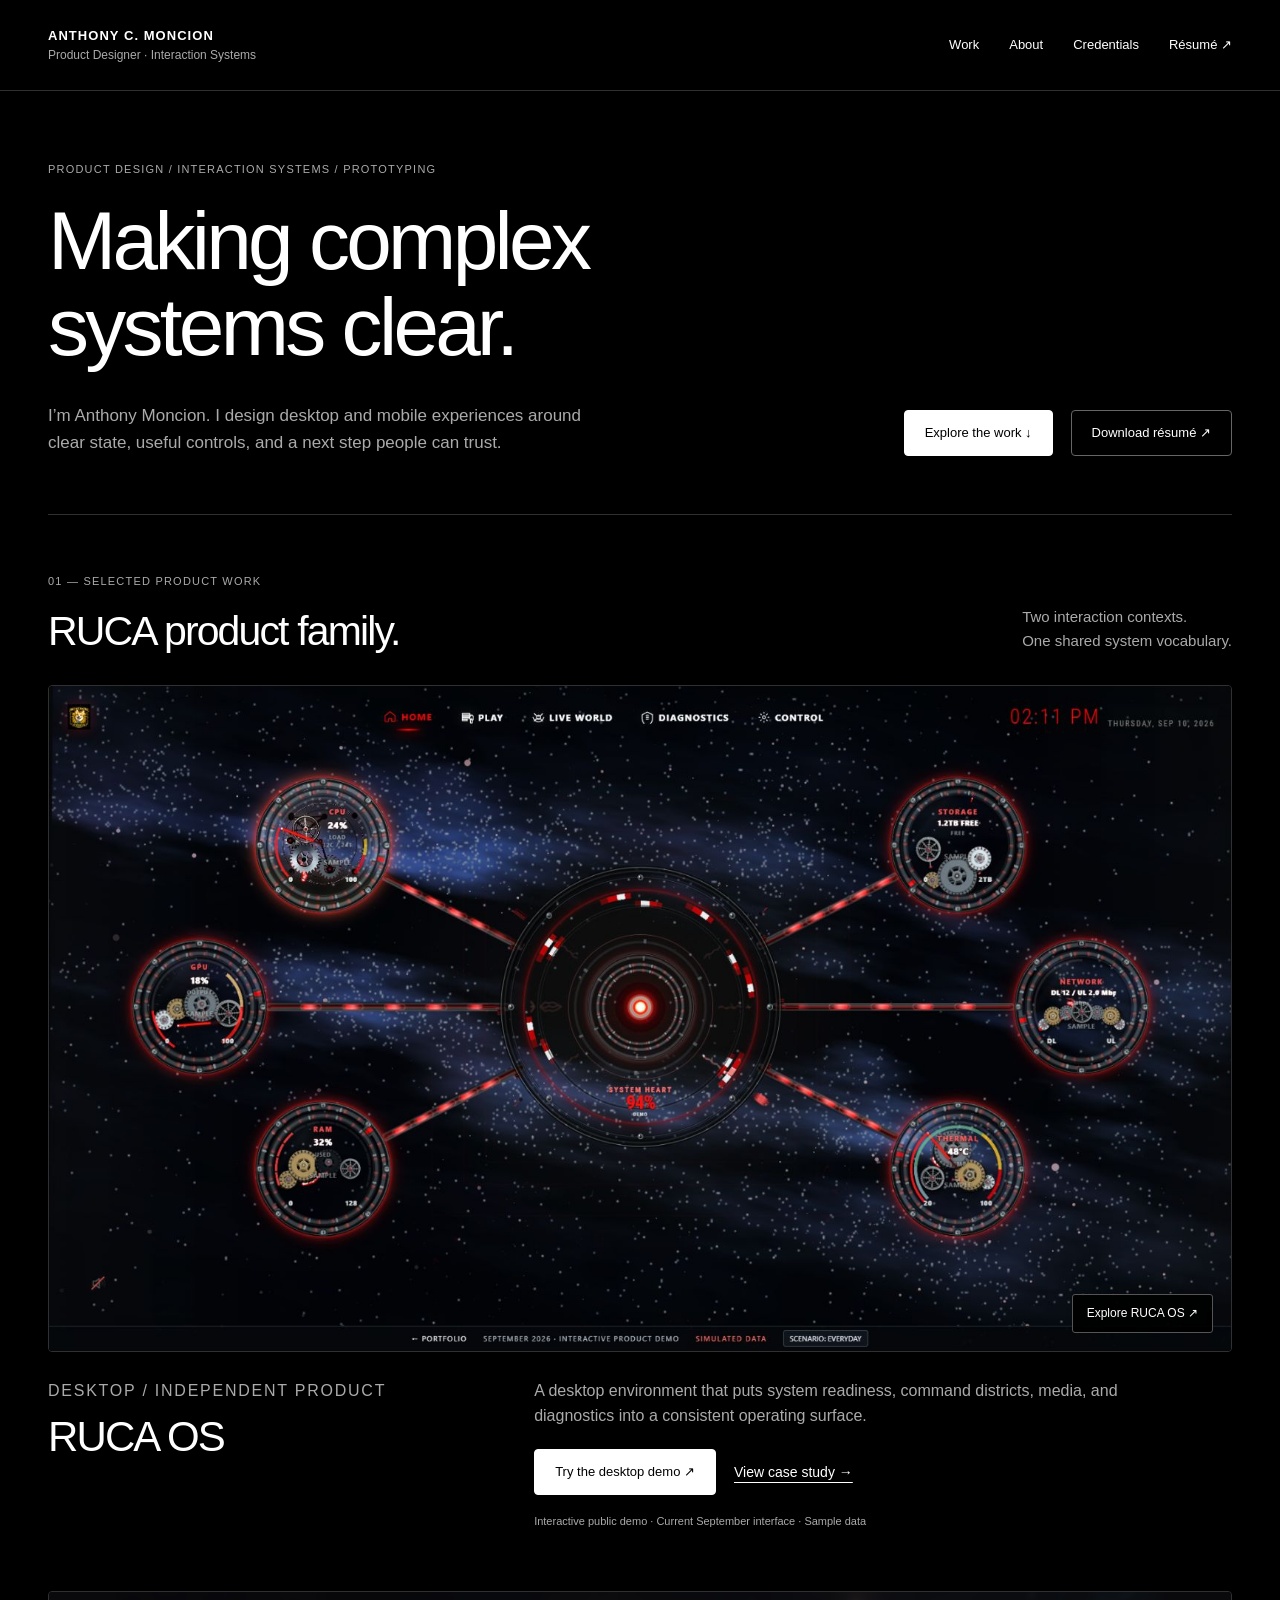
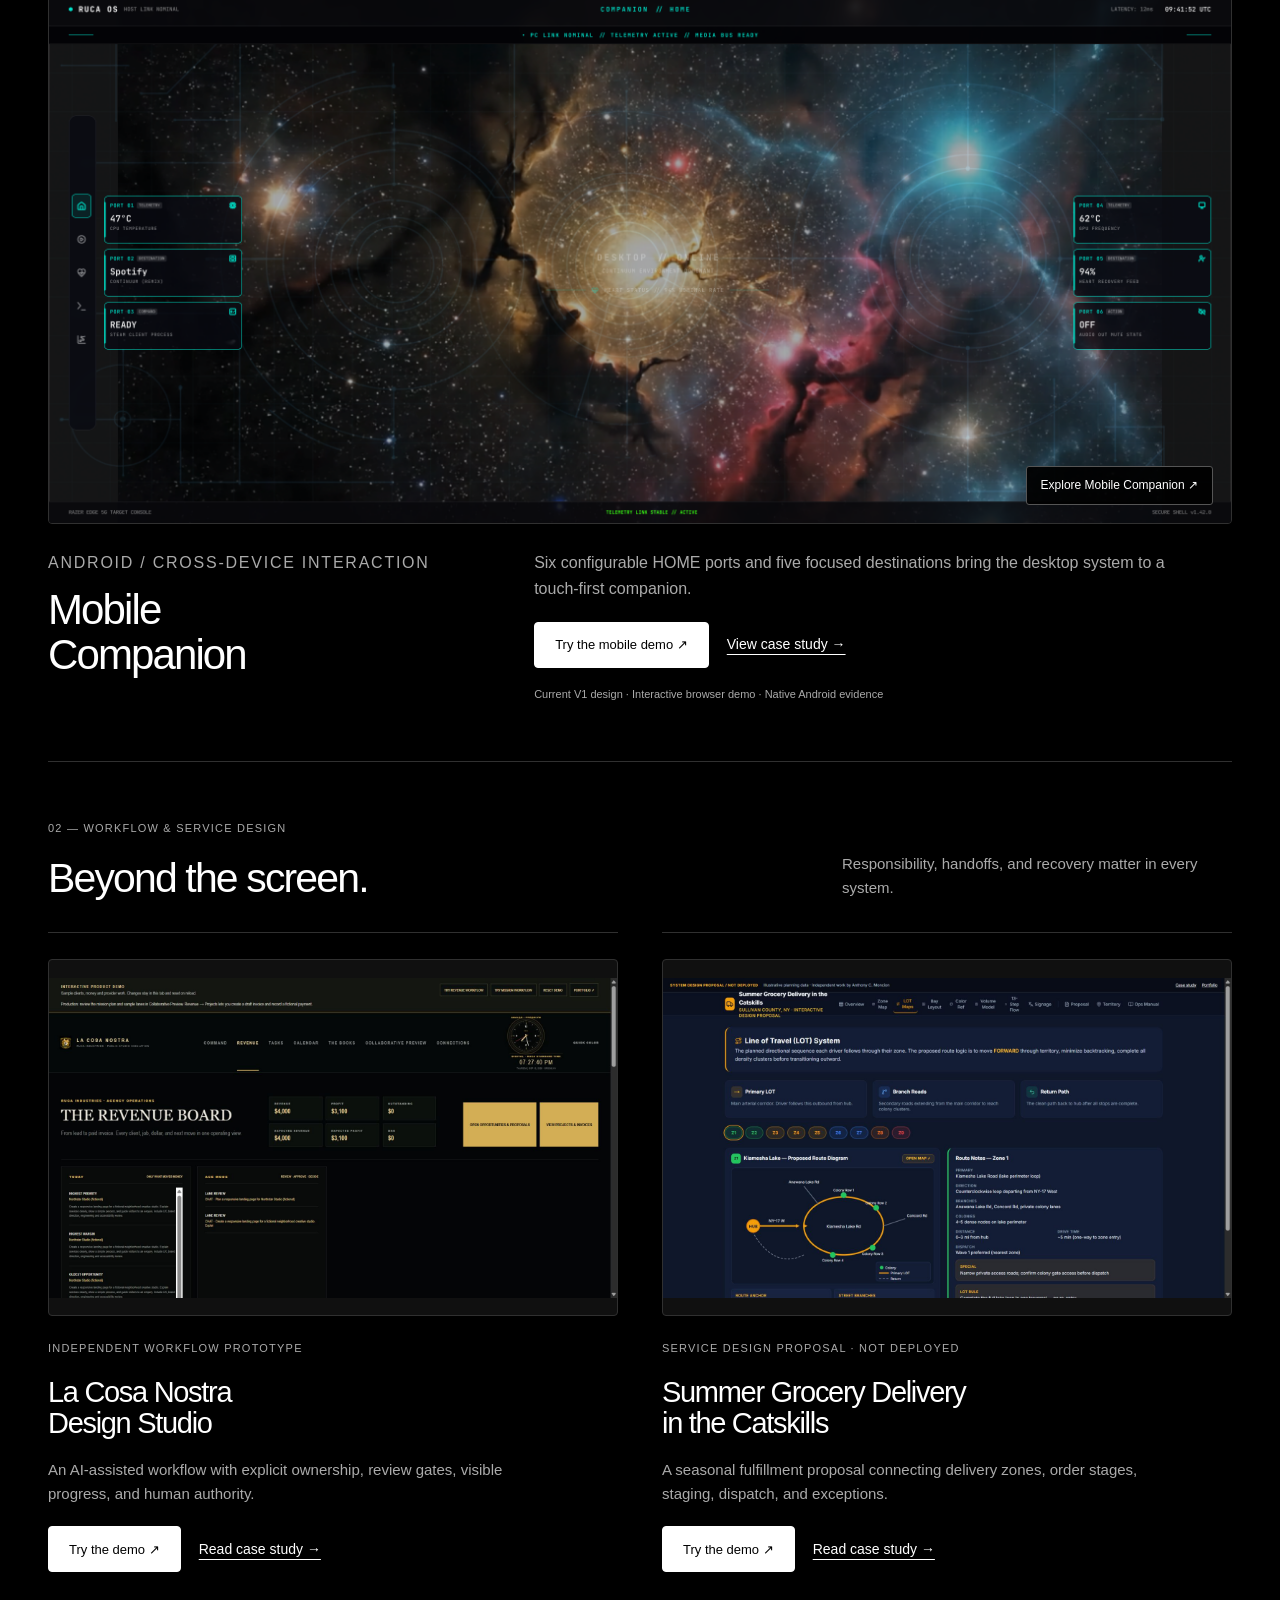
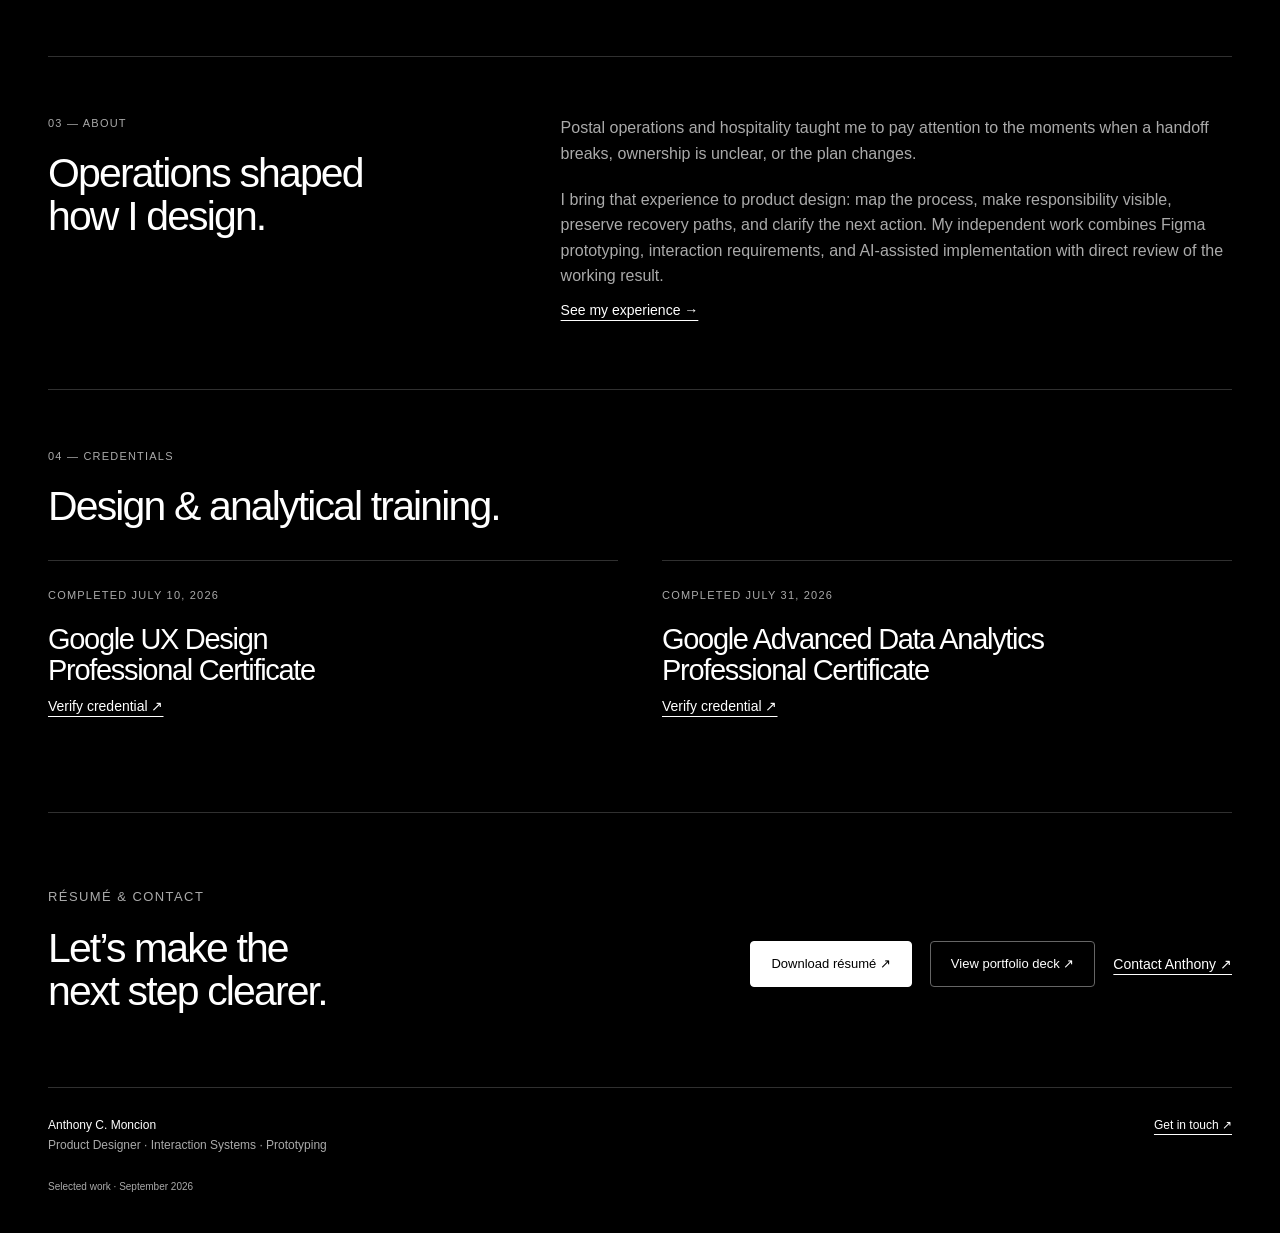
<file: portfolio/index.html>
<!doctype html>
<html lang="en"><head><meta charset="utf-8"><meta name="viewport" content="width=device-width,initial-scale=1"><meta name="description" content="Anthony C. Moncion: product design, interaction systems, and prototyping. Explore RUCA OS, its Mobile Companion, and workflow and service design."><meta name="theme-color" content="#000000"><meta name="color-scheme" content="dark"><meta http-equiv="Content-Security-Policy" content="default-src 'self';style-src 'self';script-src 'self';img-src 'self' data:;font-src 'self';connect-src 'self';object-src 'none';base-uri 'none'"><title>Product Designer | Anthony C. Moncion</title><link rel="icon" href="/icons/icon-192.png"><link rel="stylesheet" href="/portfolio/portfolio.css?v=20260910-current-release"><script src="/portfolio/portfolio.js?v=20260910-current-release" defer></script></head><body><a class="skip-link" href="#main">Skip to content</a>
<header class="site-header"><div class="header-inner"><a class="identity" href="/portfolio/"><strong>ANTHONY C. MONCION</strong><span>Product Designer · Interaction Systems</span></a><nav aria-label="Main navigation"><a href="/portfolio/#work">Work</a><a href="/portfolio/#about">About</a><a href="/portfolio/#credentials">Credentials</a><a href="/resume/Anthony_Moncion_Interaction_Designer_Public_Resume.pdf">Résumé ↗</a></nav></div></header><main id="main" class="wrap">
<section class="hero"><p class="eyebrow">Product design / Interaction systems / Prototyping</p><h1>Making complex<br>systems clear.</h1><div class="hero-bottom"><p class="lead">I’m Anthony Moncion. I design desktop and mobile experiences around clear state, useful controls, and a next step people can trust.</p><div class="actions"><a class="button" href="#work">Explore the work ↓</a><a class="button secondary" href="/resume/Anthony_Moncion_Interaction_Designer_Public_Resume.pdf">Download résumé ↗</a></div></div></section>
<section class="section" id="work"><div class="section-heading"><div><p class="eyebrow">01 — Selected product work</p><h2>RUCA product family.</h2></div><p>Two interaction contexts.<br>One shared system vocabulary.</p></div><div class="projects">
<article class="project"><a class="project-cover" href="/demo/" aria-label="Open the RUCA OS interactive demo"><img src="/demo/assets/evidence/home.png" alt="September RUCA OS desktop demo: red System Heart, six mechanical instruments, and galaxy field" width="1600" height="900" loading="eager"><span class="cover-caption">Explore RUCA OS ↗</span></a><div class="project-body"><div><p class="eyebrow">Desktop / Independent product</p><h3>RUCA OS</h3></div><div><p>A desktop environment that puts system readiness, command districts, media, and diagnostics into a consistent operating surface.</p><div class="actions"><a class="button" href="/demo/">Try the desktop demo ↗</a><a class="text-link" href="/portfolio/ruca-os/">View case study →</a></div><p class="status">Interactive public demo · Current September interface · Sample data</p></div></div></article>
<article class="project"><a class="project-cover" href="/mobile-showcase/" aria-label="Open the Mobile Companion interactive demo"><img src="/assets/mobile-current/home.png" alt="Current RUCA Mobile Companion V1 HOME with six configurable ports and five-destination navigation" width="1920" height="1080" loading="lazy"><span class="cover-caption">Explore Mobile Companion ↗</span></a><div class="project-body"><div><p class="eyebrow">Android / Cross-device interaction</p><h3>Mobile<br>Companion</h3></div><div><p>Six configurable HOME ports and five focused destinations bring the desktop system to a touch-first companion.</p><div class="actions"><a class="button" href="/mobile-showcase/">Try the mobile demo ↗</a><a class="text-link" href="/portfolio/ruca-mobile/">View case study →</a></div><p class="status">Current V1 design · Interactive browser demo · Native Android evidence</p></div></div></article></div></section>
<section class="section"><div class="section-heading"><div><p class="eyebrow">02 — Workflow & service design</p><h2>Beyond the screen.</h2></div><p>Responsibility, handoffs, and recovery matter in every system.</p></div><div class="supporting"><article class="support-card"><a class="support-demo-cover" href="/la-cosa-nostra-demo/" aria-label="Open La Cosa Nostra functional demo"><img src="/la-cosa-nostra-demo/assets/overview.png" alt="La Cosa Nostra functional demo: revenue and mission control" loading="lazy" width="1440" height="900"></a><p class="eyebrow">Independent workflow prototype</p><h3>La Cosa Nostra<br>Design Studio</h3><p>An AI-assisted workflow with explicit ownership, review gates, visible progress, and human authority.</p><div class="actions"><a class="button" href="/la-cosa-nostra-demo/">Try the demo ↗</a><a class="text-link" href="/portfolio/la-cosa-nostra/">Read case study →</a></div></article><article class="support-card"><a class="support-demo-cover" href="/catskills-grocery-demo/" aria-label="Open Summer Grocery Delivery in the Catskills functional demo"><img src="/catskills-grocery-demo/assets/overview.png" alt="Summer Grocery Delivery in the Catskills functional demo: delivery zones, routes and fulfillment tools" loading="lazy" width="1440" height="900"></a><p class="eyebrow">Service design proposal · Not deployed</p><h3>Summer Grocery Delivery<br>in the Catskills</h3><p>A seasonal fulfillment proposal connecting delivery zones, order stages, staging, dispatch, and exceptions.</p><div class="actions"><a class="button" href="/catskills-grocery-demo/">Try the demo ↗</a><a class="text-link" href="/portfolio/catskills-grocery/">Read case study →</a></div></article></div></section>
<section class="section about" id="about"><div><p class="eyebrow">03 — About</p><h2>Operations shaped<br>how I design.</h2></div><div class="body-copy"><p>Postal operations and hospitality taught me to pay attention to the moments when a handoff breaks, ownership is unclear, or the plan changes.</p><p>I bring that experience to product design: map the process, make responsibility visible, preserve recovery paths, and clarify the next action. My independent work combines Figma prototyping, interaction requirements, and AI-assisted implementation with direct review of the working result.</p><a class="text-link" href="/resume/Anthony_Moncion_Interaction_Designer_Public_Resume.pdf">See my experience →</a></div></section>
<section class="section" id="credentials"><div class="section-heading"><div><p class="eyebrow">04 — Credentials</p><h2>Design & analytical training.</h2></div></div><div class="supporting"><article class="support-card"><p class="eyebrow">Completed July 10, 2026</p><h3>Google UX Design<br>Professional Certificate</h3><a class="text-link" href="https://coursera.org/verify/professional-cert/9HA7GIF9HSYN" target="_blank" rel="noopener noreferrer">Verify credential ↗</a></article><article class="support-card"><p class="eyebrow">Completed July 31, 2026</p><h3>Google Advanced Data Analytics<br>Professional Certificate</h3><a class="text-link" href="https://coursera.org/verify/professional-cert/8EW8G2NR5GMU" target="_blank" rel="noopener noreferrer">Verify credential ↗</a></article></div></section>
<section class="section"><div class="contact-panel"><div><p class="eyebrow">Résumé & contact</p><h2>Let’s make the<br>next step clearer.</h2></div><div class="actions"><a class="button" href="/resume/Anthony_Moncion_Interaction_Designer_Public_Resume.pdf">Download résumé ↗</a><a class="button secondary" href="/resume/Anthony_Moncion_Portfolio.pdf">View portfolio deck ↗</a><a class="text-link" href="mailto:hello@rucasrapidpcrepairlab.com">Contact Anthony ↗</a></div></div></section></main><footer class="site-footer wrap"><p>Anthony C. Moncion <span>Product Designer · Interaction Systems · Prototyping</span></p><a href="mailto:hello@rucasrapidpcrepairlab.com">Get in touch ↗</a><p class="release">Selected work · September 2026</p></footer></body></html>
</file>
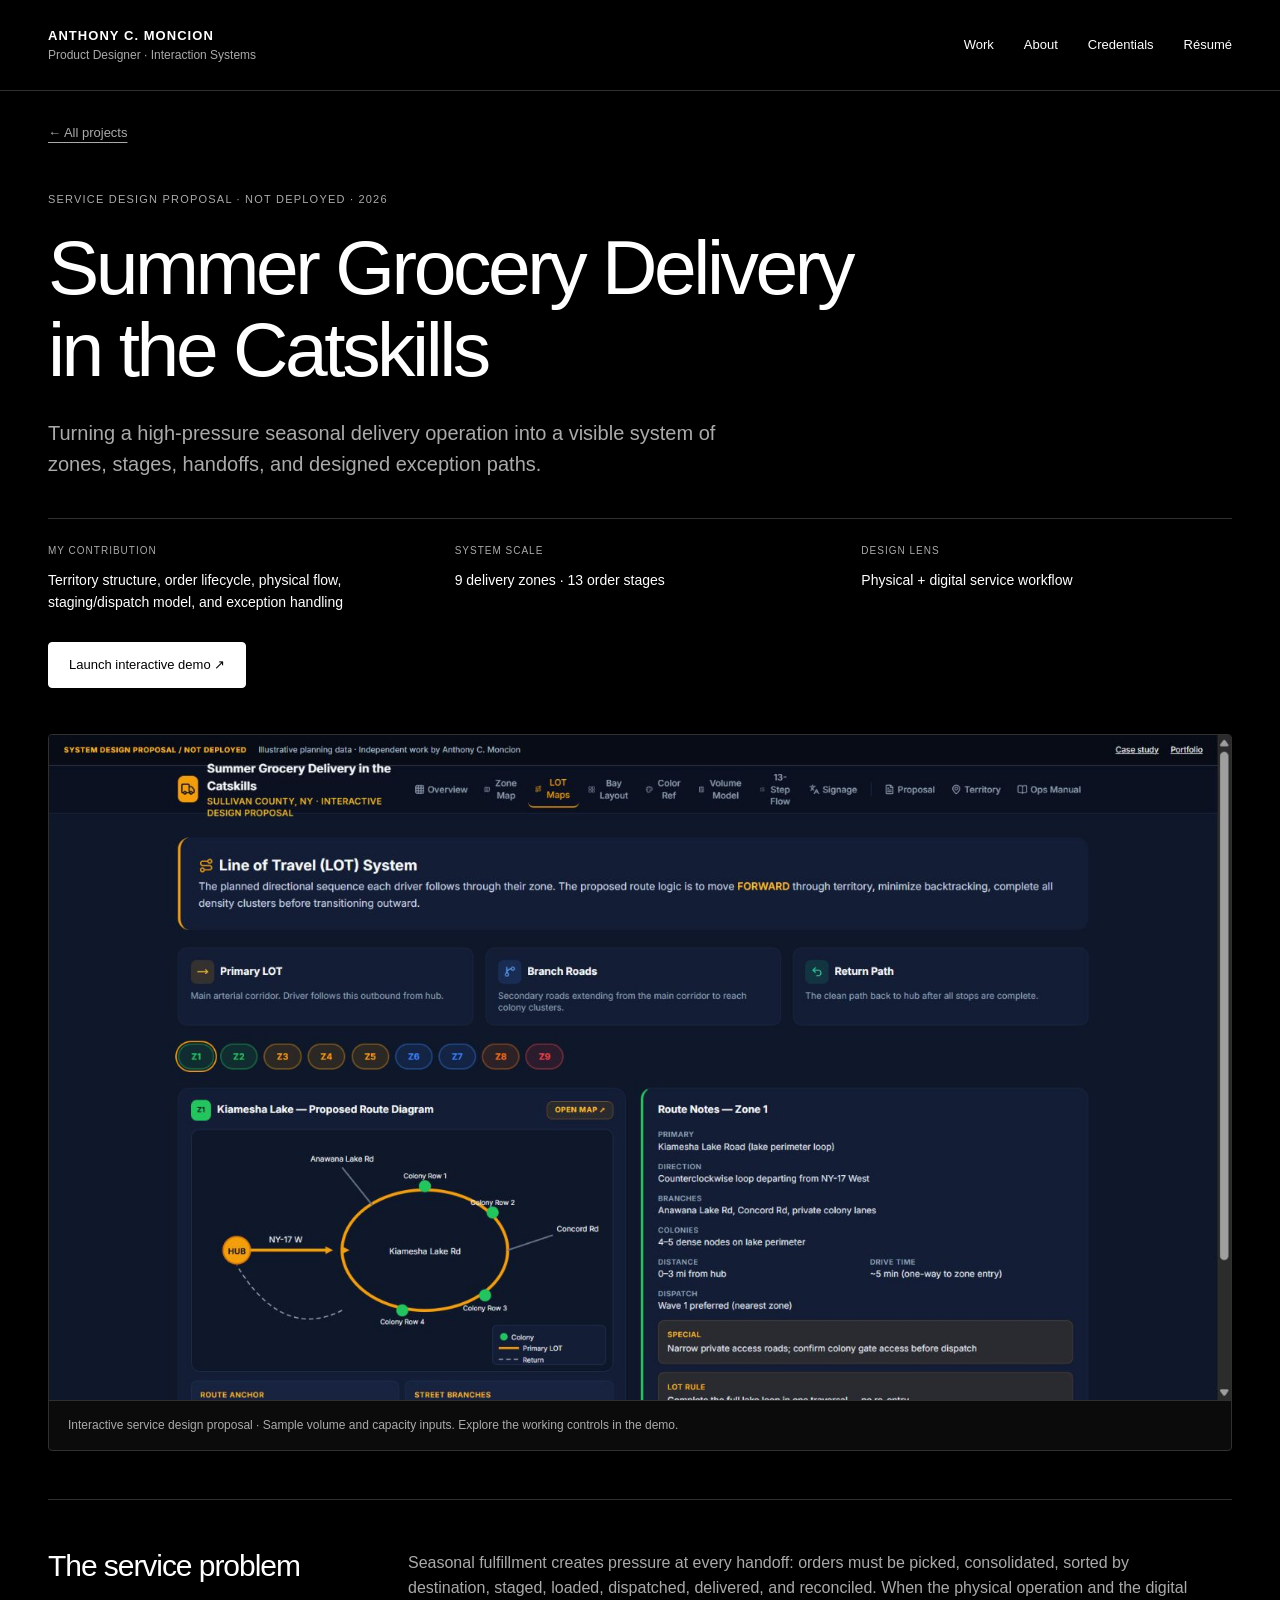
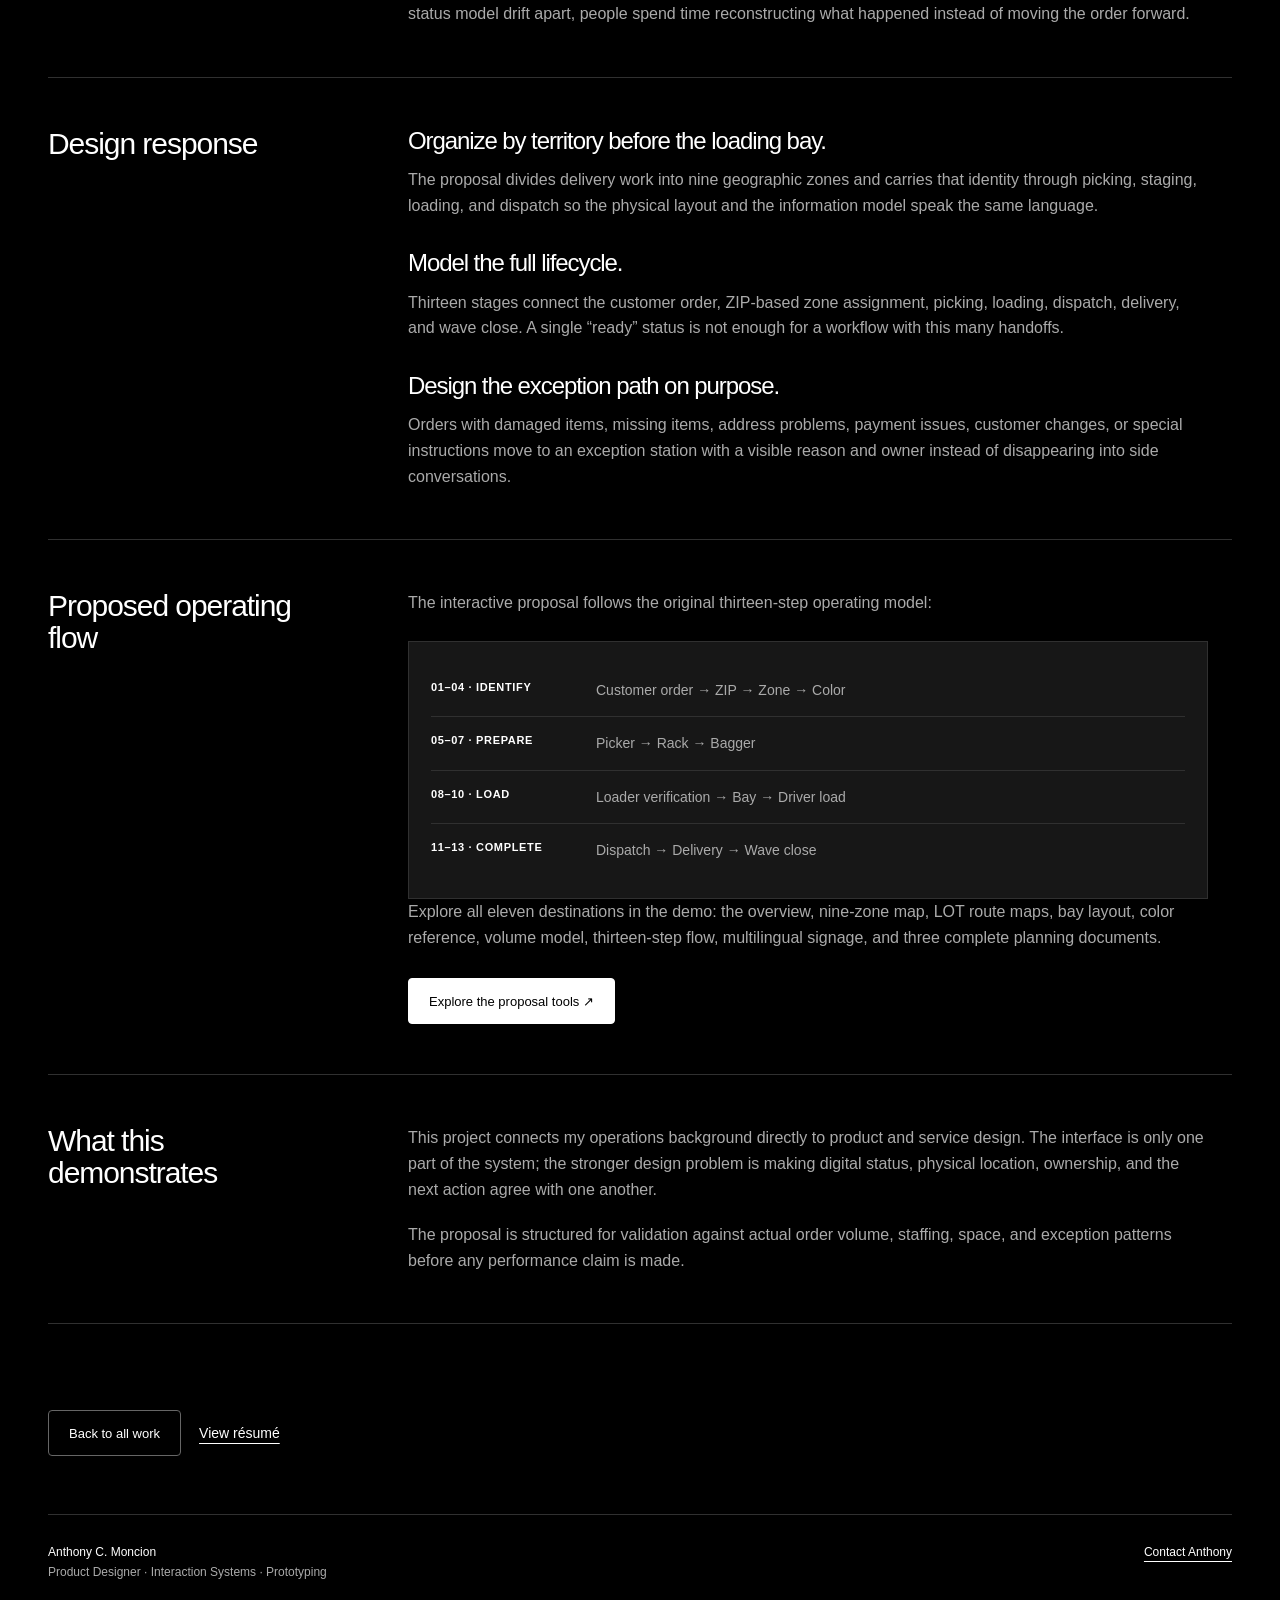
<file: portfolio/catskills-grocery/index.html>
<!doctype html><html lang="en"><head><meta charset="utf-8"><meta name="viewport" content="width=device-width,initial-scale=1"><meta name="description" content="Summer Grocery Delivery in the Catskills: service design for seasonal fulfillment, territory planning, staging, dispatch, and exception handling."><meta name="theme-color" content="#000000"><meta name="color-scheme" content="dark"><meta http-equiv="Content-Security-Policy" content="default-src 'self'; style-src 'self'; script-src 'self'; img-src 'self' data:; connect-src 'none'; worker-src 'self'; object-src 'none'; base-uri 'none'; form-action 'none'"><title>Summer Grocery Delivery in the Catskills | Anthony C. Moncion</title><link rel="stylesheet" href="/portfolio/portfolio.css?20260910-current-release"><script src="/portfolio/portfolio.js?20260910-current-release" defer></script></head><body><a class="skip-link" href="#main">Skip to content</a><header class="site-header"><div class="header-inner"><a class="identity" href="/"><strong>ANTHONY C. MONCION</strong><span>Product Designer · Interaction Systems</span></a><nav aria-label="Main navigation"><a href="/portfolio/#work">Work</a><a href="/portfolio/#about">About</a><a href="/portfolio/#credentials">Credentials</a><a href="/resume/Anthony_Moncion_Interaction_Designer_Public_Resume.pdf">Résumé</a></nav></div></header><main id="main" class="wrap"><a class="back-link" href="/portfolio/#work">← All projects</a><section class="case-hero"><p class="eyebrow">Service design proposal · Not deployed · 2026</p><h1>Summer Grocery Delivery<br>in the Catskills</h1><p class="lead">Turning a high-pressure seasonal delivery operation into a visible system of zones, stages, handoffs, and designed exception paths.</p><dl class="case-meta"><div><dt>My contribution</dt><dd>Territory structure, order lifecycle, physical flow, staging/dispatch model, and exception handling</dd></div><div><dt>System scale</dt><dd>9 delivery zones · 13 order stages</dd></div><div><dt>Design lens</dt><dd>Physical + digital service workflow</dd></div></dl><div class="actions"><a class="button" href="/catskills-grocery-demo/">Launch interactive demo ↗</a></div></section><figure class="evidence-figure"><a class="image-link" href="/catskills-grocery-demo/" aria-label="Open Summer Grocery Delivery in the Catskills interactive demo"><img src="/catskills-grocery-demo/assets/overview.png" alt="Summer Grocery Delivery in the Catskills functional demo: delivery zones, routes and fulfillment tools" width="1440" height="900" loading="eager"></a><figcaption>Interactive service design proposal · Sample volume and capacity inputs. Explore the working controls in the demo.</figcaption></figure><section class="case-section"><h2>The service problem</h2><div class="body-copy"><p>Seasonal fulfillment creates pressure at every handoff: orders must be picked, consolidated, sorted by destination, staged, loaded, dispatched, delivered, and reconciled. When the physical operation and the digital status model drift apart, people spend time reconstructing what happened instead of moving the order forward.</p></div></section><section class="case-section"><h2>Design response</h2><div class="body-copy"><article><h3>Organize by territory before the loading bay.</h3><p>The proposal divides delivery work into nine geographic zones and carries that identity through picking, staging, loading, and dispatch so the physical layout and the information model speak the same language.</p></article><article><h3>Model the full lifecycle.</h3><p>Thirteen stages connect the customer order, ZIP-based zone assignment, picking, loading, dispatch, delivery, and wave close. A single “ready” status is not enough for a workflow with this many handoffs.</p></article><article><h3>Design the exception path on purpose.</h3><p>Orders with damaged items, missing items, address problems, payment issues, customer changes, or special instructions move to an exception station with a visible reason and owner instead of disappearing into side conversations.</p></article></div></section><section class="case-section"><h2>Proposed operating flow</h2><div class="body-copy"><p>The interactive proposal follows the original thirteen-step operating model:</p><div class="flow"><div class="flow-row"><strong>01–04 · IDENTIFY</strong><span>Customer order → ZIP → Zone → Color</span></div><div class="flow-row"><strong>05–07 · PREPARE</strong><span>Picker → Rack → Bagger</span></div><div class="flow-row"><strong>08–10 · LOAD</strong><span>Loader verification → Bay → Driver load</span></div><div class="flow-row"><strong>11–13 · COMPLETE</strong><span>Dispatch → Delivery → Wave close</span></div></div><p>Explore all eleven destinations in the demo: the overview, nine-zone map, LOT route maps, bay layout, color reference, volume model, thirteen-step flow, multilingual signage, and three complete planning documents.</p><div class="actions"><a class="button" href="/catskills-grocery-demo/">Explore the proposal tools ↗</a></div></div></section><section class="case-section"><h2>What this demonstrates</h2><div class="body-copy"><p>This project connects my operations background directly to product and service design. The interface is only one part of the system; the stronger design problem is making digital status, physical location, ownership, and the next action agree with one another.</p><p>The proposal is structured for validation against actual order volume, staffing, space, and exception patterns before any performance claim is made.</p></div></section><section class="section"><div class="actions"><a class="button secondary" href="/portfolio/#work">Back to all work</a><a class="text-link" href="/resume/Anthony_Moncion_Interaction_Designer_Public_Resume.pdf">View résumé</a></div></section></main><footer class="site-footer wrap"><p>Anthony C. Moncion <span>Product Designer · Interaction Systems · Prototyping</span></p><a href="mailto:hello@rucasrapidpcrepairlab.com">Contact Anthony</a></footer></body></html>
</file>
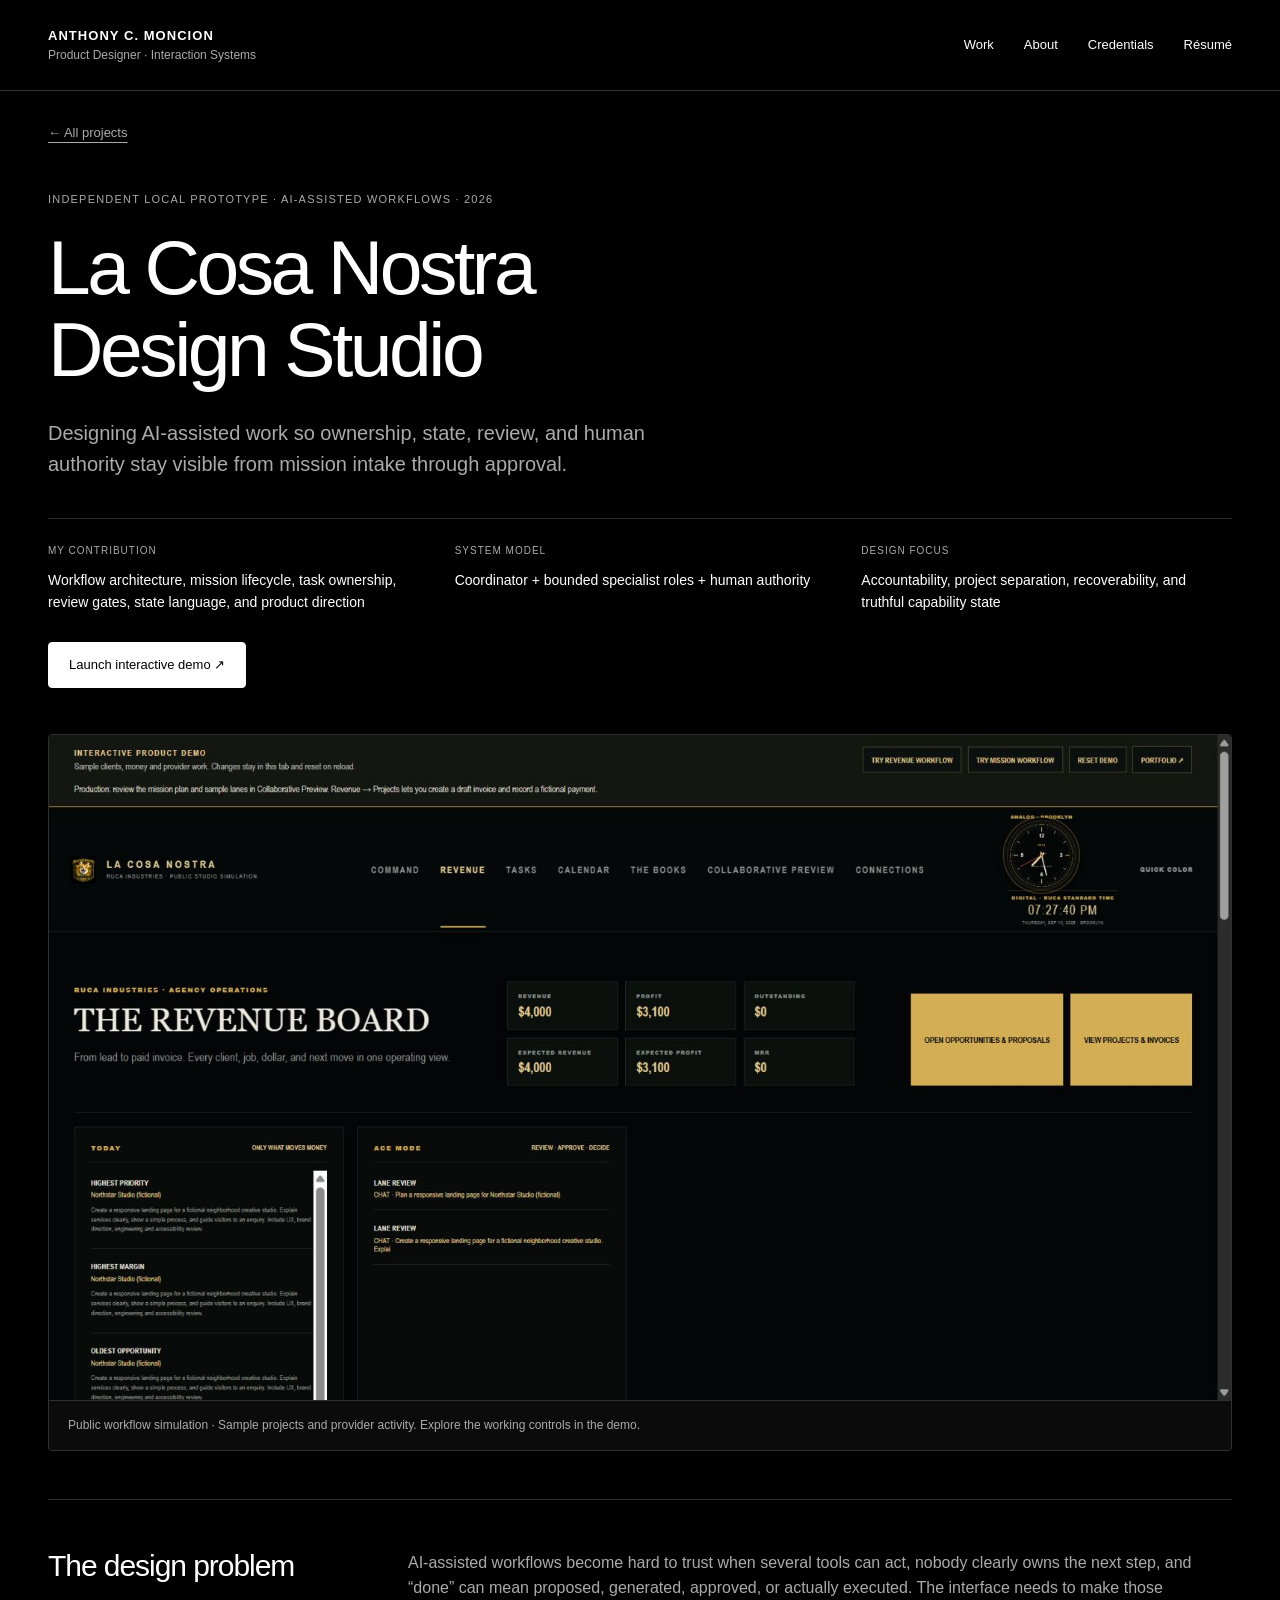
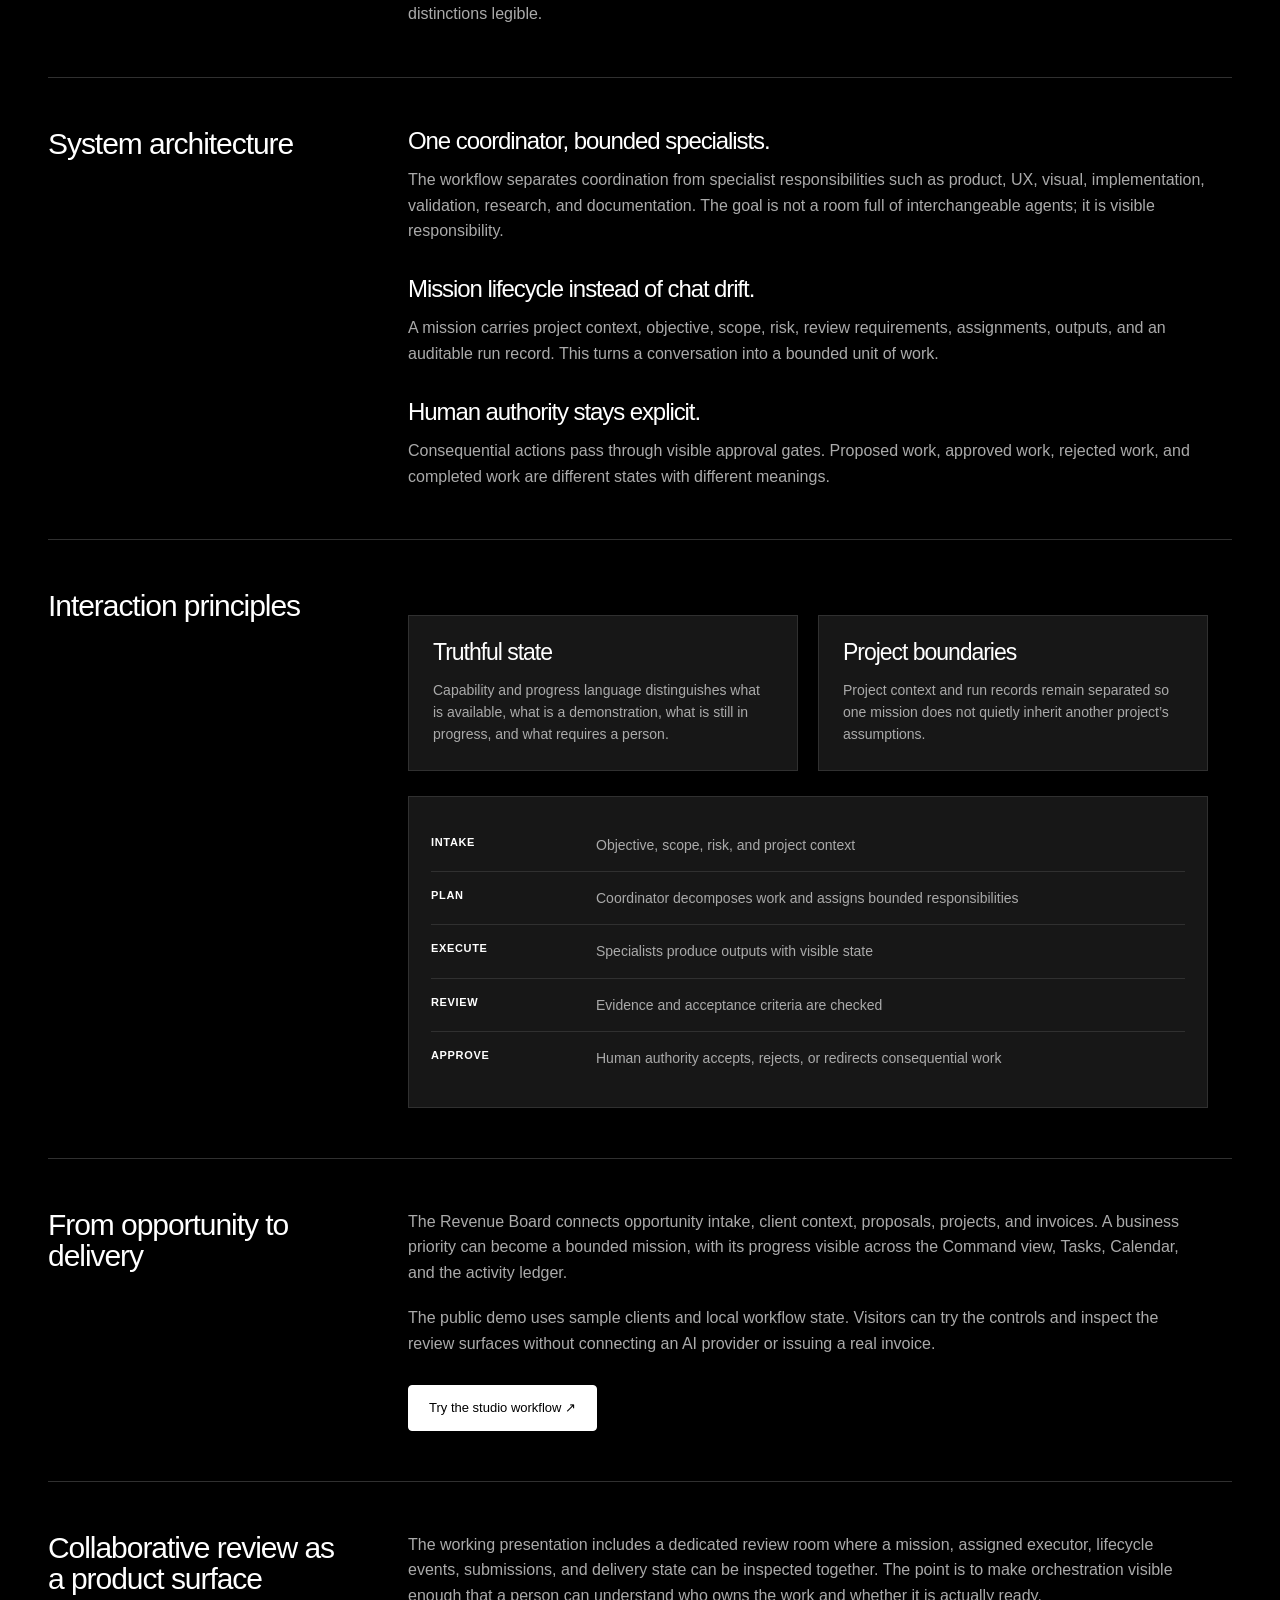
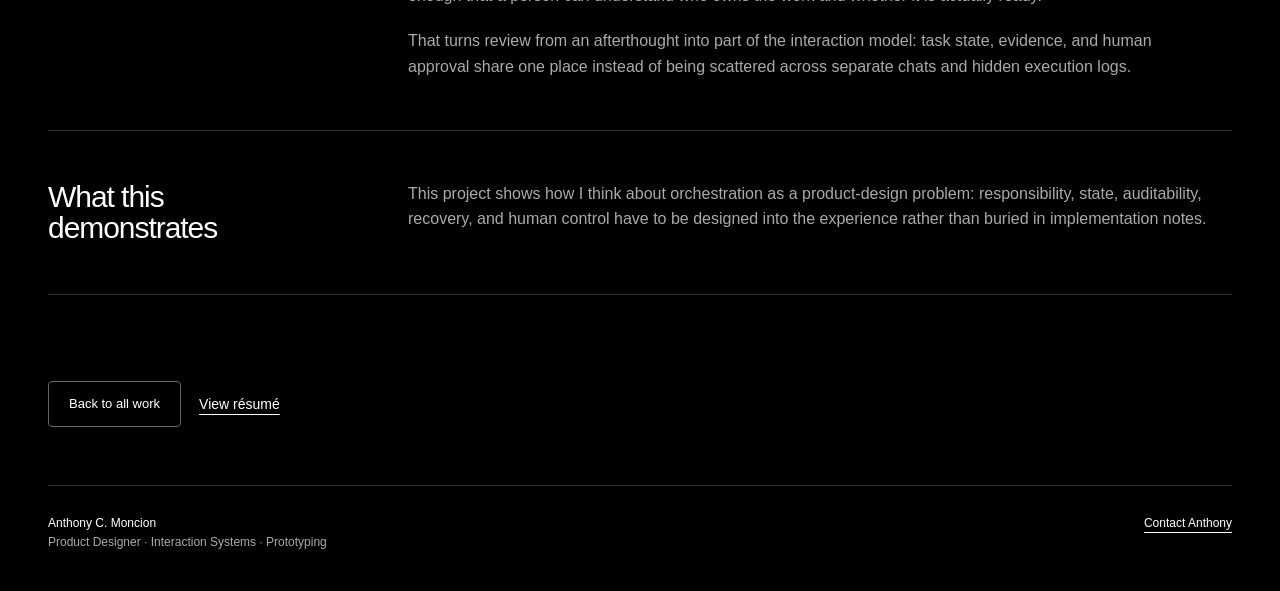
<file: portfolio/la-cosa-nostra/index.html>
<!doctype html><html lang="en"><head><meta charset="utf-8"><meta name="viewport" content="width=device-width,initial-scale=1"><meta name="description" content="La Cosa Nostra Design Studio: AI-assisted workflow design centered on ownership, review gates, explicit state, project boundaries, and human authority."><meta name="theme-color" content="#000000"><meta name="color-scheme" content="dark"><meta http-equiv="Content-Security-Policy" content="default-src 'self'; style-src 'self'; script-src 'self'; img-src 'self' data:; connect-src 'none'; worker-src 'self'; object-src 'none'; base-uri 'none'; form-action 'none'"><title>La Cosa Nostra Design Studio | Anthony C. Moncion</title><link rel="stylesheet" href="/portfolio/portfolio.css?20260910-current-release"><script src="/portfolio/portfolio.js?20260910-current-release" defer></script></head><body><a class="skip-link" href="#main">Skip to content</a><header class="site-header"><div class="header-inner"><a class="identity" href="/"><strong>ANTHONY C. MONCION</strong><span>Product Designer · Interaction Systems</span></a><nav aria-label="Main navigation"><a href="/portfolio/#work">Work</a><a href="/portfolio/#about">About</a><a href="/portfolio/#credentials">Credentials</a><a href="/resume/Anthony_Moncion_Interaction_Designer_Public_Resume.pdf">Résumé</a></nav></div></header><main id="main" class="wrap"><a class="back-link" href="/portfolio/#work">← All projects</a><section class="case-hero"><p class="eyebrow">Independent local prototype · AI-assisted workflows · 2026</p><h1>La Cosa Nostra<br>Design Studio</h1><p class="lead">Designing AI-assisted work so ownership, state, review, and human authority stay visible from mission intake through approval.</p><dl class="case-meta"><div><dt>My contribution</dt><dd>Workflow architecture, mission lifecycle, task ownership, review gates, state language, and product direction</dd></div><div><dt>System model</dt><dd>Coordinator + bounded specialist roles + human authority</dd></div><div><dt>Design focus</dt><dd>Accountability, project separation, recoverability, and truthful capability state</dd></div></dl><div class="actions"><a class="button" href="/la-cosa-nostra-demo/">Launch interactive demo ↗</a></div></section><figure class="evidence-figure"><a class="image-link" href="/la-cosa-nostra-demo/" aria-label="Open La Cosa Nostra interactive demo"><img src="/la-cosa-nostra-demo/assets/overview.png" alt="La Cosa Nostra functional demo: revenue and mission control" width="1440" height="900" loading="eager"></a><figcaption>Public workflow simulation · Sample projects and provider activity. Explore the working controls in the demo.</figcaption></figure><section class="case-section"><h2>The design problem</h2><div class="body-copy"><p>AI-assisted workflows become hard to trust when several tools can act, nobody clearly owns the next step, and “done” can mean proposed, generated, approved, or actually executed. The interface needs to make those distinctions legible.</p></div></section><section class="case-section"><h2>System architecture</h2><div class="body-copy"><article><h3>One coordinator, bounded specialists.</h3><p>The workflow separates coordination from specialist responsibilities such as product, UX, visual, implementation, validation, research, and documentation. The goal is not a room full of interchangeable agents; it is visible responsibility.</p></article><article><h3>Mission lifecycle instead of chat drift.</h3><p>A mission carries project context, objective, scope, risk, review requirements, assignments, outputs, and an auditable run record. This turns a conversation into a bounded unit of work.</p></article><article><h3>Human authority stays explicit.</h3><p>Consequential actions pass through visible approval gates. Proposed work, approved work, rejected work, and completed work are different states with different meanings.</p></article></div></section><section class="case-section"><h2>Interaction principles</h2><div class="body-copy"><div class="comparison"><div><h3>Truthful state</h3><p>Capability and progress language distinguishes what is available, what is a demonstration, what is still in progress, and what requires a person.</p></div><div><h3>Project boundaries</h3><p>Project context and run records remain separated so one mission does not quietly inherit another project’s assumptions.</p></div></div><div class="flow"><div class="flow-row"><strong>INTAKE</strong><span>Objective, scope, risk, and project context</span></div><div class="flow-row"><strong>PLAN</strong><span>Coordinator decomposes work and assigns bounded responsibilities</span></div><div class="flow-row"><strong>EXECUTE</strong><span>Specialists produce outputs with visible state</span></div><div class="flow-row"><strong>REVIEW</strong><span>Evidence and acceptance criteria are checked</span></div><div class="flow-row"><strong>APPROVE</strong><span>Human authority accepts, rejects, or redirects consequential work</span></div></div></div></section><section class="case-section"><h2>From opportunity to delivery</h2><div class="body-copy"><p>The Revenue Board connects opportunity intake, client context, proposals, projects, and invoices. A business priority can become a bounded mission, with its progress visible across the Command view, Tasks, Calendar, and the activity ledger.</p><p>The public demo uses sample clients and local workflow state. Visitors can try the controls and inspect the review surfaces without connecting an AI provider or issuing a real invoice.</p><div class="actions"><a class="button" href="/la-cosa-nostra-demo/">Try the studio workflow ↗</a></div></div></section><section class="case-section"><h2>Collaborative review as a product surface</h2><div class="body-copy"><p>The working presentation includes a dedicated review room where a mission, assigned executor, lifecycle events, submissions, and delivery state can be inspected together. The point is to make orchestration visible enough that a person can understand who owns the work and whether it is actually ready.</p><p>That turns review from an afterthought into part of the interaction model: task state, evidence, and human approval share one place instead of being scattered across separate chats and hidden execution logs.</p></div></section><section class="case-section"><h2>What this demonstrates</h2><div class="body-copy"><p>This project shows how I think about orchestration as a product-design problem: responsibility, state, auditability, recovery, and human control have to be designed into the experience rather than buried in implementation notes.</p></div></section><section class="section"><div class="actions"><a class="button secondary" href="/portfolio/#work">Back to all work</a><a class="text-link" href="/resume/Anthony_Moncion_Interaction_Designer_Public_Resume.pdf">View résumé</a></div></section></main><footer class="site-footer wrap"><p>Anthony C. Moncion <span>Product Designer · Interaction Systems · Prototyping</span></p><a href="mailto:hello@rucasrapidpcrepairlab.com">Contact Anthony</a></footer></body></html>
</file>
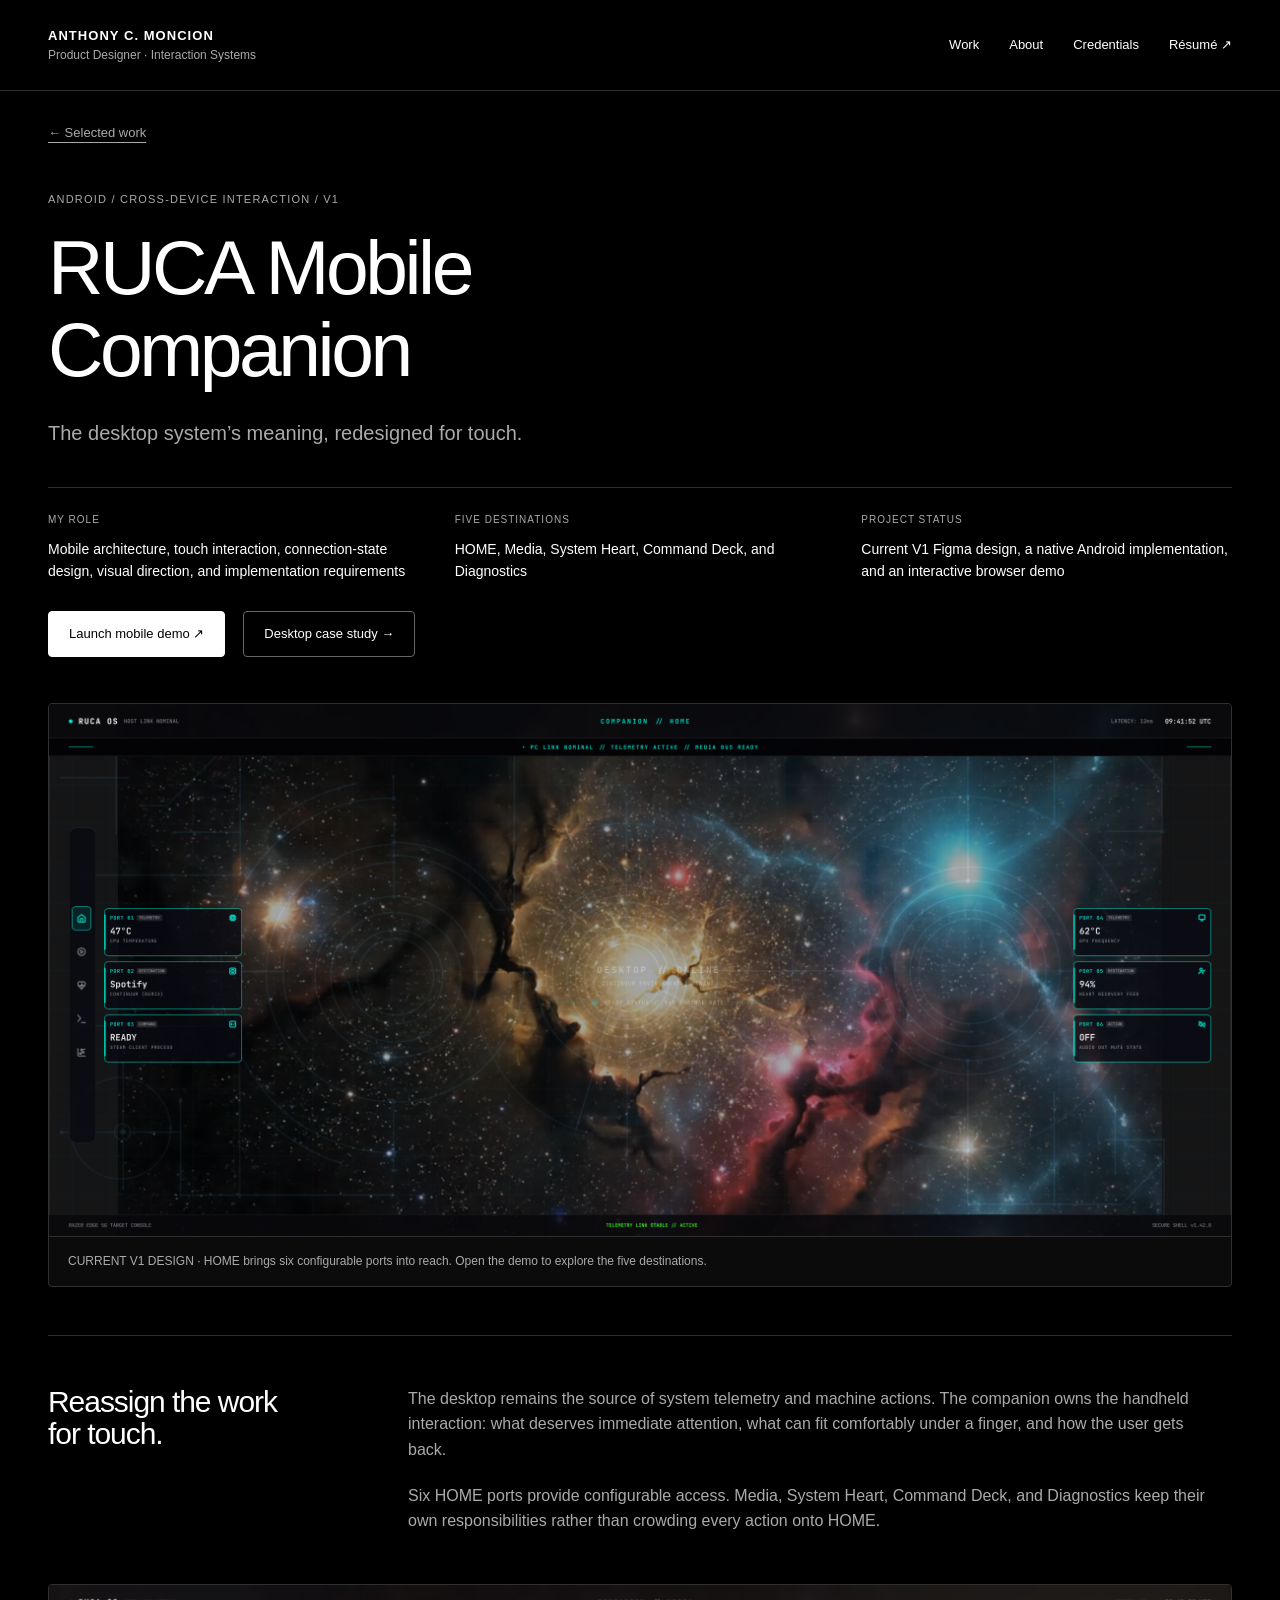
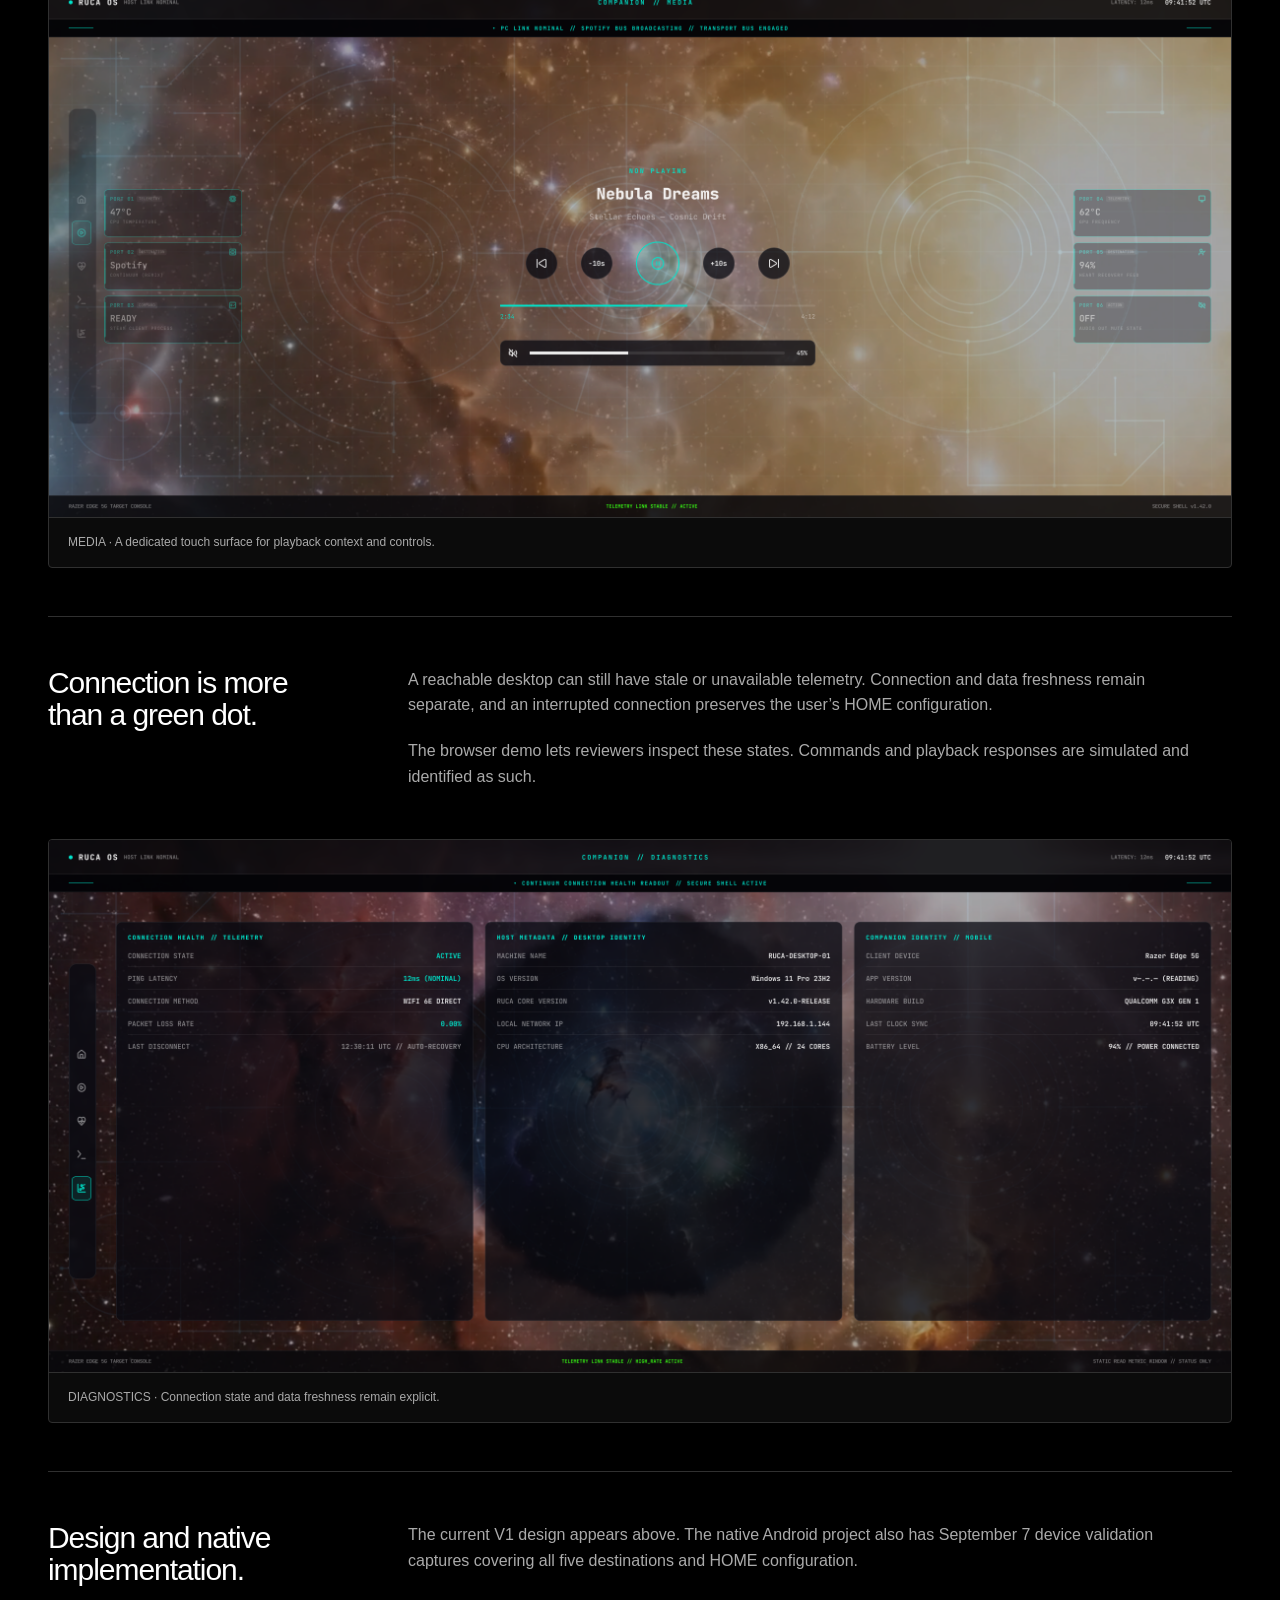
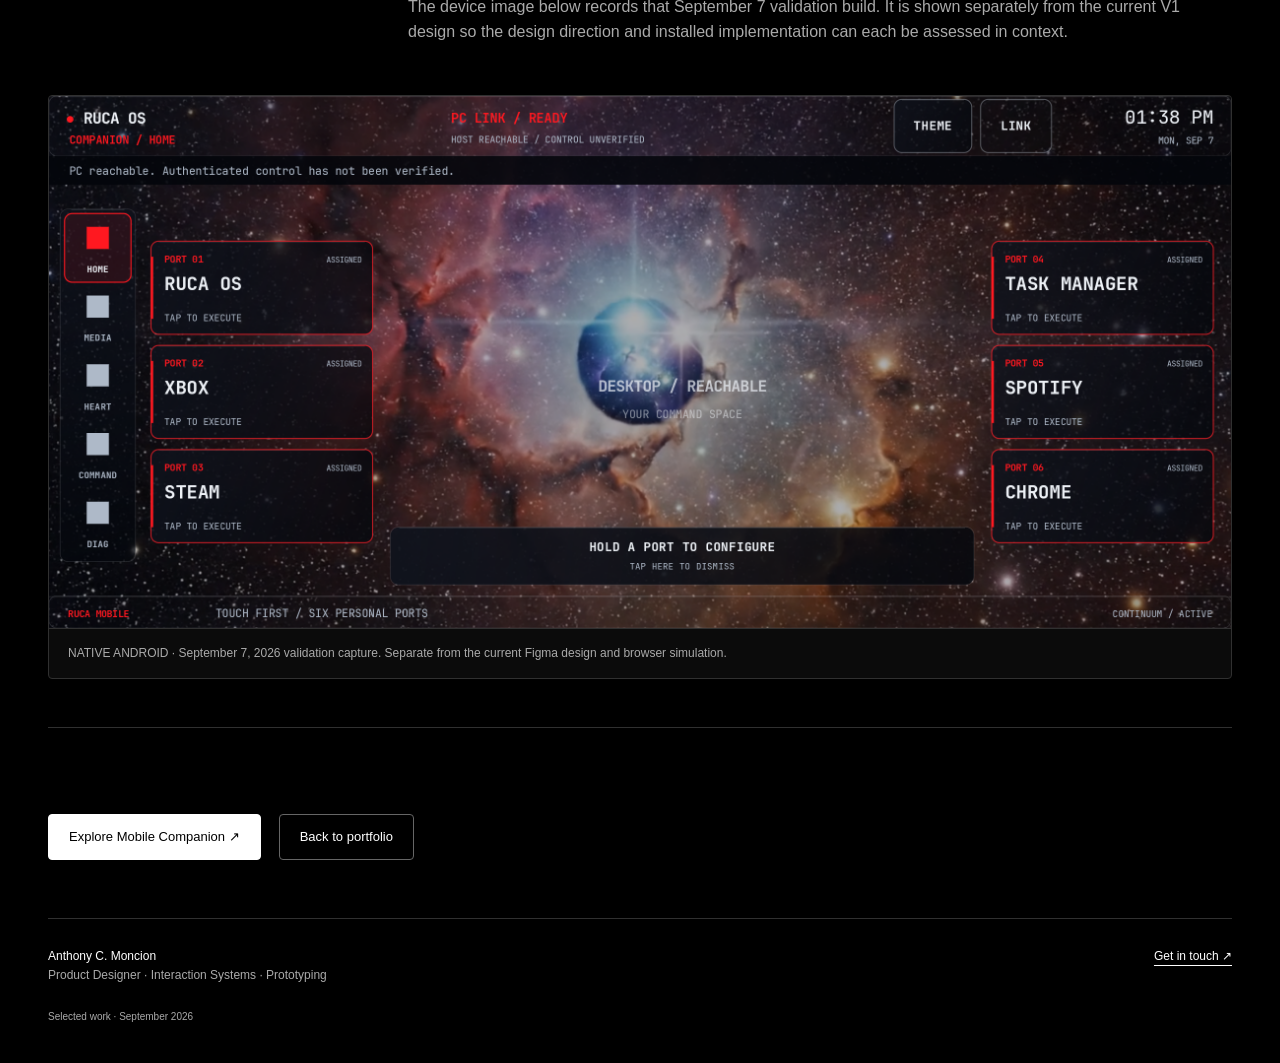
<file: portfolio/ruca-mobile/index.html>
<!doctype html>
<html lang="en"><head><meta charset="utf-8"><meta name="viewport" content="width=device-width,initial-scale=1"><meta name="description" content="RUCA Mobile Companion: five-destination V1 design, interactive demo, and native Android evidence."><meta name="theme-color" content="#000000"><meta name="color-scheme" content="dark"><meta http-equiv="Content-Security-Policy" content="default-src 'self';style-src 'self';script-src 'self';img-src 'self' data:;font-src 'self';connect-src 'self';object-src 'none';base-uri 'none'"><title>Mobile Companion | Anthony C. Moncion</title><link rel="icon" href="/icons/icon-192.png"><link rel="stylesheet" href="/portfolio/portfolio.css?v=20260910-current-release"><script src="/portfolio/portfolio.js?v=20260910-current-release" defer></script></head><body><a class="skip-link" href="#main">Skip to content</a>
<header class="site-header"><div class="header-inner"><a class="identity" href="/portfolio/"><strong>ANTHONY C. MONCION</strong><span>Product Designer · Interaction Systems</span></a><nav aria-label="Main navigation"><a href="/portfolio/#work">Work</a><a href="/portfolio/#about">About</a><a href="/portfolio/#credentials">Credentials</a><a href="/resume/Anthony_Moncion_Interaction_Designer_Public_Resume.pdf">Résumé ↗</a></nav></div></header><main id="main" class="wrap"><a class="back-link" href="/portfolio/#work">← Selected work</a><section class="case-hero"><p class="eyebrow">Android / Cross-device interaction / V1</p><h1>RUCA Mobile<br>Companion</h1><p class="lead">The desktop system’s meaning, redesigned for touch.</p><dl class="case-meta"><div><dt>My role</dt><dd>Mobile architecture, touch interaction, connection-state design, visual direction, and implementation requirements</dd></div><div><dt>Five destinations</dt><dd>HOME, Media, System Heart, Command Deck, and Diagnostics</dd></div><div><dt>Project status</dt><dd>Current V1 Figma design, a native Android implementation, and an interactive browser demo</dd></div></dl><div class="actions"><a class="button" href="/mobile-showcase/">Launch mobile demo ↗</a><a class="button secondary" href="/portfolio/ruca-os/">Desktop case study →</a></div></section><figure class="evidence-figure"><a class="image-link" href="/mobile-showcase/#home" aria-label="Current V1 Mobile Companion HOME design. Open interactive demo"><img src="/assets/mobile-current/home.png" alt="Current V1 Mobile Companion HOME design" loading="eager" width="2400" height="1080"></a><figcaption>CURRENT V1 DESIGN · HOME brings six configurable ports into reach. Open the demo to explore the five destinations.</figcaption></figure><section class="case-section"><h2>Reassign the work<br>for touch.</h2><div class="body-copy"><p>The desktop remains the source of system telemetry and machine actions. The companion owns the handheld interaction: what deserves immediate attention, what can fit comfortably under a finger, and how the user gets back.</p><p>Six HOME ports provide configurable access. Media, System Heart, Command Deck, and Diagnostics keep their own responsibilities rather than crowding every action onto HOME.</p></div></section><figure class="evidence-figure"><a class="image-link" href="/mobile-showcase/#media" aria-label="Current V1 Mobile Companion Media design. Open interactive demo"><img src="/assets/mobile-current/media.png" alt="Current V1 Mobile Companion Media design" loading="lazy" width="2400" height="1080"></a><figcaption>MEDIA · A dedicated touch surface for playback context and controls.</figcaption></figure><section class="case-section"><h2>Connection is more<br>than a green dot.</h2><div class="body-copy"><p>A reachable desktop can still have stale or unavailable telemetry. Connection and data freshness remain separate, and an interrupted connection preserves the user’s HOME configuration.</p><p>The browser demo lets reviewers inspect these states. Commands and playback responses are simulated and identified as such.</p></div></section><figure class="evidence-figure"><a class="image-link" href="/mobile-showcase/#diagnostics" aria-label="Current V1 Mobile Companion Diagnostics design. Open interactive demo"><img src="/assets/mobile-current/diagnostics.png" alt="Current V1 Mobile Companion Diagnostics design" loading="lazy" width="2400" height="1080"></a><figcaption>DIAGNOSTICS · Connection state and data freshness remain explicit.</figcaption></figure><section class="case-section"><h2>Design and native<br>implementation.</h2><div class="body-copy"><p>The current V1 design appears above. The native Android project also has September 7 device validation captures covering all five destinations and HOME configuration.</p><p>The device image below records that September 7 validation build. It is shown separately from the current V1 design so the design direction and installed implementation can each be assessed in context.</p></div></section><figure class="evidence-figure"><img src="/assets/mobile-current/native-home-sep07.png" alt="Actual September 7 Android HOME validation capture" loading="lazy" width="2400" height="1080"><figcaption>NATIVE ANDROID · September 7, 2026 validation capture. Separate from the current Figma design and browser simulation.</figcaption></figure><section class="section"><div class="actions"><a class="button" href="/mobile-showcase/">Explore Mobile Companion ↗</a><a class="button secondary" href="/portfolio/">Back to portfolio</a></div></section></main><footer class="site-footer wrap"><p>Anthony C. Moncion <span>Product Designer · Interaction Systems · Prototyping</span></p><a href="mailto:hello@rucasrapidpcrepairlab.com">Get in touch ↗</a><p class="release">Selected work · September 2026</p></footer></body></html>
</file>
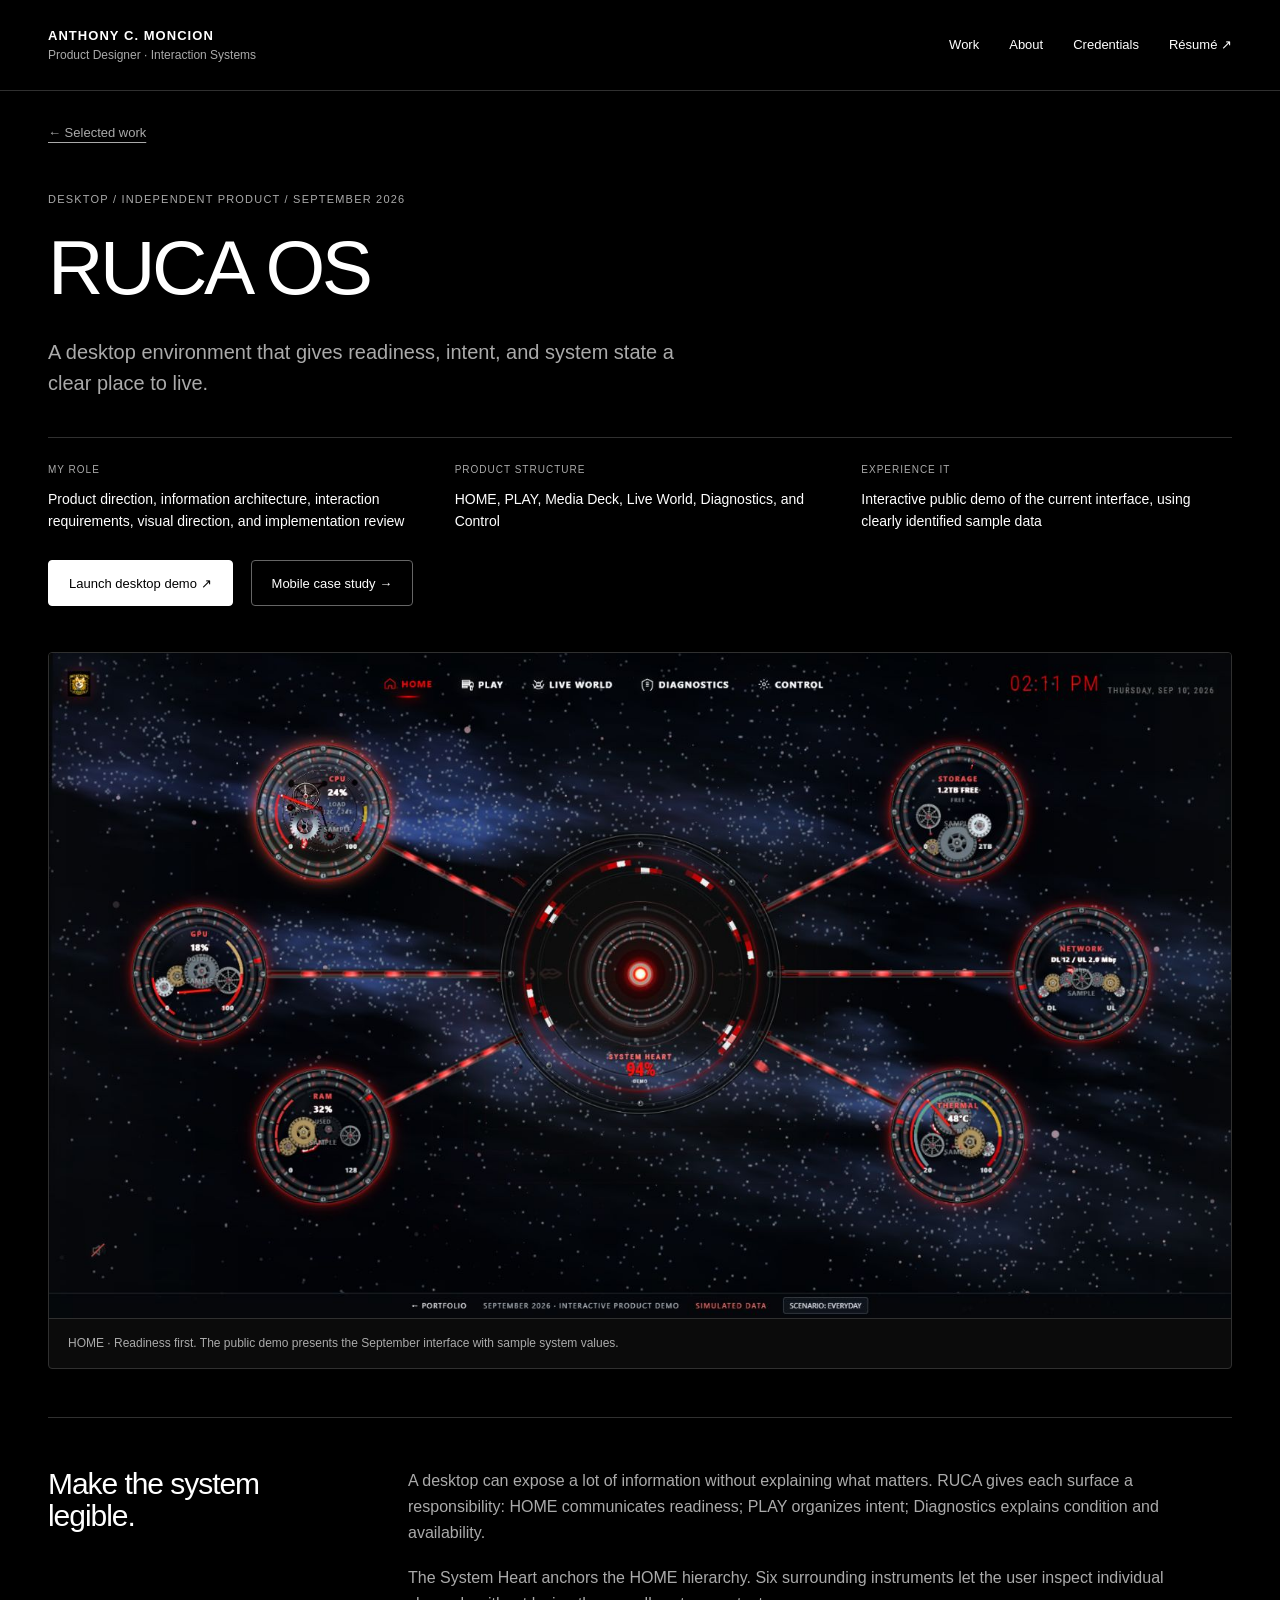
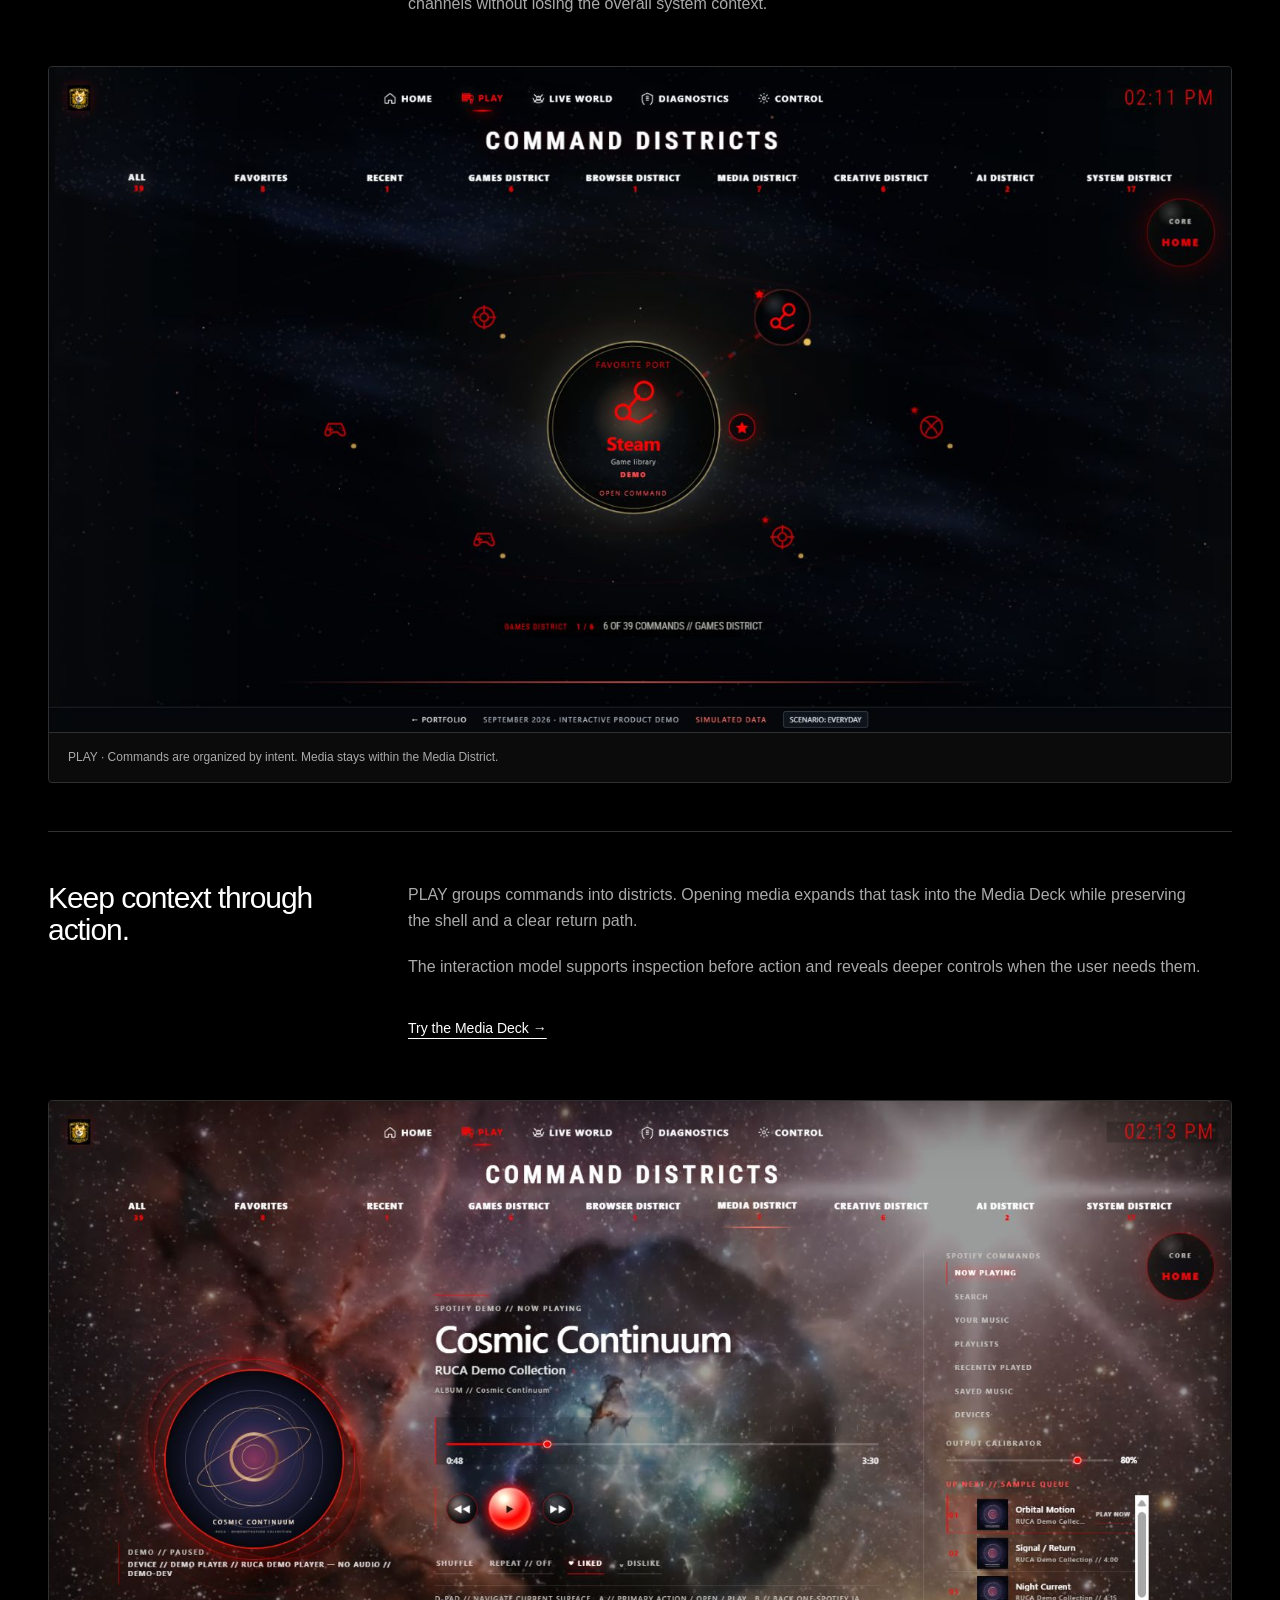
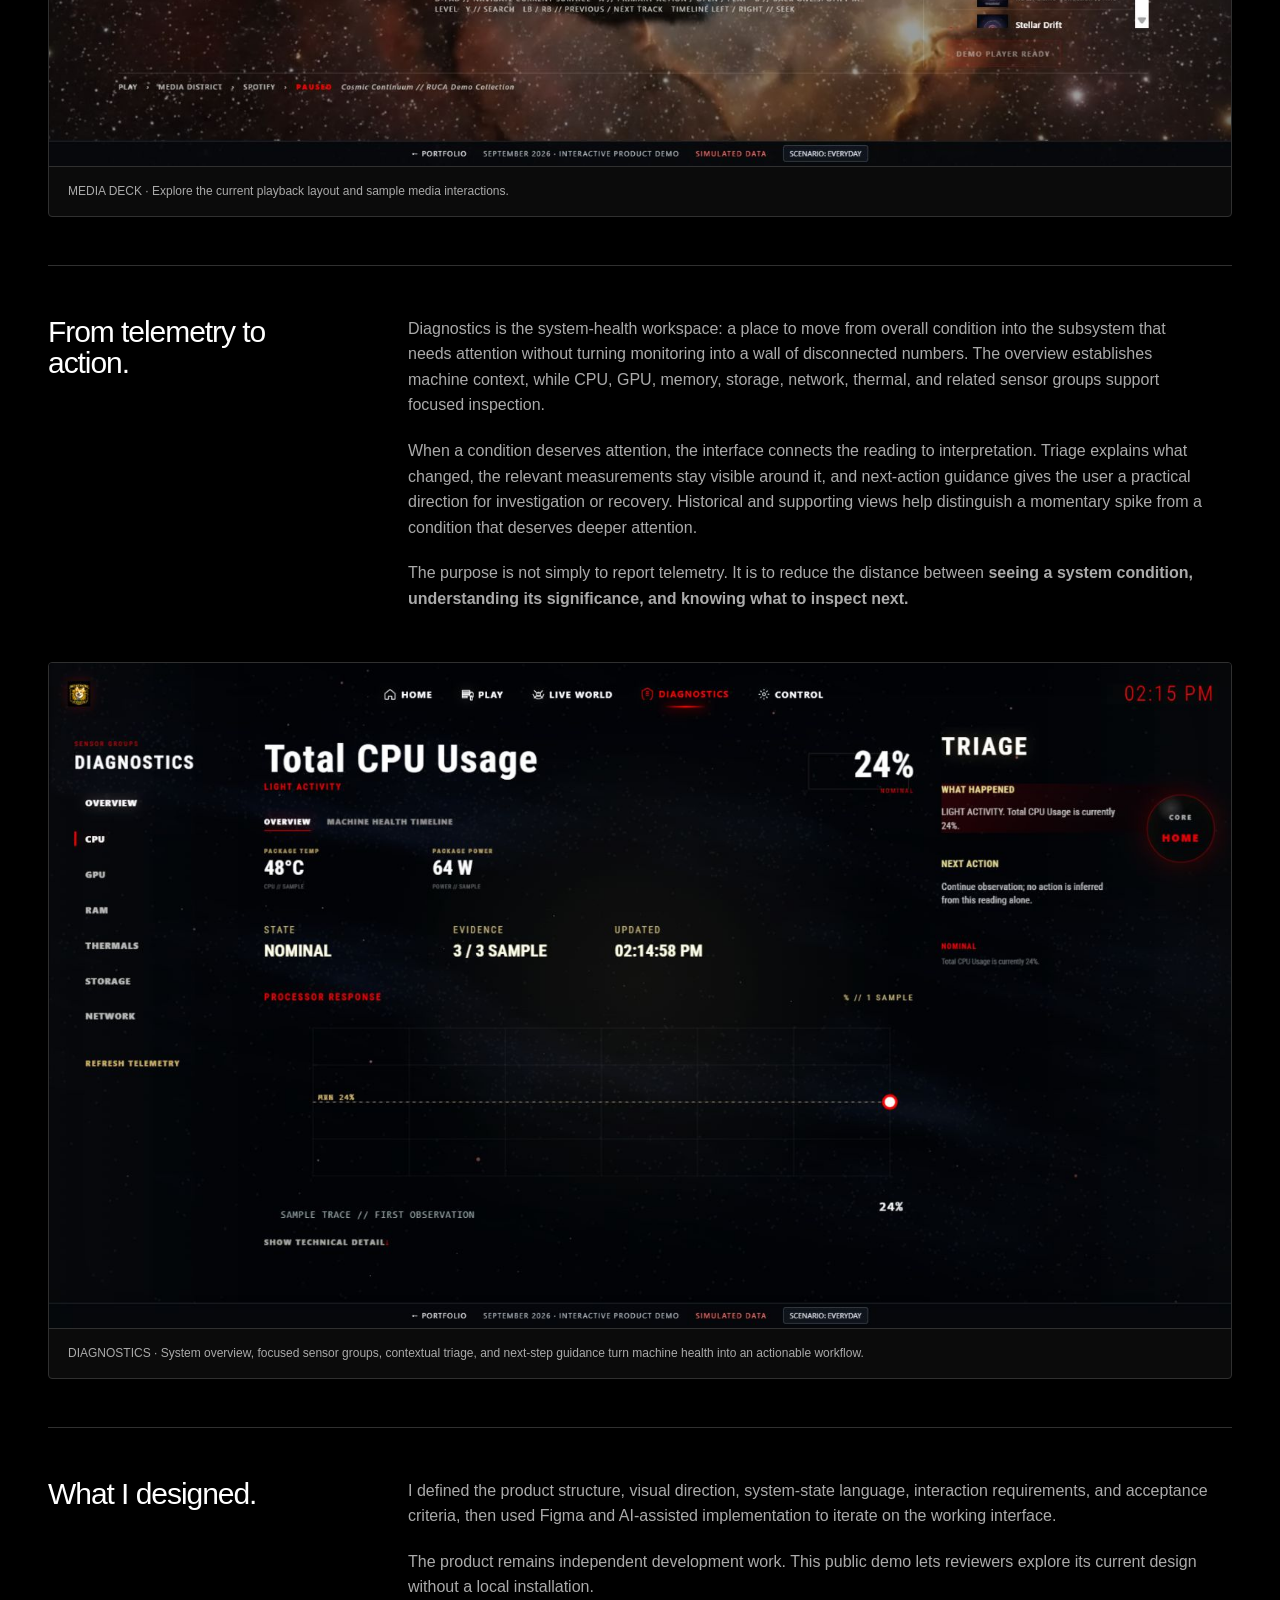
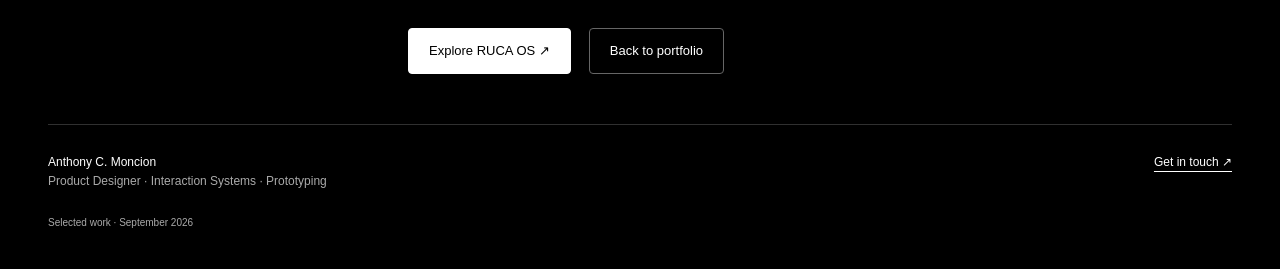
<file: portfolio/ruca-os/index.html>
<!doctype html>
<html lang="en"><head><meta charset="utf-8"><meta name="viewport" content="width=device-width,initial-scale=1"><meta name="description" content="RUCA OS: current desktop product design and interactive demo by Anthony C. Moncion."><meta name="theme-color" content="#000000"><meta name="color-scheme" content="dark"><meta http-equiv="Content-Security-Policy" content="default-src 'self';style-src 'self';script-src 'self';img-src 'self' data:;font-src 'self';connect-src 'self';object-src 'none';base-uri 'none'"><title>RUCA OS | Anthony C. Moncion</title><link rel="icon" href="/icons/icon-192.png"><link rel="stylesheet" href="/portfolio/portfolio.css?v=20260910-current-release"><script src="/portfolio/portfolio.js?v=20260910-current-release" defer></script></head><body><a class="skip-link" href="#main">Skip to content</a>
<header class="site-header"><div class="header-inner"><a class="identity" href="/portfolio/"><strong>ANTHONY C. MONCION</strong><span>Product Designer · Interaction Systems</span></a><nav aria-label="Main navigation"><a href="/portfolio/#work">Work</a><a href="/portfolio/#about">About</a><a href="/portfolio/#credentials">Credentials</a><a href="/resume/Anthony_Moncion_Interaction_Designer_Public_Resume.pdf">Résumé ↗</a></nav></div></header><main id="main" class="wrap"><a class="back-link" href="/portfolio/#work">← Selected work</a><section class="case-hero"><p class="eyebrow">Desktop / Independent product / September 2026</p><h1>RUCA OS</h1><p class="lead">A desktop environment that gives readiness, intent, and system state a clear place to live.</p><dl class="case-meta"><div><dt>My role</dt><dd>Product direction, information architecture, interaction requirements, visual direction, and implementation review</dd></div><div><dt>Product structure</dt><dd>HOME, PLAY, Media Deck, Live World, Diagnostics, and Control</dd></div><div><dt>Experience it</dt><dd>Interactive public demo of the current interface, using clearly identified sample data</dd></div></dl><div class="actions"><a class="button" href="/demo/">Launch desktop demo ↗</a><a class="button secondary" href="/portfolio/ruca-mobile/">Mobile case study →</a></div></section><figure class="evidence-figure"><a class="image-link" href="/demo/#home" aria-label="RUCA OS HOME with its current mechanical System Heart and six instruments. Open interactive demo"><img src="/demo/assets/evidence/home.png" alt="RUCA OS HOME with its current mechanical System Heart and six instruments" loading="eager" width="1600" height="900"></a><figcaption>HOME · Readiness first. The public demo presents the September interface with sample system values.</figcaption></figure><section class="case-section"><h2>Make the system legible.</h2><div class="body-copy"><p>A desktop can expose a lot of information without explaining what matters. RUCA gives each surface a responsibility: HOME communicates readiness; PLAY organizes intent; Diagnostics explains condition and availability.</p><p>The System Heart anchors the HOME hierarchy. Six surrounding instruments let the user inspect individual channels without losing the overall system context.</p></div></section><figure class="evidence-figure"><a class="image-link" href="/demo/#play" aria-label="RUCA OS PLAY Command Districts. Open interactive demo"><img src="/demo/assets/evidence/play.png" alt="RUCA OS PLAY Command Districts" loading="lazy" width="1600" height="900"></a><figcaption>PLAY · Commands are organized by intent. Media stays within the Media District.</figcaption></figure><section class="case-section"><h2>Keep context through action.</h2><div class="body-copy"><p>PLAY groups commands into districts. Opening media expands that task into the Media Deck while preserving the shell and a clear return path.</p><p>The interaction model supports inspection before action and reveals deeper controls when the user needs them.</p><div class="actions"><a class="text-link" href="/demo/#media">Try the Media Deck →</a></div></div></section><figure class="evidence-figure"><a class="image-link" href="/demo/#media" aria-label="RUCA OS current Media Deck public demo. Open interactive demo"><img src="/demo/assets/evidence/media.png" alt="RUCA OS current Media Deck public demo" loading="lazy" width="1600" height="900"></a><figcaption>MEDIA DECK · Explore the current playback layout and sample media interactions.</figcaption></figure><section class="case-section"><h2>From telemetry to action.</h2><div class="body-copy"><p>Diagnostics is the system-health workspace: a place to move from overall condition into the subsystem that needs attention without turning monitoring into a wall of disconnected numbers. The overview establishes machine context, while CPU, GPU, memory, storage, network, thermal, and related sensor groups support focused inspection.</p><p>When a condition deserves attention, the interface connects the reading to interpretation. Triage explains what changed, the relevant measurements stay visible around it, and next-action guidance gives the user a practical direction for investigation or recovery. Historical and supporting views help distinguish a momentary spike from a condition that deserves deeper attention.</p><p>The purpose is not simply to report telemetry. It is to reduce the distance between <strong>seeing a system condition, understanding its significance, and knowing what to inspect next.</strong></p></div></section><figure class="evidence-figure"><a class="image-link" href="/demo/#diagnostics" aria-label="RUCA OS current Diagnostics public demo. Open interactive demo"><img src="/demo/assets/evidence/diagnostics.png" alt="RUCA OS current Diagnostics public demo" loading="lazy" width="1600" height="900"></a><figcaption>DIAGNOSTICS · System overview, focused sensor groups, contextual triage, and next-step guidance turn machine health into an actionable workflow.</figcaption></figure><section class="case-section"><h2>What I designed.</h2><div class="body-copy"><p>I defined the product structure, visual direction, system-state language, interaction requirements, and acceptance criteria, then used Figma and AI-assisted implementation to iterate on the working interface.</p><p>The product remains independent development work. This public demo lets reviewers explore its current design without a local installation.</p><div class="actions"><a class="button" href="/demo/">Explore RUCA OS ↗</a><a class="button secondary" href="/portfolio/">Back to portfolio</a></div></div></section></main><footer class="site-footer wrap"><p>Anthony C. Moncion <span>Product Designer · Interaction Systems · Prototyping</span></p><a href="mailto:hello@rucasrapidpcrepairlab.com">Get in touch ↗</a><p class="release">Selected work · September 2026</p></footer></body></html>
</file>
